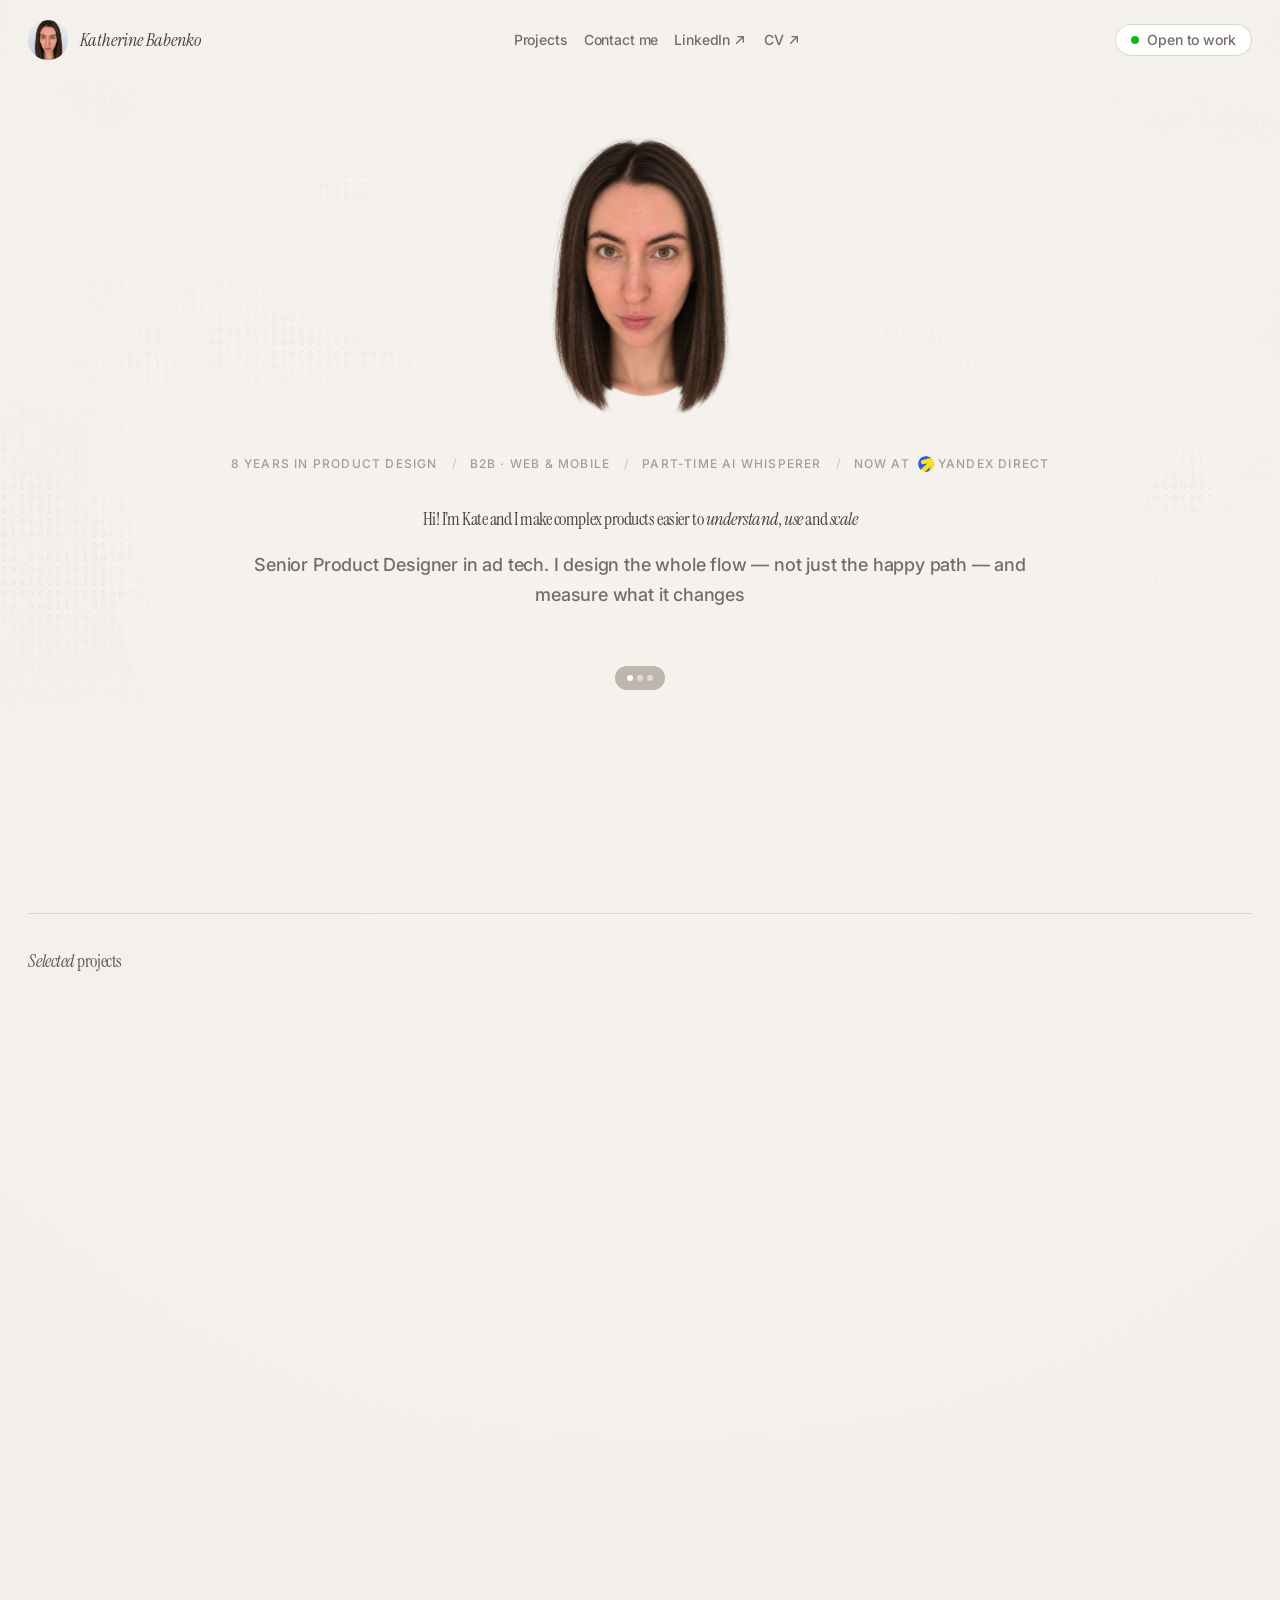
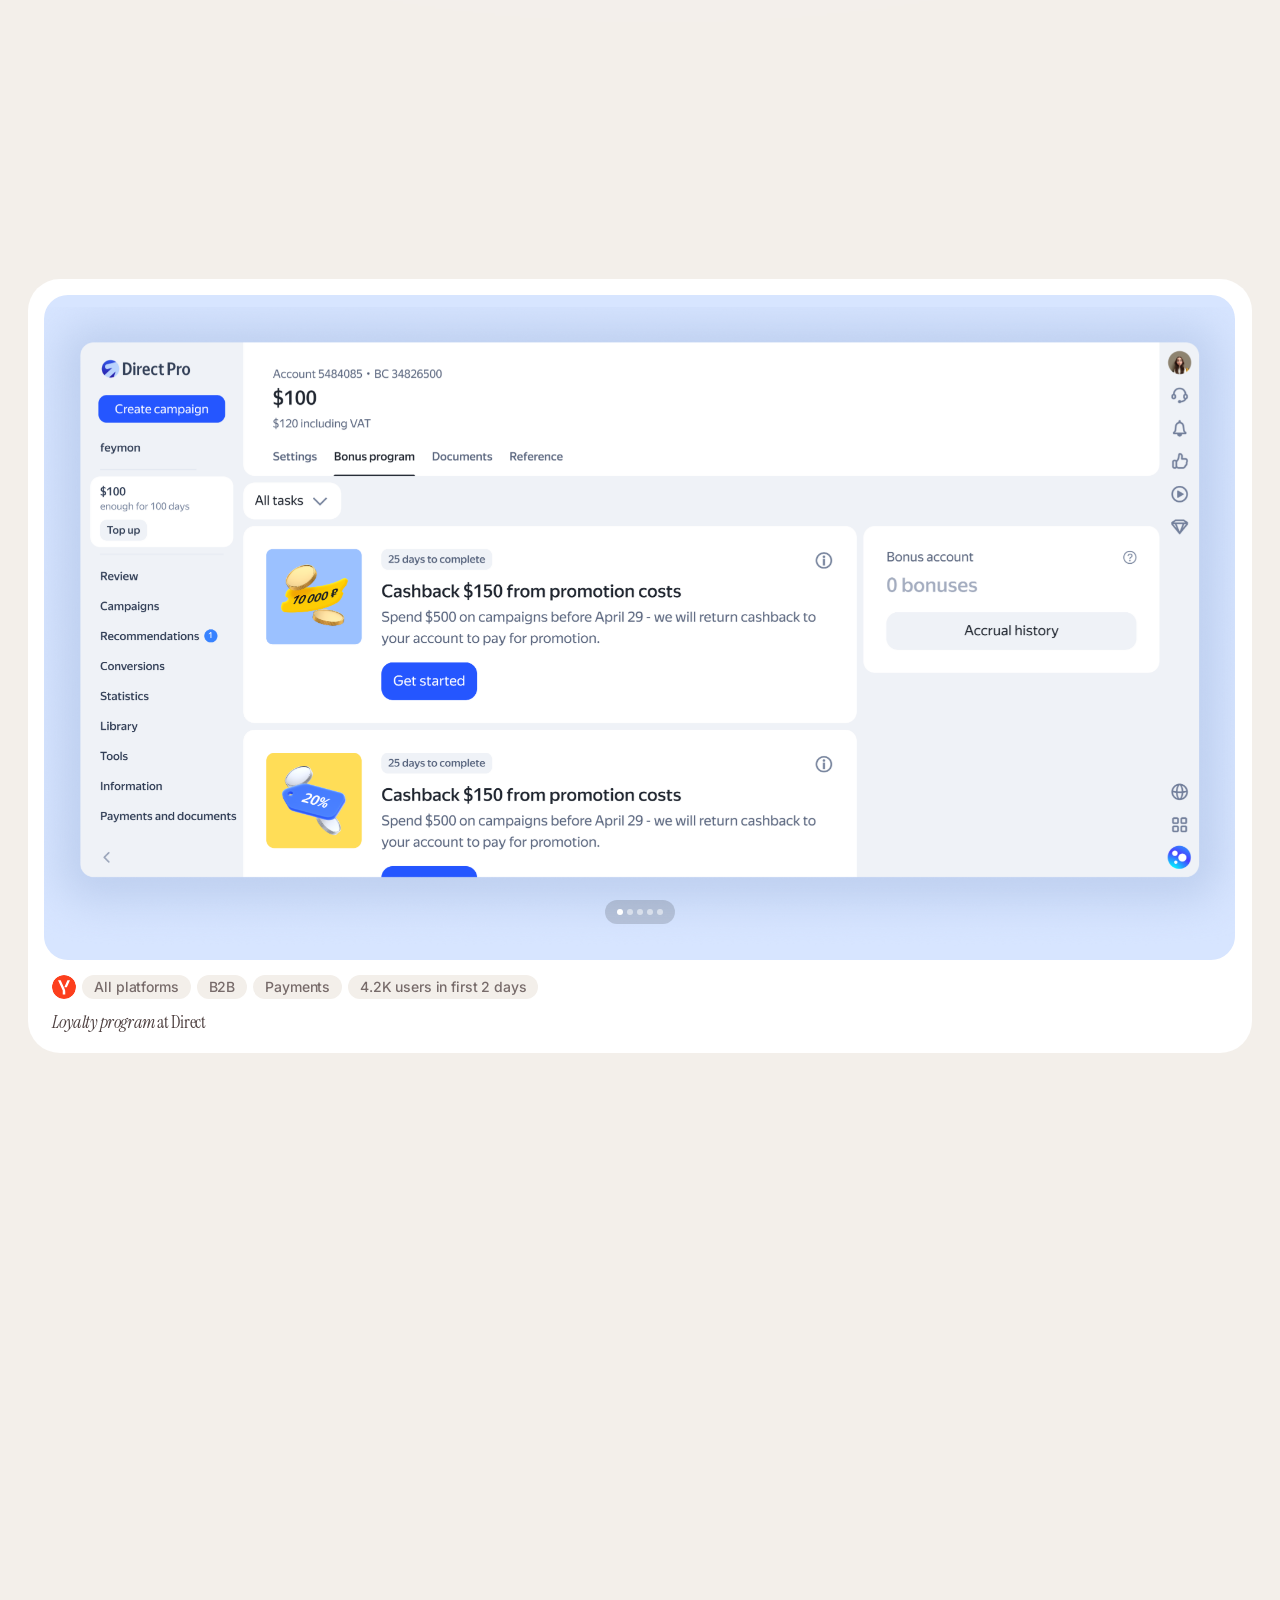
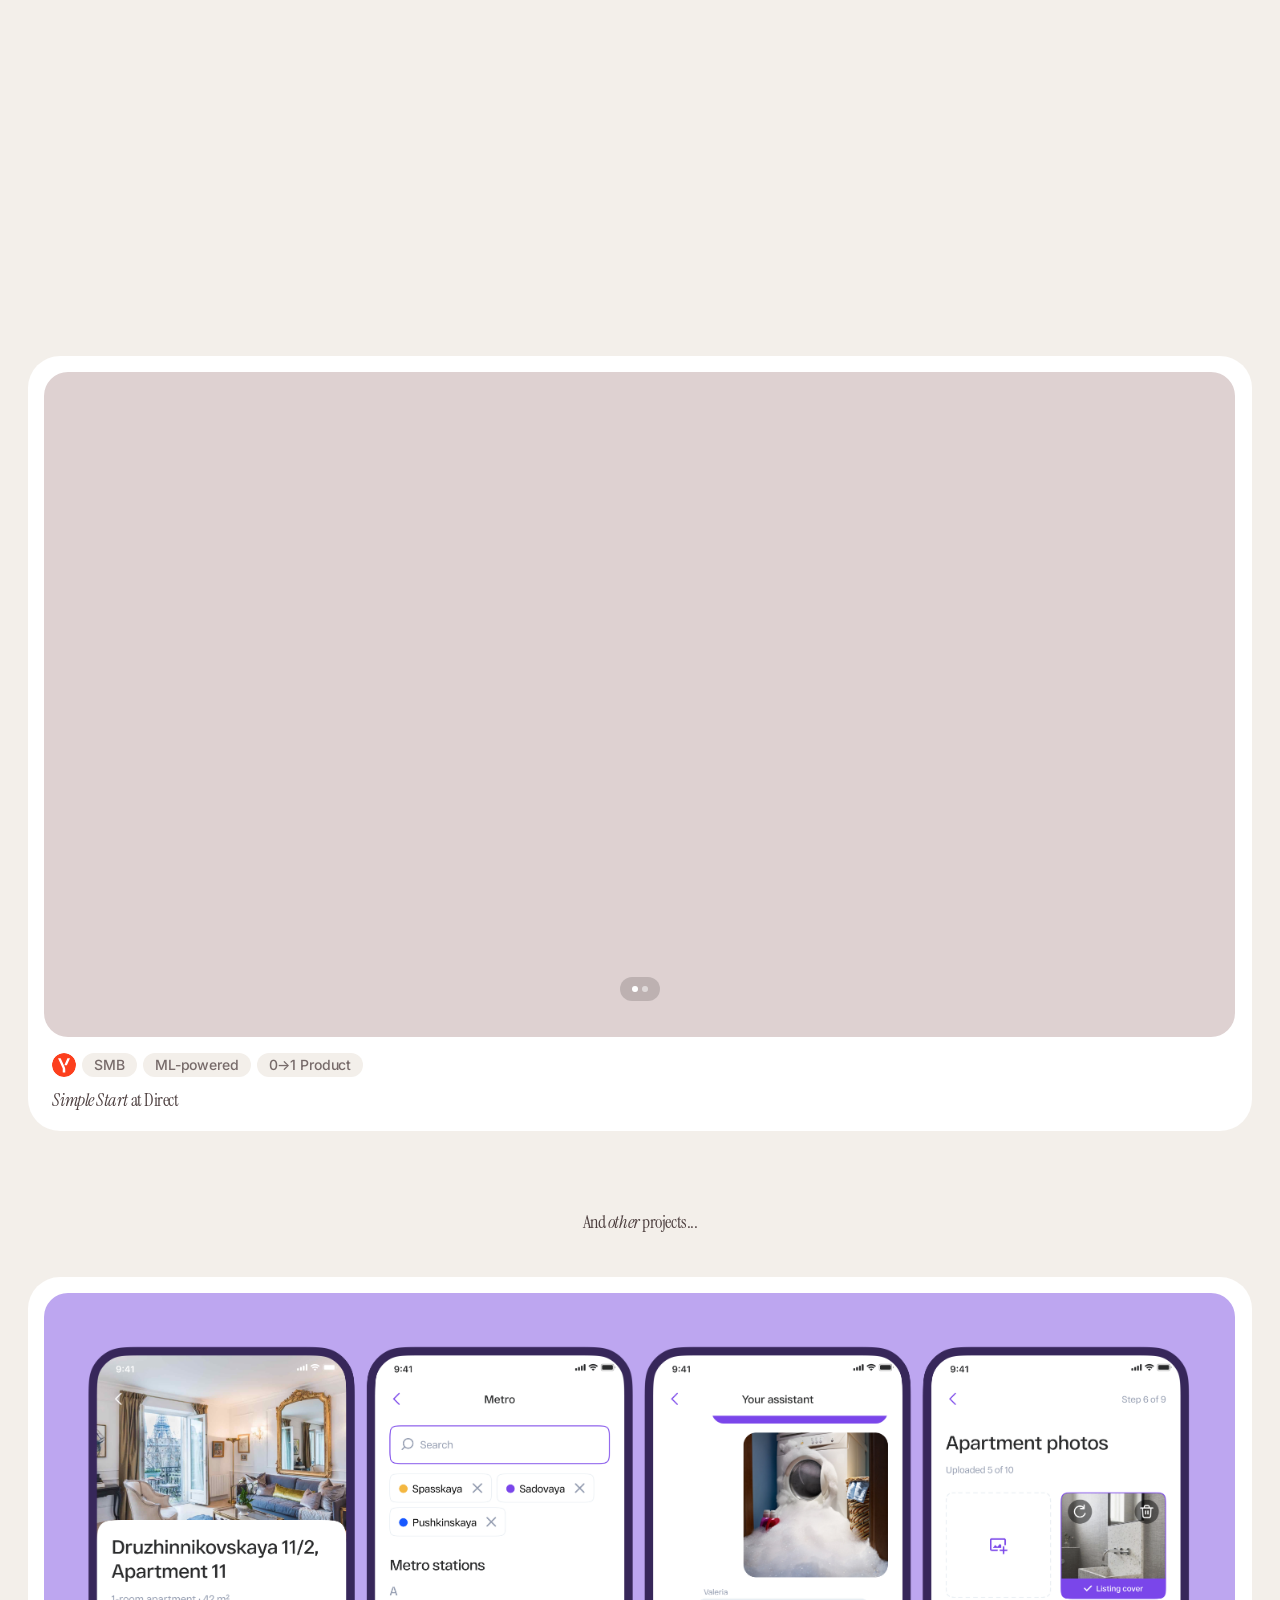
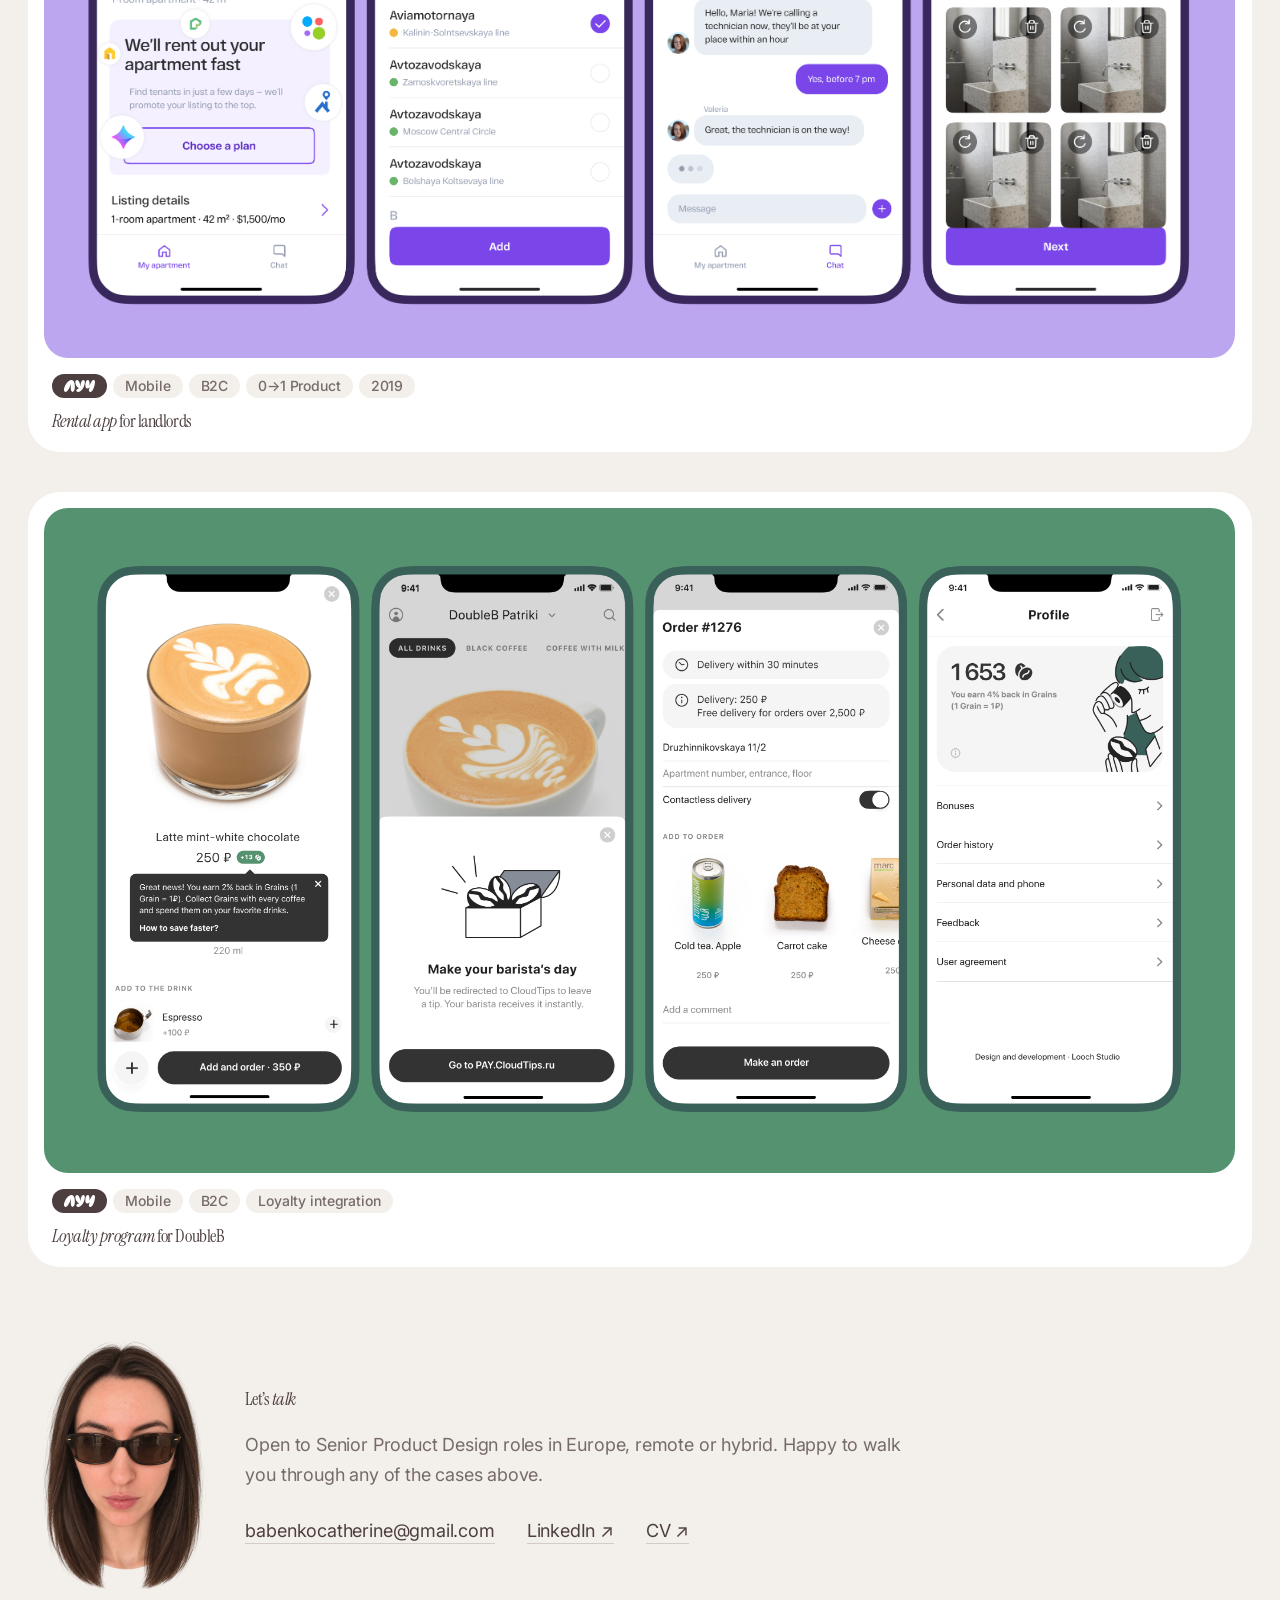
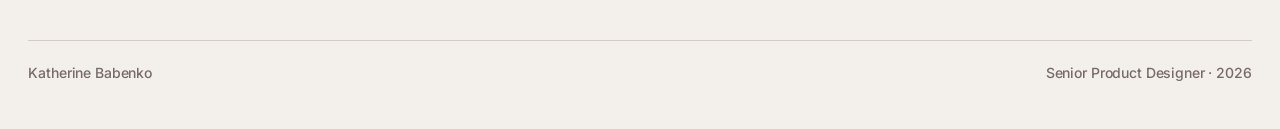
<file: index.html>
<!DOCTYPE html>
<html lang="en">
  <head>
    <meta charset="UTF-8" />
    <meta name="viewport" content="width=device-width, initial-scale=1.0" />
    <title>Katherine Babenko — Portfolio</title>
    <!-- The bar's avatar, as the tab's mark: the portrait on its plate -->
    <link rel="icon" type="image/png" sizes="32x32" href="assets/favicon-32.png" />
    <link rel="icon" type="image/png" sizes="16x16" href="assets/favicon-16.png" />
    <link rel="apple-touch-icon" sizes="180x180" href="assets/apple-touch-icon.png" />
    <!-- Google tag (gtag.js) — GA4, property «Portfolio» -->
    <script
      async
      src="https://www.googletagmanager.com/gtag/js?id=G-S8H2CMY41K"
    ></script>
    <script>
      window.dataLayer = window.dataLayer || [];
      function gtag() {
        dataLayer.push(arguments);
      }
      gtag("js", new Date());
      /* Only the live site reports: a local copy on 127.0.0.1 or a
         preview never reaches the account. */
      if (location.hostname === "feymonia.com") {
        gtag("config", "G-S8H2CMY41K");
      }
    </script>
    <link rel="preconnect" href="https://fonts.googleapis.com" />
    <link rel="preconnect" href="https://fonts.gstatic.com" crossorigin />
    <!-- Two families, and only the cuts the kit uses: Instrument Serif
         upright + italic, Inter Medium. -->
    <link
      href="https://fonts.googleapis.com/css2?family=Instrument+Serif:ital@0;1&family=Inter:wght@500&family=Caveat&display=swap"
      rel="stylesheet"
    />
    <!-- design system first: tokens, then components -->
    <link rel="stylesheet" href="design-system.css?v=20261018" />
    <link rel="stylesheet" href="styles.css?v=hero5" />
    <link rel="stylesheet" href="mobile.css?v=hero6" />
    <!-- Cards hide for the scroll reveal only when a script will show
         them: the observer must exist and motion must be wanted. If
         motion.js never arrives, the timer below shows everything. -->
    <script>
      if (
        "IntersectionObserver" in window &&
        !matchMedia("(prefers-reduced-motion: reduce)").matches
      ) {
        document.documentElement.classList.add("reveal-pending");
        window.__revealFallback = setTimeout(function () {
          document.documentElement.classList.remove("reveal-pending");
        }, 4000);
      }
    </script>
  </head>
  <body>
    <header class="nav is-entering" id="nav">
      <div class="wrap">
        <a href="#top" class="brand" aria-label="Home">
          <span class="brand__avatar" aria-hidden="true">
            <img src="assets/kate.png" alt="" width="45" height="45" />
          </span>
          <span class="brand__name">Katherine Babenko</span>
        </a>
        <nav class="links" aria-label="Primary">
          <a href="#projects" class="hide-sm">Projects</a>
          <a href="#contact" class="hide-sm">Contact me</a>
          <a
            href="https://www.linkedin.com/in/katherinebabenko/"
            class="link--external hide-sm"
            target="_blank"
            rel="noopener noreferrer"
          >
            LinkedIn
            <svg
              class="link__icon"
              width="16"
              height="16"
              viewBox="0 0 16 16"
              fill="none"
              aria-hidden="true"
            >
              <path
                d="M5.33333 4.66667C5.33333 4.29848 5.63181 4 6 4L11.3333 4C11.7015 4 12 4.29848 12 4.66667V10C12 10.3682 11.7015 10.6667 11.3333 10.6667C10.9651 10.6667 10.6667 10.3682 10.6667 10V6.27614L5.13807 11.8047C4.87772 12.0651 4.45561 12.0651 4.19526 11.8047C3.93491 11.5444 3.93491 11.1223 4.19526 10.8619L9.72386 5.33333L6 5.33333C5.63181 5.33333 5.33333 5.03486 5.33333 4.66667Z"
                fill="currentColor"
              />
            </svg>
          </a>
          <a
            href="https://drive.google.com/file/d/1n2hulpLPegE_FKUlJmMPAuQHcvfyVxjl/view?usp=sharing"
            class="link--external"
            target="_blank"
            rel="noopener noreferrer"
          >
            CV
            <svg
              class="link__icon"
              width="16"
              height="16"
              viewBox="0 0 16 16"
              fill="none"
              aria-hidden="true"
            >
              <path
                d="M5.33333 4.66667C5.33333 4.29848 5.63181 4 6 4L11.3333 4C11.7015 4 12 4.29848 12 4.66667V10C12 10.3682 11.7015 10.6667 11.3333 10.6667C10.9651 10.6667 10.6667 10.3682 10.6667 10V6.27614L5.13807 11.8047C4.87772 12.0651 4.45561 12.0651 4.19526 11.8047C3.93491 11.5444 3.93491 11.1223 4.19526 10.8619L9.72386 5.33333L6 5.33333C5.63181 5.33333 5.33333 5.03486 5.33333 4.66667Z"
                fill="currentColor"
              />
            </svg>
          </a>
        </nav>
        <a href="#contact" class="availability" aria-label="Open to work — get in touch">
          <span class="pulse"></span> Open to work
        </a>
      </div>
    </header>

    <main id="top">
      <!-- HeroSlider — three versions of Kate on one structure.
           Figma: 200:94679 (product designer), 173:23275 (tennis),
           203:37850 (pink ranger). Every slide is the same four parts in
           the same order; only the portrait, the meta line and the
           statement change. Driven by slider.js, the same engine the
           project cards use — here with --slider-edge narrowed so only
           the outer fifths navigate and the middle stays readable. -->
      <section
        class="hero slider is-entering"
        id="hero"
        data-slider
        aria-roledescription="carousel"
        aria-label="Kate, three ways"
      >
        <!-- Figma 200:94680 — a white rectangle under a 500px blur, kept
             as its own layer. It ends where it ends; nothing fades into
             the section below it. -->
        <div class="hero__glow" aria-hidden="true"></div>
        <canvas class="hero__pattern" aria-hidden="true"></canvas>

        <div class="slider__viewport hero__viewport">
          <article class="slide hero__slide" aria-label="Product designer">
            <div class="hero__portrait">
              <img
                src="assets/kate.png"
                alt="Katherine Babenko"
                width="280"
                height="280"
              />
            </div>

            <!-- The separators are read as punctuation, not content -->
            <p class="hero__meta">
              <span>8 years in product design</span>
              <span class="hero__meta-rule" aria-hidden="true">/</span>
              <span>B2B · web &amp; mobile</span>
              <span class="hero__meta-rule" aria-hidden="true">/</span>
              <span>Part-time AI whisperer</span>
              <span class="hero__meta-rule" aria-hidden="true">/</span>
              <span class="hero__meta-pair">
                <span>Now at</span>
                <span class="hero__meta-value">
                  <img
                    class="hero__meta-mark"
                    src="assets/direct-icon-16.svg"
                    alt=""
                    width="16"
                    height="16"
                  />
                  <span>Yandex Direct</span>
                </span>
              </span>
            </p>

            <h1 id="hero-heading" class="hero__title">
              Hi! I’m Kate and I make complex products easier to
              <em>understand</em>, <em>use</em> and <em>scale</em>
            </h1>

            <p class="hero__subtitle">
              Senior Product Designer in ad tech. I design the whole flow — not just
              the happy path — and measure what it changes
            </p>
          </article>

          <article class="slide hero__slide" aria-label="Tennis">
            <div class="hero__portrait">
              <img
                src="assets/hero/kate-tennis.png"
                alt="Katherine Babenko in a tennis visor"
                width="280"
                height="280"
              />
            </div>

            <p class="hero__meta">
              <span>2+ years in tennis</span>
              <span class="hero__meta-rule" aria-hidden="true">/</span>
              <span>Working on my serve</span>
              <span class="hero__meta-rule" aria-hidden="true">/</span>
              <span class="hero__meta-pair">
                <span>Team</span>
                <span class="hero__meta-value">
                  <span class="hero__meta-mark" aria-hidden="true">🎾</span>
                  <span>Aryna Sabalenka</span>
                </span>
              </span>
            </p>

            <!-- The kit breaks both personal statements by hand, so the
                 line is part of the writing rather than of the measure. -->
            <h2 class="hero__title">
              Still Kate, but now I make tennis balls<br />
              <em>harder to return</em>
            </h2>

            <p class="hero__subtitle">
              Same rule on court as at work: iterate until it lands
            </p>
          </article>

          <article class="slide hero__slide" aria-label="Pink Ranger">
            <div class="hero__portrait">
              <img
                src="assets/hero/kate-ranger.png"
                alt="Katherine Babenko in a Pink Ranger helmet"
                width="280"
                height="280"
              />
            </div>

            <p class="hero__meta hero__meta--pink">
              <span>90s kid</span>
              <span class="hero__meta-rule" aria-hidden="true">/</span>
              <span>First UI: a Tamagotchi</span>
              <span class="hero__meta-rule" aria-hidden="true">/</span>
              <span class="hero__meta-pair">
                <span>Favorite color</span>
                <span class="hero__meta-value">
                  <span class="hero__meta-mark" aria-hidden="true">🩷</span>
                  <span>Pink</span>
                </span>
              </span>
            </p>

            <h2 class="hero__title">
              As a kid, I wanted to be the Pink Ranger.<br />
              I still <em>fight chaos</em> — in product flows
            </h2>

            <p class="hero__subtitle">
              Bright colors, big missions, saving the day — still my favorite kind
              of brief
            </p>
          </article>
        </div>
      </section>

      <section
        class="projects-intro"
        id="projects"
        aria-labelledby="projects-heading"
      >
        <h2 id="projects-heading" class="projects-intro__title">
          <em>Selected</em> projects
        </h2>

        <article class="project-card">
          <!-- The app case — Section 5 of the kit, in the order it lays the
               frames out left to right. The first is a photograph with the
               phone already in it; the rest are cut-outs the slide has
               already cropped. Each is placed by its own coordinates, so
               the positions live in the CSS, not here. -->
          <div
            class="project-card__stage project-card__stage--app slider"
            data-slider
            aria-label="Direct app"
          >
            <div class="slider__viewport">
              <div class="slide">
                <img
                  class="app-media app-media--hand"
                  src="assets/slides/app/01-app.png"
                  alt="A hand holding a phone with the Direct app open on it: the balance, a cashback offer and the campaign summary"
                  width="3850"
                  height="3607"
                />
              </div>
              <div class="slide">
                <img
                  class="app-media app-media--screens"
                  src="assets/slides/app/02-screens.png"
                  alt="Three screens of the Direct app: choosing how to create an ad, promoting a business on Maps, and picking a monthly budget"
                  width="2400"
                  height="1500"
                  loading="lazy"
                />
              </div>
              <div class="slide">
                <img
                  class="app-media app-media--pair"
                  src="assets/slides/app/03-recommendations.png"
                  alt="Two screens of the Direct app: the list of recommendations, and one of them opened on optimising ad text"
                  width="1408"
                  height="1368"
                  loading="lazy"
                />
              </div>
              <div class="slide">
                <img
                  class="app-media app-media--pair"
                  src="assets/slides/app/04-top-up.png"
                  alt="Two screens of the Direct app: topping up the account, and the promo codes available for it"
                  width="1408"
                  height="1368"
                  loading="lazy"
                />
              </div>
            </div>
          </div>
          <header class="project-card__caption">
            <ul class="project-card__tags">
              <li class="tag tag--mark">
                <img src="assets/yandex-mark.svg" alt="Yandex" width="24" height="24" />
              </li>
              <li class="tag tag--neutral">Mobile</li>
              <li class="tag tag--neutral">B2B</li>
              <li class="tag tag--neutral">0→1 Product</li>
            </ul>
            <h3 class="project-card__title">
              Direct <em>app</em>
            </h3>
          </header>
        </article>

        <article class="project-card">
          <!-- Four frames, in the order the kit lays them out left to right
               (237:51361). Each export is 2x and transparent around its
               content, so the tinted plate behind it is the stage's own. -->
          <div
            class="project-card__stage project-card__stage--loyalty slider"
            data-slider
            aria-label="Loyalty program at Direct"
          >
            <div class="slider__viewport">
              <div class="slide">
                <img
                  class="project-card__ui"
                  src="assets/slides/loyalty/01-bonus-program.png"
                  alt="Direct Pro bonus programme — the list of tasks an advertiser can complete"
                  width="2688"
                  height="1445"
                />
              </div>
              <div class="slide">
                <img
                  class="project-card__ui"
                  src="assets/slides/loyalty/02-mobile.png"
                  alt="The bonus programme on mobile — budget, tasks and a reward notification"
                  width="1580"
                  height="1500"
                  loading="lazy"
                />
              </div>
              <div class="slide">
                <img
                  class="project-card__ui"
                  src="assets/slides/loyalty/03-promo-card.png"
                  alt="A promo card for a special occasion, on the phone"
                  width="1383"
                  height="1500"
                  loading="lazy"
                />
                <!-- Broken by hand where the macket breaks it, like the
                     hero statements — the measure alone would wrap it a
                     word late. -->
                <p class="stage-note stage-note--aside">
                  An eye-catching card<br />for special occasions
                </p>
                <img
                  class="stage-note__arrow"
                  src="assets/annotation-arrow.svg"
                  alt=""
                  aria-hidden="true"
                  width="113"
                  height="79"
                  loading="lazy"
                />
              </div>
              <div class="slide">
                <img
                  class="project-card__ui"
                  src="assets/slides/loyalty/04-campaigns.png"
                  alt="The campaigns table in Direct Pro with the bonus widget in the sidebar"
                  width="2688"
                  height="1472"
                  loading="lazy"
                />
              </div>
              <!-- The plate under this one is the stage's, switched by its
                   index — see .project-card__stage--loyalty[data-slide] -->
              <div class="slide">
                <img
                  class="project-card__shot"
                  src="assets/slides/loyalty/05-before.png"
                  alt="The bonus programme before the redesign — a bonus balance above a list of current promotions"
                  width="2025"
                  height="1171"
                  loading="lazy"
                />
                <p class="stage-note stage-note--label">Before</p>
              </div>
            </div>
          </div>
          <!-- ProjectCardContent: tags, then title. Only the content below
               changes per project. -->
          <header class="project-card__caption">
            <ul class="project-card__tags">
              <li class="tag tag--mark">
                <img src="assets/yandex-mark.svg" alt="Yandex" width="24" height="24" />
              </li>
              <li class="tag tag--neutral">All platforms</li>
              <li class="tag tag--neutral">B2B</li>
              <li class="tag tag--neutral">Payments</li>
              <li class="tag tag--neutral">4.2K users in first 2 days</li>
            </ul>
            <h3 class="project-card__title">
              <em>Loyalty program</em> at Direct
            </h3>
          </header>
        </article>

        <article class="project-card">
          <div
            class="project-card__stage project-card__stage--overdraft slider"
            data-slider
            aria-label="Overdraft"
          >
            <div class="slider__viewport">
              <!-- A frame can be a video. slider.js starts it when this
                   slide is the one on stage and the card is on screen,
                   and pauses it the moment either stops being true. -->
              <div class="slide">
                <video
                  class="overdraft-media overdraft-media--video"
                  src="assets/slides/overdraft/01-flow.mp4"
                  width="1360"
                  height="650"
                  muted
                  loop
                  playsinline
                  preload="metadata"
                  aria-label="The overdraft flow end to end: finding it, activating it, spending it and paying it back"
                ></video>
              </div>
              <!-- One dialog, ten states, cross-faded on the spot by
                   slider.js while this slide is the one on stage. -->
              <div class="slide">
                <div
                  class="overdraft-states"
                  data-states
                  role="img"
                  aria-label="Ten states of the overdraft dialog: limits, warnings, errors, repayment and the states in between"
                >
                  <img src="assets/slides/overdraft/states/01.png" alt="" width="1440" height="1132" loading="lazy" />
                  <img src="assets/slides/overdraft/states/02.png" alt="" width="1440" height="1132" loading="lazy" />
                  <img src="assets/slides/overdraft/states/03.png" alt="" width="1440" height="1132" loading="lazy" />
                  <img src="assets/slides/overdraft/states/04.png" alt="" width="1440" height="1132" loading="lazy" />
                  <img src="assets/slides/overdraft/states/05.png" alt="" width="1440" height="1132" loading="lazy" />
                  <img src="assets/slides/overdraft/states/06.png" alt="" width="1440" height="1132" loading="lazy" />
                  <img src="assets/slides/overdraft/states/07.png" alt="" width="1440" height="1132" loading="lazy" />
                  <img src="assets/slides/overdraft/states/08.png" alt="" width="1440" height="1132" loading="lazy" />
                  <img src="assets/slides/overdraft/states/09.png" alt="" width="1440" height="1132" loading="lazy" />
                  <img src="assets/slides/overdraft/states/10.png" alt="" width="1440" height="1132" loading="lazy" />
                </div>
              </div>
              <div class="slide">
                <img
                  class="overdraft-media overdraft-media--mobile"
                  src="assets/slides/overdraft/03-mobile.png"
                  alt="Overdraft on mobile: the available limit, and the warning once it has been spent"
                  width="2370"
                  height="2250"
                  loading="lazy"
                />
              </div>
              <div class="slide">
                <img
                  class="overdraft-media overdraft-media--onboarding"
                  src="assets/slides/overdraft/04-onboarding.png"
                  alt="Three onboarding screens explaining what an overdraft is, how to enable it and how to repay it"
                  width="2606"
                  height="1770"
                  loading="lazy"
                />
              </div>
            </div>
          </div>
          <header class="project-card__caption">
            <ul class="project-card__tags">
              <li class="tag tag--mark">
                <img
                  src="assets/yandex-mark.svg"
                  alt="Yandex"
                  width="24"
                  height="24"
                />
              </li>
              <li class="tag tag--neutral">B2B</li>
              <li class="tag tag--neutral">Payments</li>
              <li class="tag tag--neutral">+40% adoption</li>
            </ul>
            <h3 class="project-card__title">Overdraft</h3>
          </header>
        </article>

        <article class="project-card">
          <div
            class="project-card__stage project-card__stage--simple slider"
            data-slider
            aria-label="Simple Start at Direct"
          >
            <div class="slider__viewport">
              <div class="slide">
                <video
                  class="simple-media simple-media--video"
                  src="assets/slides/simple-campaign/01-demo.mp4"
                  width="2040"
                  height="976"
                  muted
                  loop
                  playsinline
                  preload="metadata"
                  aria-label="Creating a campaign in Direct from a single website link, step by step, to a launched ad"
                ></video>
              </div>
              <div class="slide">
                <video
                  class="simple-media simple-media--video"
                  src="assets/slides/simple-campaign/02-demo.mp4"
                  width="2040"
                  height="976"
                  muted
                  loop
                  playsinline
                  preload="none"
                  aria-label="The last steps of creating a campaign: previewing how the ads will look on Yandex Maps, before and after launch"
                ></video>
              </div>
            </div>
          </div>
          <header class="project-card__caption">
            <ul class="project-card__tags">
              <li class="tag tag--mark">
                <img
                  src="assets/yandex-mark.svg"
                  alt="Yandex"
                  width="24"
                  height="24"
                />
              </li>
              <li class="tag tag--neutral">SMB</li>
              <li class="tag tag--neutral">ML-powered</li>
              <li class="tag tag--neutral">0→1 Product</li>
            </ul>
            <h3 class="project-card__title">
              <em>Simple Start</em> at Direct
            </h3>
          </header>
        </article>
      </section>

      <!-- Hidden for now: the Yandex Business case has no frames yet. Delete
           the `hidden` attribute to bring the heading and the card back. -->
      <section class="highlight" aria-labelledby="highlight-heading" hidden>
        <h2 id="highlight-heading" class="highlight__title">
          <em>Cashback</em> that advertisers<br />
          actually claim
        </h2>

        <article class="project-card">
          <div
            class="project-card__stage slider slider--on-dark"
            data-slider
            aria-label="Yandex Business"
          >
            <div class="slider__viewport">
              <!-- TODO: заменить заглушки на кадры кейса -->
              <div class="slide slide--dark"></div>
              <div class="slide slide--dark"></div>
              <div class="slide slide--dark"></div>
            </div>
          </div>
          <header class="project-card__caption">
            <ul class="project-card__tags">
              <li class="tag tag--mark">
                <img src="assets/yandex-mark.svg" alt="Yandex" width="24" height="24" />
              </li>
              <li class="tag tag--neutral">SMB</li>
              <li class="tag tag--neutral">Self-serve advertising</li>
              <li class="tag tag--neutral">Completion 23% → 67%</li>
              <li class="tag tag--neutral">+24% campaigns</li>
            </ul>
            <h3 class="project-card__title">
              <em>Campaign setup</em> at Yandex Business
            </h3>
          </header>
        </article>
      </section>

      <!-- Figma 218:51164. Two cases from before Yandex, each one frame on
           its own plate, so neither card is a slider. -->
      <section class="other-projects" aria-labelledby="other-projects-heading">
        <h2 id="other-projects-heading" class="other-projects__title">
          And <em>other</em> projects...
        </h2>

        <article class="project-card">
          <div class="project-card__stage project-card__stage--rental">
            <img
              class="other-media other-media--rental"
              src="assets/slides/rental/01-rental.png"
              alt="Four screens of the rental app: a listing, choosing metro stations, a chat with the assistant, and uploading apartment photos"
              width="2514"
              height="1269"
              loading="lazy"
            />
          </div>
          <header class="project-card__caption">
            <ul class="project-card__tags">
              <li class="tag tag--studio">
                <img src="assets/looch-mark.svg" alt="Looch Studio" width="31" height="12" />
              </li>
              <li class="tag tag--neutral">Mobile</li>
              <li class="tag tag--neutral">B2C</li>
              <li class="tag tag--neutral">0→1 Product</li>
              <li class="tag tag--neutral">2019</li>
            </ul>
            <h3 class="project-card__title">
              <em>Rental app</em> for landlords
            </h3>
          </header>
        </article>

        <article class="project-card">
          <div class="project-card__stage project-card__stage--doubleb">
            <img
              class="other-media other-media--doubleb"
              src="assets/slides/doubleb/01-doubleb.png"
              alt="Four screens of the DoubleB app: a drink, the menu, an order, and the loyalty profile with its grain balance"
              width="2488"
              height="1294"
              loading="lazy"
            />
          </div>
          <header class="project-card__caption">
            <ul class="project-card__tags">
              <li class="tag tag--studio">
                <img src="assets/looch-mark.svg" alt="Looch Studio" width="31" height="12" />
              </li>
              <li class="tag tag--neutral">Mobile</li>
              <li class="tag tag--neutral">B2C</li>
              <li class="tag tag--neutral">Loyalty integration</li>
            </ul>
            <h3 class="project-card__title">
              <em>Loyalty program</em> for DoubleB
            </h3>
          </header>
        </article>
      </section>

      <section class="contact" id="contact" aria-labelledby="contact-heading">
        <!-- Figma 465:107629: the portrait sits flush against the text column,
             both centred on one line -->
        <div class="contact__portrait">
          <img
            src="assets/kate-contact.png"
            alt=""
            width="217"
            height="253"
          />
        </div>
        <div class="contact__body">
          <h2 id="contact-heading" class="contact__title">
            Let’s <em>talk</em>
          </h2>
          <p class="contact__lead">
            Open to Senior Product Design roles in Europe, remote or hybrid. Happy
            to walk you through any of the cases above.
          </p>
          <ul class="contact__links">
            <li>
              <a href="mailto:babenkocatherine@gmail.com"
                >babenkocatherine@gmail.com</a
              >
            </li>
            <li>
              <a
                href="https://www.linkedin.com/in/katherinebabenko/"
                target="_blank"
                rel="noopener noreferrer"
              >LinkedIn ↗</a
              >
            </li>
            <li>
              <a href="https://drive.google.com/file/d/1n2hulpLPegE_FKUlJmMPAuQHcvfyVxjl/view?usp=sharing" target="_blank" rel="noopener noreferrer"
              >CV ↗</a
              >
            </li>
          </ul>
        </div>
      </section>
    </main>

    <footer class="footer">
      <div class="footer__inner">
        <span>Katherine Babenko</span>
        <span
          ><span class="footer__level">Senior </span>Product Designer<span
            class="footer__year"
          >
            · 2026</span
          ></span
        >
      </div>
    </footer>

    <script src="slider.js?v=20261020" defer></script>
    <script src="marquee.js" defer></script>
    <script src="motion.js?v=20261018b" defer></script>
    <script src="analytics.js" defer></script>
    <script src="hero-pattern.js" defer></script>
  </body>
</html>
</file>
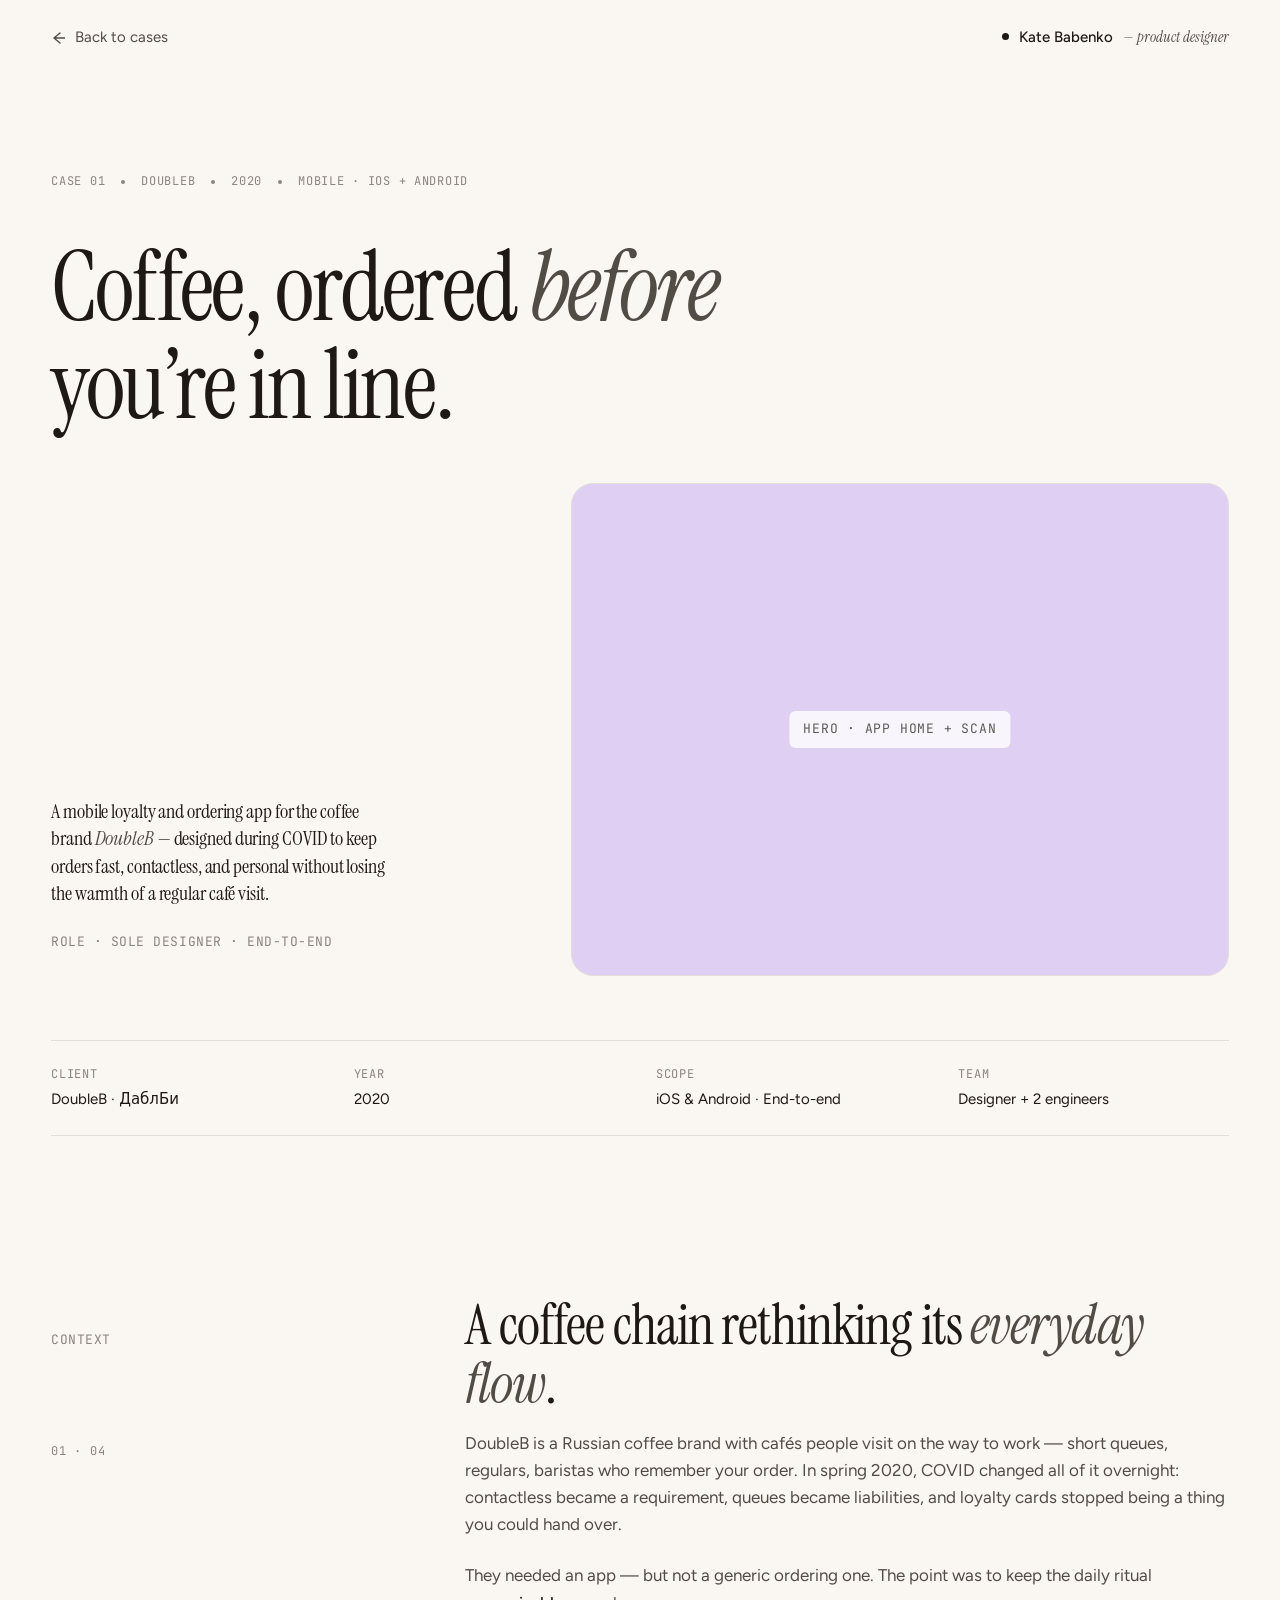
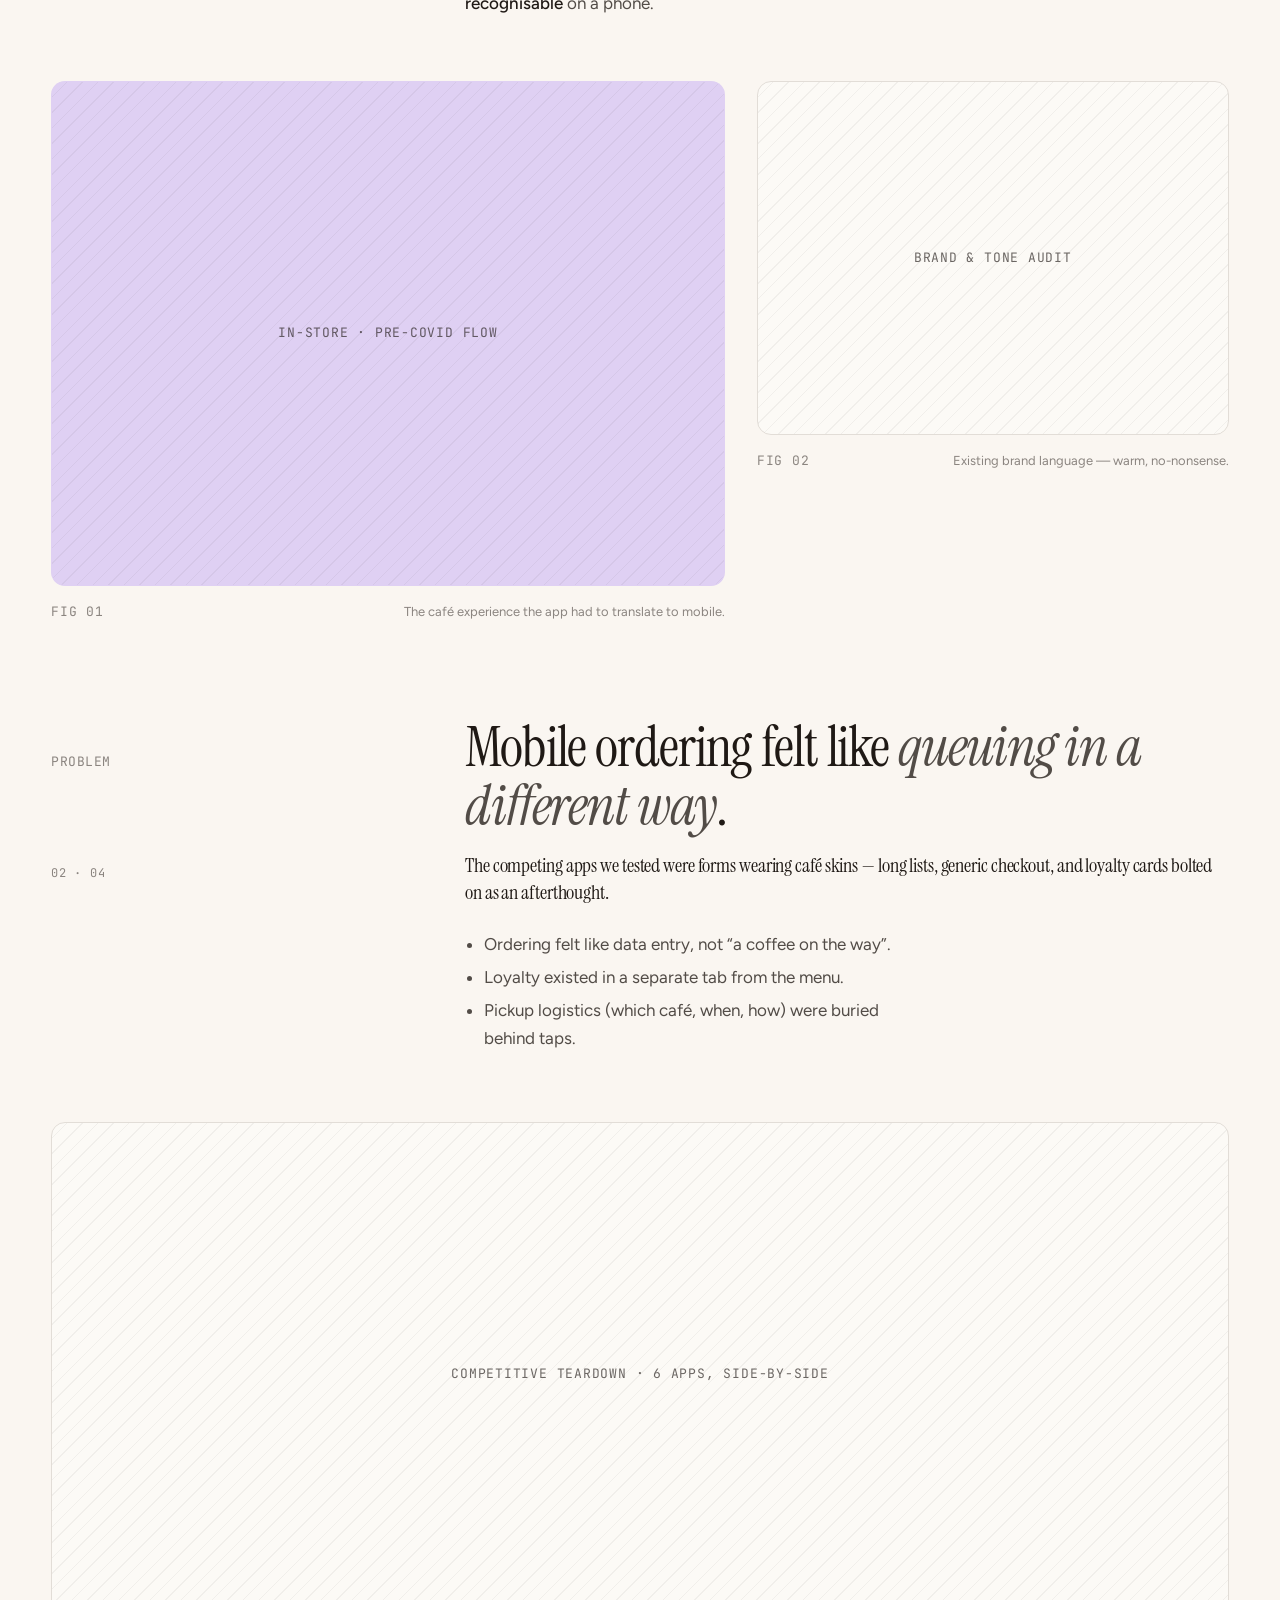
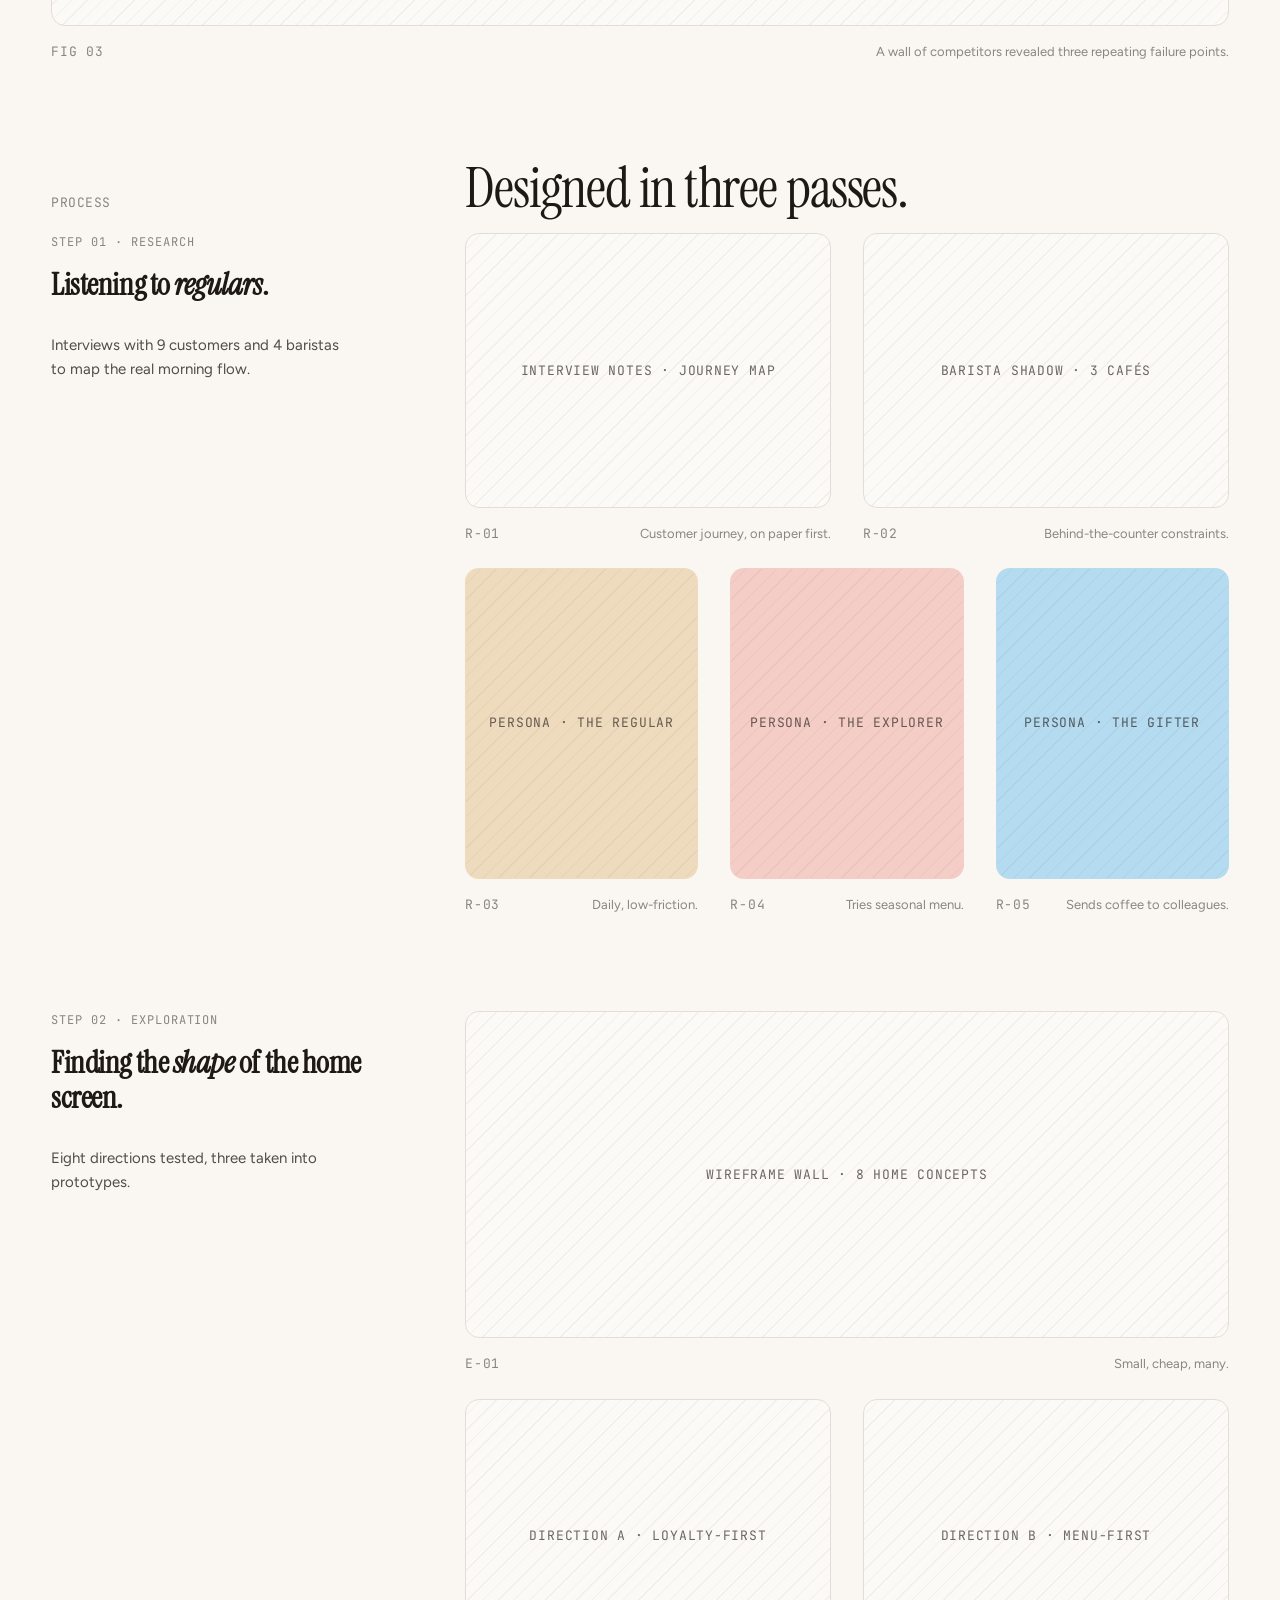
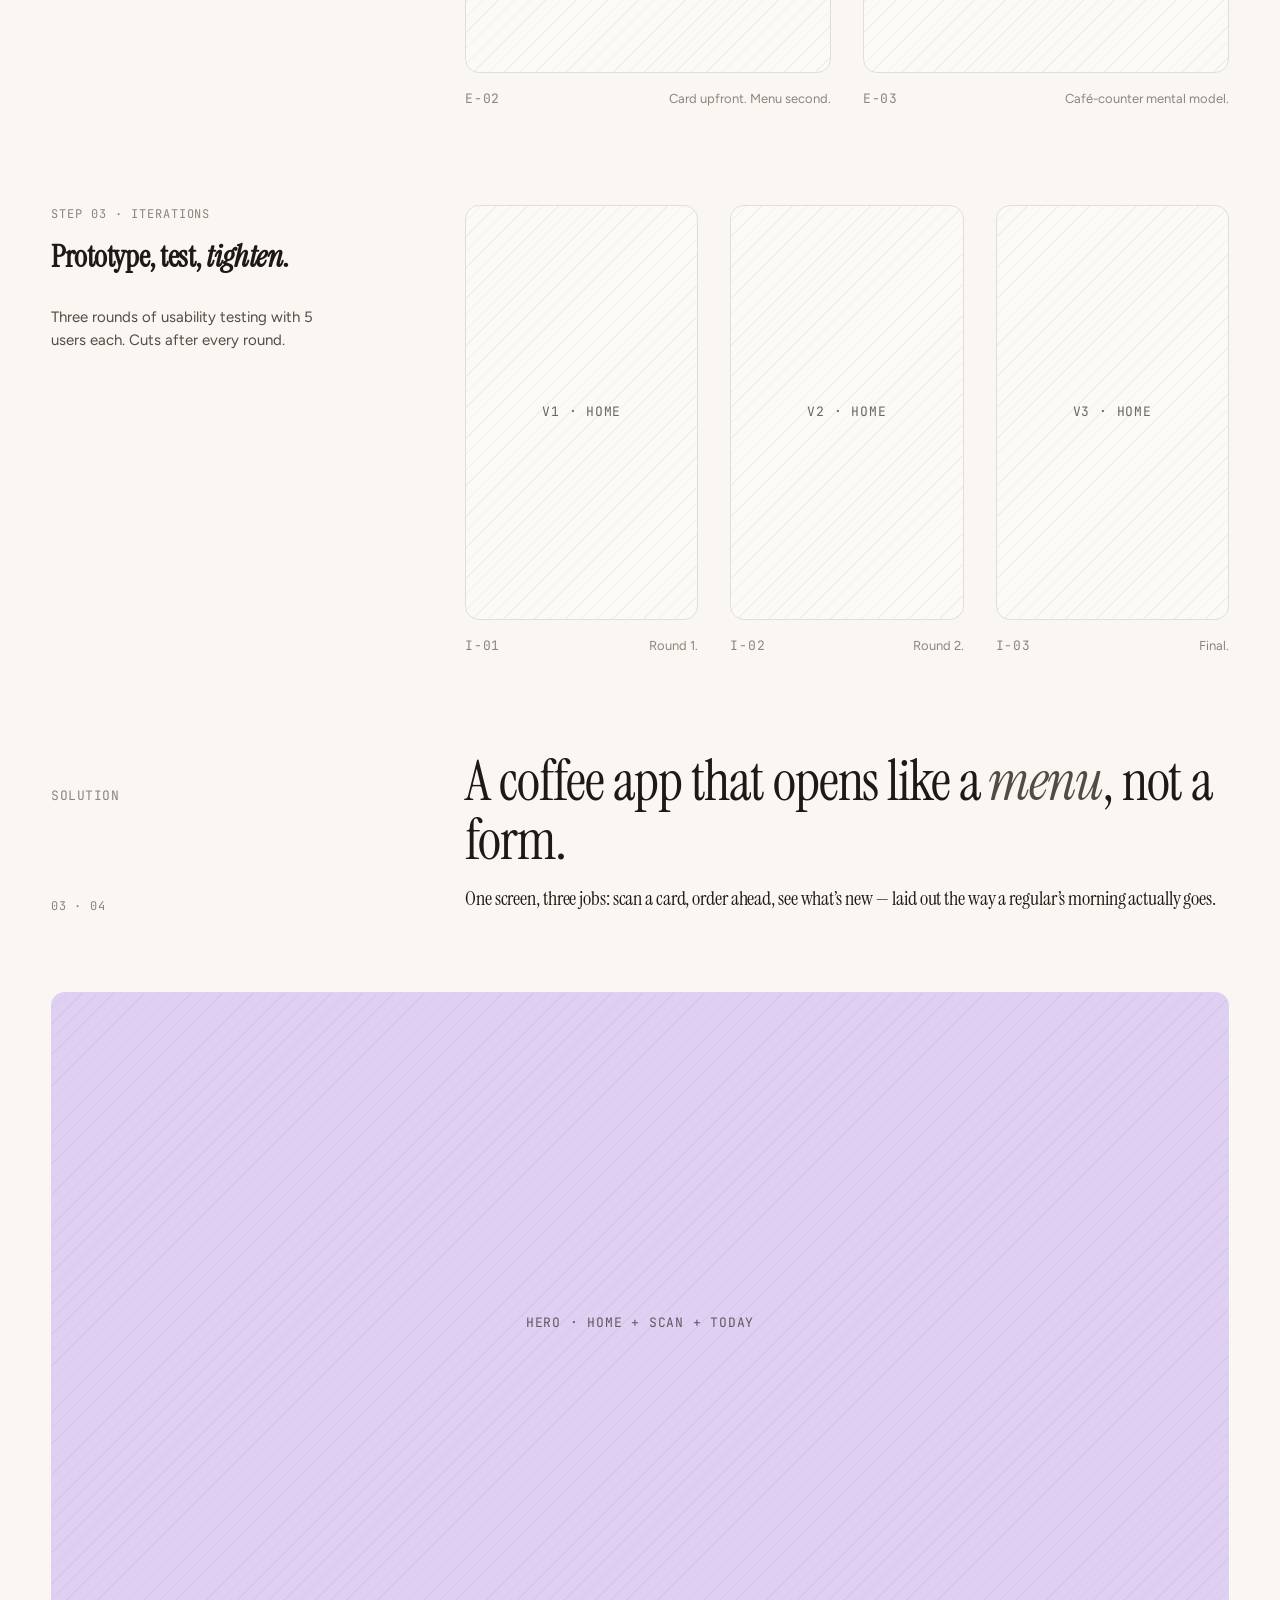
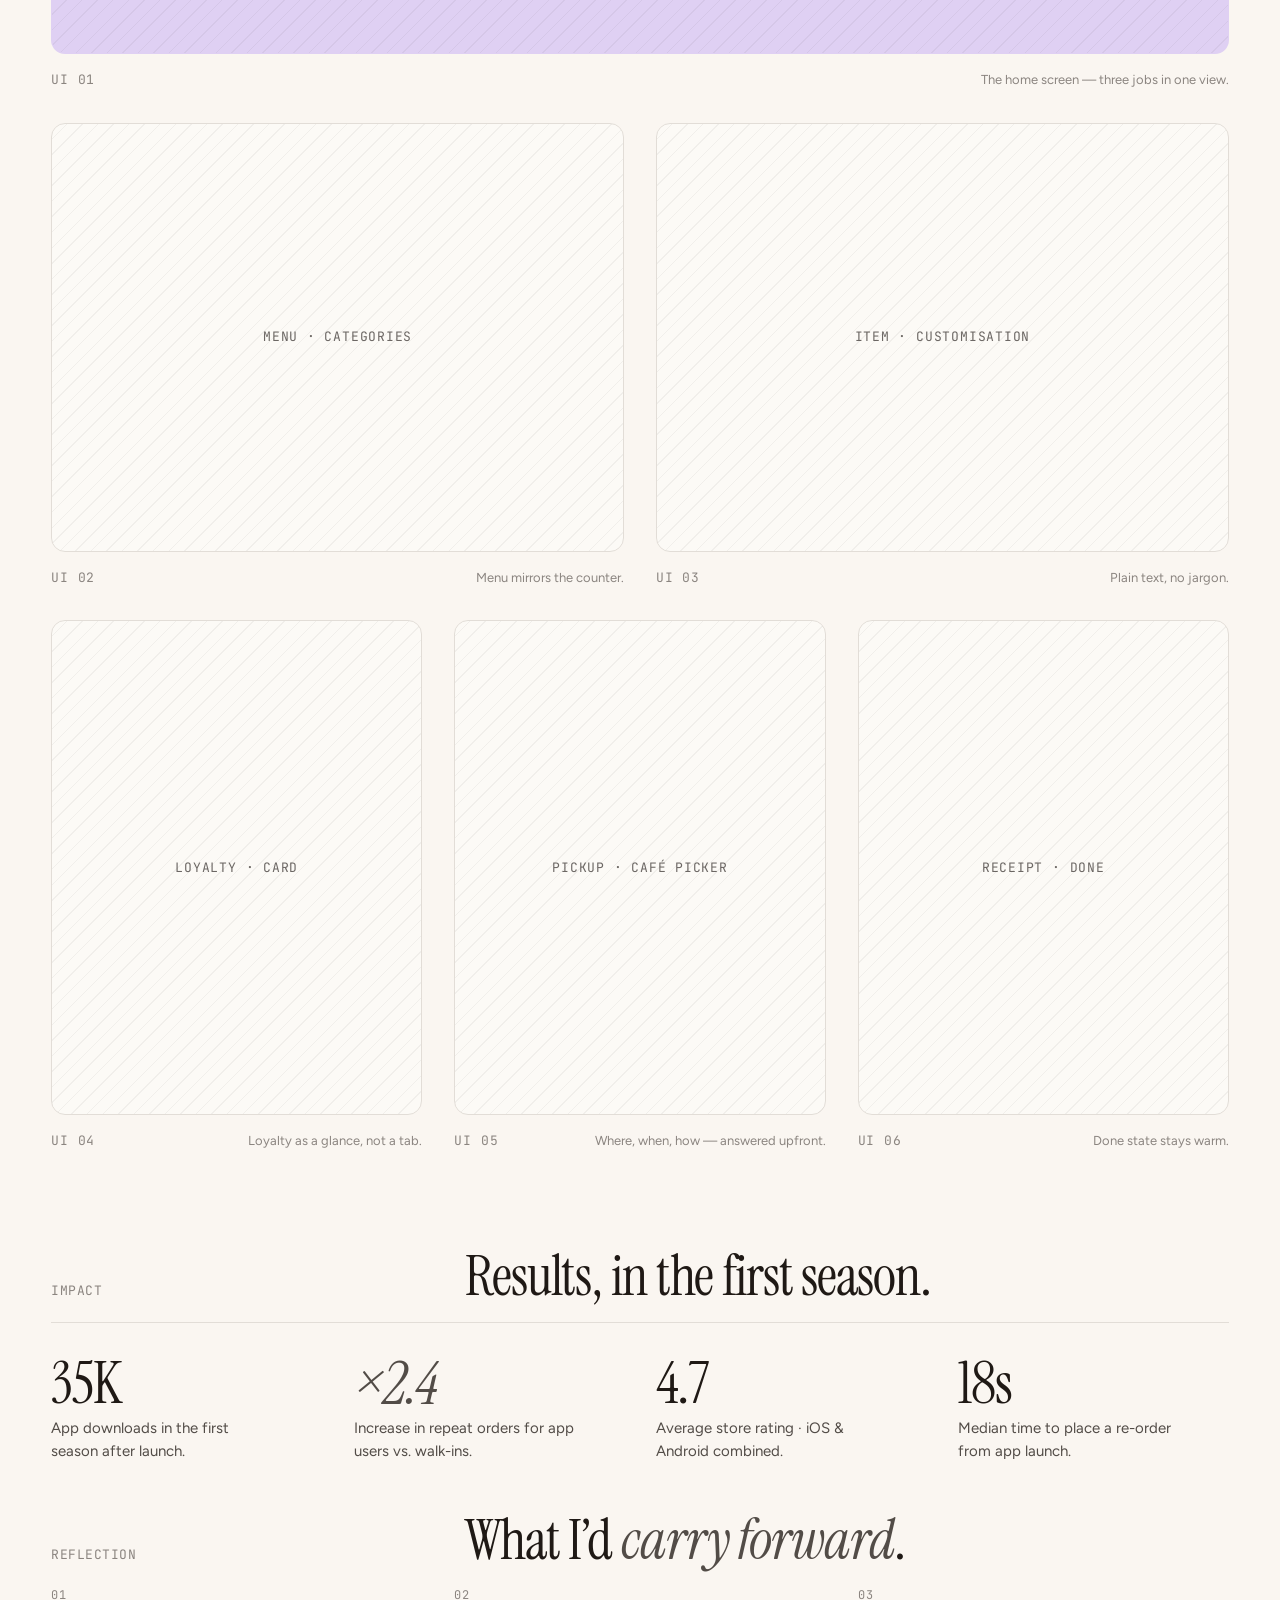
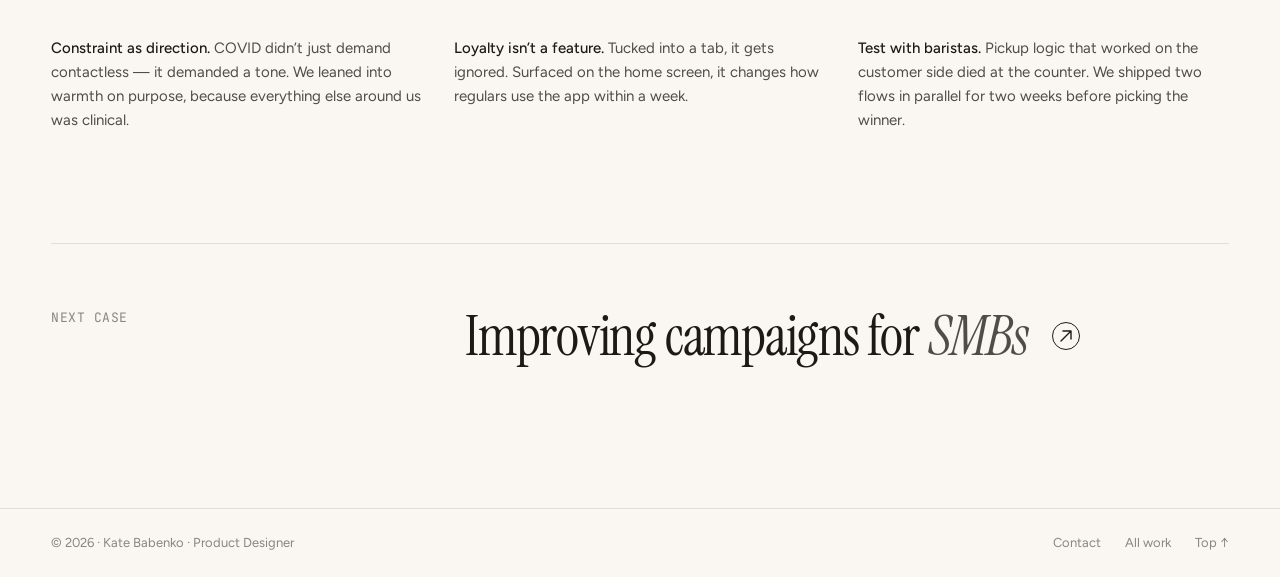
<file: cases/doubleb.html>
<!doctype html>
<html lang="en">
<head>
<meta charset="utf-8" />
<meta name="viewport" content="width=device-width, initial-scale=1" />
<title>ДаблБи · DoubleB — Coffee, ordered before you’re in line · Kate Babenko</title>
<meta name="description" content="Mobile loyalty and ordering app for the coffee brand DoubleB. End-to-end product design by Kate Babenko, 2020." />
<link rel="stylesheet" href="case.css" />
</head>
<body>

<!-- ============== HEADER ============== -->
<header class="nav" id="nav">
  <div class="wrap">
    <a class="back-link" href="../Portfolio.html#work">
      <svg width="14" height="14" viewBox="0 0 14 14" fill="none" aria-hidden="true">
        <path d="M9 2 L3 7 L9 12 M3 7 H14" stroke="currentColor" stroke-width="1.5" stroke-linecap="round" stroke-linejoin="round"/>
      </svg>
      Back to cases
    </a>
    <a class="brand" href="../Portfolio.html">
      <span class="dot" aria-hidden="true"></span>
      <b>Kate Babenko</b>
      <span class="role">— product designer</span>
    </a>
  </div>
</header>

<main>

<!-- ============== HERO ============== -->
<section class="case-hero">
  <div class="wrap">
    <div class="meta-row t-mono">
      <span>Case 01</span>
      <span class="pip" aria-hidden="true"></span>
      <span>DoubleB</span>
      <span class="pip" aria-hidden="true"></span>
      <span>2020</span>
      <span class="pip" aria-hidden="true"></span>
      <span>Mobile · iOS + Android</span>
    </div>

    <h1 class="t-display">
      Coffee, ordered <em>before</em><br/>
      you’re in line.
    </h1>

    <div class="hero-grid">
      <div class="intro">
        <p class="t-lead measure">
          A mobile loyalty and ordering app for the coffee brand <em>DoubleB</em> — designed during COVID to keep orders fast, contactless, and personal without losing the warmth of a regular café visit.
        </p>
        <p class="t-caption">Role · Sole Designer · End-to-end</p>
      </div>

      <div class="key-visual tinted lilac" role="img" aria-label="DoubleB app key visual">
        <!-- Placeholder for the hero key visual -->
        <span style="position:absolute; left:50%; top:50%; transform:translate(-50%,-50%); font-family:var(--font-mono); font-size:var(--t-caption); letter-spacing:.06em; text-transform:uppercase; color:color-mix(in srgb, var(--ink) 70%, transparent); background:color-mix(in srgb, white 80%, transparent); padding:8px 14px; border-radius:6px;">
          Hero · App home + scan
        </span>
      </div>
    </div>

    <div class="case-facts">
      <div class="fact"><span class="k">Client</span><span class="v">DoubleB · ДаблБи</span></div>
      <div class="fact"><span class="k">Year</span><span class="v">2020</span></div>
      <div class="fact"><span class="k">Scope</span><span class="v">iOS &amp; Android · End-to-end</span></div>
      <div class="fact"><span class="k">Team</span><span class="v">Designer + 2 engineers</span></div>
    </div>
  </div>
</section>

<!-- ============== CONTEXT ============== -->
<section class="section">
  <div class="wrap">
    <div class="section-head">
      <div class="label t-caption">Context</div>
      <h2 class="t-h1 title">A coffee chain rethinking its <em>everyday flow</em>.</h2>
    </div>

    <div class="text-block">
      <p class="t-mono">01 · 04</p>
      <div class="body">
        <p class="t-body measure">
          DoubleB is a Russian coffee brand with cafés people visit on the way to work — short queues, regulars, baristas who remember your order. In spring 2020, COVID changed all of it overnight: contactless became a requirement, queues became liabilities, and loyalty cards stopped being a thing you could hand over.
        </p>
        <p class="t-body measure">
          They needed an app — but not a generic ordering one. The point was to keep the daily ritual <b>recognisable</b> on a phone.
        </p>
      </div>
    </div>

    <div class="grid" style="margin-top: var(--s-6);">
      <div class="figure col-span-7">
        <div class="frame ratio-4x3 tinted lilac">
          <span class="ph">In-store · Pre-COVID flow</span>
        </div>
        <div class="caption">
          <span class="num">FIG 01</span>
          <span class="desc">The café experience the app had to translate to mobile.</span>
        </div>
      </div>
      <div class="figure col-span-5">
        <div class="frame ratio-4x3">
          <span class="ph">Brand &amp; tone audit</span>
        </div>
        <div class="caption">
          <span class="num">FIG 02</span>
          <span class="desc">Existing brand language — warm, no-nonsense.</span>
        </div>
      </div>
    </div>
  </div>
</section>

<!-- ============== PROBLEM ============== -->
<section class="section">
  <div class="wrap">
    <div class="section-head">
      <div class="label t-caption">Problem</div>
      <h2 class="t-h1 title">Mobile ordering felt like <em>queuing in a different way</em>.</h2>
    </div>

    <div class="text-block">
      <p class="t-mono">02 · 04</p>
      <div class="body">
        <p class="t-lead measure" style="color:var(--ink);">
          The competing apps we tested were forms wearing café skins — long lists, generic checkout, and loyalty cards bolted on as an afterthought.
        </p>
        <ul class="t-body" style="max-width:46ch;">
          <li>Ordering felt like data entry, not “a coffee on the way”.</li>
          <li>Loyalty existed in a separate tab from the menu.</li>
          <li>Pickup logistics (which café, when, how) were buried behind taps.</li>
        </ul>
      </div>
    </div>

    <div class="grid" style="margin-top: var(--s-6);">
      <div class="figure col-span-12">
        <div class="frame ratio-21x9">
          <span class="ph">Competitive teardown · 6 apps, side-by-side</span>
        </div>
        <div class="caption">
          <span class="num">FIG 03</span>
          <span class="desc">A wall of competitors revealed three repeating failure points.</span>
        </div>
      </div>
    </div>
  </div>
</section>

<!-- ============== PROCESS ============== -->
<section class="section">
  <div class="wrap">
    <div class="section-head">
      <div class="label t-caption">Process</div>
      <h2 class="t-h1 title">Designed in three passes.</h2>
    </div>

    <div class="steps">

      <!-- STEP 01 — RESEARCH -->
      <div class="step">
        <div class="step-meta">
          <span class="step-num">Step 01 · Research</span>
          <h3 class="step-title">Listening to <em>regulars</em>.</h3>
          <p class="step-blurb">Interviews with 9 customers and 4 baristas to map the real morning flow.</p>
        </div>
        <div class="step-visuals">
          <div class="figure half">
            <div class="frame ratio-4x3"><span class="ph">Interview notes · journey map</span></div>
            <div class="caption"><span class="num">R-01</span><span class="desc">Customer journey, on paper first.</span></div>
          </div>
          <div class="figure half">
            <div class="frame ratio-4x3"><span class="ph">Barista shadow · 3 cafés</span></div>
            <div class="caption"><span class="num">R-02</span><span class="desc">Behind-the-counter constraints.</span></div>
          </div>
          <div class="figure third">
            <div class="frame ratio-3x4 tinted sand"><span class="ph">Persona · the regular</span></div>
            <div class="caption"><span class="num">R-03</span><span class="desc">Daily, low-friction.</span></div>
          </div>
          <div class="figure third">
            <div class="frame ratio-3x4 tinted blush"><span class="ph">Persona · the explorer</span></div>
            <div class="caption"><span class="num">R-04</span><span class="desc">Tries seasonal menu.</span></div>
          </div>
          <div class="figure third">
            <div class="frame ratio-3x4 tinted sky"><span class="ph">Persona · the gifter</span></div>
            <div class="caption"><span class="num">R-05</span><span class="desc">Sends coffee to colleagues.</span></div>
          </div>
        </div>
      </div>

      <!-- STEP 02 — EXPLORATION -->
      <div class="step">
        <div class="step-meta">
          <span class="step-num">Step 02 · Exploration</span>
          <h3 class="step-title">Finding the <em>shape</em> of the home screen.</h3>
          <p class="step-blurb">Eight directions tested, three taken into prototypes.</p>
        </div>
        <div class="step-visuals">
          <div class="figure col-span-12">
            <div class="frame ratio-21x9"><span class="ph">Wireframe wall · 8 home concepts</span></div>
            <div class="caption"><span class="num">E-01</span><span class="desc">Small, cheap, many.</span></div>
          </div>
          <div class="figure half">
            <div class="frame ratio-4x3"><span class="ph">Direction A · Loyalty-first</span></div>
            <div class="caption"><span class="num">E-02</span><span class="desc">Card upfront. Menu second.</span></div>
          </div>
          <div class="figure half">
            <div class="frame ratio-4x3"><span class="ph">Direction B · Menu-first</span></div>
            <div class="caption"><span class="num">E-03</span><span class="desc">Café-counter mental model.</span></div>
          </div>
        </div>
      </div>

      <!-- STEP 03 — ITERATIONS -->
      <div class="step">
        <div class="step-meta">
          <span class="step-num">Step 03 · Iterations</span>
          <h3 class="step-title">Prototype, test, <em>tighten</em>.</h3>
          <p class="step-blurb">Three rounds of usability testing with 5 users each. Cuts after every round.</p>
        </div>
        <div class="step-visuals">
          <div class="figure third">
            <div class="frame ratio-9x16"><span class="ph">v1 · home</span></div>
            <div class="caption"><span class="num">I-01</span><span class="desc">Round 1.</span></div>
          </div>
          <div class="figure third">
            <div class="frame ratio-9x16"><span class="ph">v2 · home</span></div>
            <div class="caption"><span class="num">I-02</span><span class="desc">Round 2.</span></div>
          </div>
          <div class="figure third">
            <div class="frame ratio-9x16"><span class="ph">v3 · home</span></div>
            <div class="caption"><span class="num">I-03</span><span class="desc">Final.</span></div>
          </div>
        </div>
      </div>

    </div>
  </div>
</section>

<!-- ============== SOLUTION (visual-first, full-bleed) ============== -->
<section class="section">
  <div class="wrap">
    <div class="section-head">
      <div class="label t-caption">Solution</div>
      <h2 class="t-h1 title">A coffee app that opens like a <em>menu</em>, not a form.</h2>
    </div>

    <div class="text-block" style="margin-bottom: var(--s-6);">
      <p class="t-mono">03 · 04</p>
      <div class="body">
        <p class="t-lead measure" style="color:var(--ink);">
          One screen, three jobs: scan a card, order ahead, see what’s new — laid out the way a regular’s morning actually goes.
        </p>
      </div>
    </div>

    <div class="grid">
      <div class="figure col-span-12">
        <div class="frame ratio-16x9 tinted lilac"><span class="ph">Hero · Home + Scan + Today</span></div>
        <div class="caption"><span class="num">UI 01</span><span class="desc">The home screen — three jobs in one view.</span></div>
      </div>

      <div class="figure col-span-6">
        <div class="frame ratio-4x3"><span class="ph">Menu · Categories</span></div>
        <div class="caption"><span class="num">UI 02</span><span class="desc">Menu mirrors the counter.</span></div>
      </div>
      <div class="figure col-span-6">
        <div class="frame ratio-4x3"><span class="ph">Item · Customisation</span></div>
        <div class="caption"><span class="num">UI 03</span><span class="desc">Plain text, no jargon.</span></div>
      </div>

      <div class="figure col-span-4">
        <div class="frame ratio-3x4"><span class="ph">Loyalty · Card</span></div>
        <div class="caption"><span class="num">UI 04</span><span class="desc">Loyalty as a glance, not a tab.</span></div>
      </div>
      <div class="figure col-span-4">
        <div class="frame ratio-3x4"><span class="ph">Pickup · Café picker</span></div>
        <div class="caption"><span class="num">UI 05</span><span class="desc">Where, when, how — answered upfront.</span></div>
      </div>
      <div class="figure col-span-4">
        <div class="frame ratio-3x4"><span class="ph">Receipt · Done</span></div>
        <div class="caption"><span class="num">UI 06</span><span class="desc">Done state stays warm.</span></div>
      </div>
    </div>
  </div>
</section>

<!-- ============== RESULTS ============== -->
<section class="section tight">
  <div class="wrap">
    <div class="section-head">
      <div class="label t-caption">Impact</div>
      <h2 class="t-h1 title">Results, in the first season.</h2>
    </div>

    <div class="results">
      <div class="result">
        <div class="num">35K</div>
        <div class="lbl">App downloads in the first season after launch.</div>
      </div>
      <div class="result">
        <div class="num"><em>×2.4</em></div>
        <div class="lbl">Increase in repeat orders for app users vs. walk-ins.</div>
      </div>
      <div class="result">
        <div class="num">4.7</div>
        <div class="lbl">Average store rating · iOS &amp; Android combined.</div>
      </div>
      <div class="result">
        <div class="num">18s</div>
        <div class="lbl">Median time to place a re-order from app launch.</div>
      </div>
    </div>
  </div>
</section>

<!-- ============== REFLECTION ============== -->
<section class="section">
  <div class="wrap">
    <div class="section-head">
      <div class="label t-caption">Reflection</div>
      <h2 class="t-h1 title">What I’d <em>carry forward</em>.</h2>
    </div>

    <div class="insights">
      <div class="insight">
        <span class="num">01</span>
        <p class="body"><b>Constraint as direction.</b> COVID didn’t just demand contactless — it demanded a tone. We leaned into warmth on purpose, because everything else around us was clinical.</p>
      </div>
      <div class="insight">
        <span class="num">02</span>
        <p class="body"><b>Loyalty isn’t a feature.</b> Tucked into a tab, it gets ignored. Surfaced on the home screen, it changes how regulars use the app within a week.</p>
      </div>
      <div class="insight">
        <span class="num">03</span>
        <p class="body"><b>Test with baristas.</b> Pickup logic that worked on the customer side died at the counter. We shipped two flows in parallel for two weeks before picking the winner.</p>
      </div>
    </div>
  </div>
</section>

<!-- ============== NEXT NAV ============== -->
<section class="section tight">
  <div class="wrap">
    <div class="next-nav">
      <div class="label t-caption">Next case</div>
      <a href="yandex-direct-smb.html" class="to">
        <span>Improving campaigns for <em>SMBs</em></span>
        <span class="arrow">
          <svg width="14" height="14" viewBox="0 0 14 14" fill="none" aria-hidden="true">
            <path d="M2 12 L12 2 M4 2 H12 V10" stroke="currentColor" stroke-width="1.4" stroke-linecap="round" stroke-linejoin="round"/>
          </svg>
        </span>
      </a>
    </div>
  </div>
</section>

</main>

<!-- ============== FOOTER ============== -->
<footer class="ft">
  <div class="wrap">
    <div>© 2026 · Kate Babenko · Product Designer</div>
    <div style="display:flex; gap:24px;">
      <a href="../Portfolio.html#contact">Contact</a>
      <a href="../Portfolio.html#work">All work</a>
      <a href="#nav">Top ↑</a>
    </div>
  </div>
</footer>

<script>
  // header underline on scroll (matches portfolio behavior)
  const nav = document.getElementById('nav');
  const onScroll = () => nav.classList.toggle('scrolled', window.scrollY > 6);
  document.addEventListener('scroll', onScroll, { passive: true });
</script>

</body>
</html>
</file>
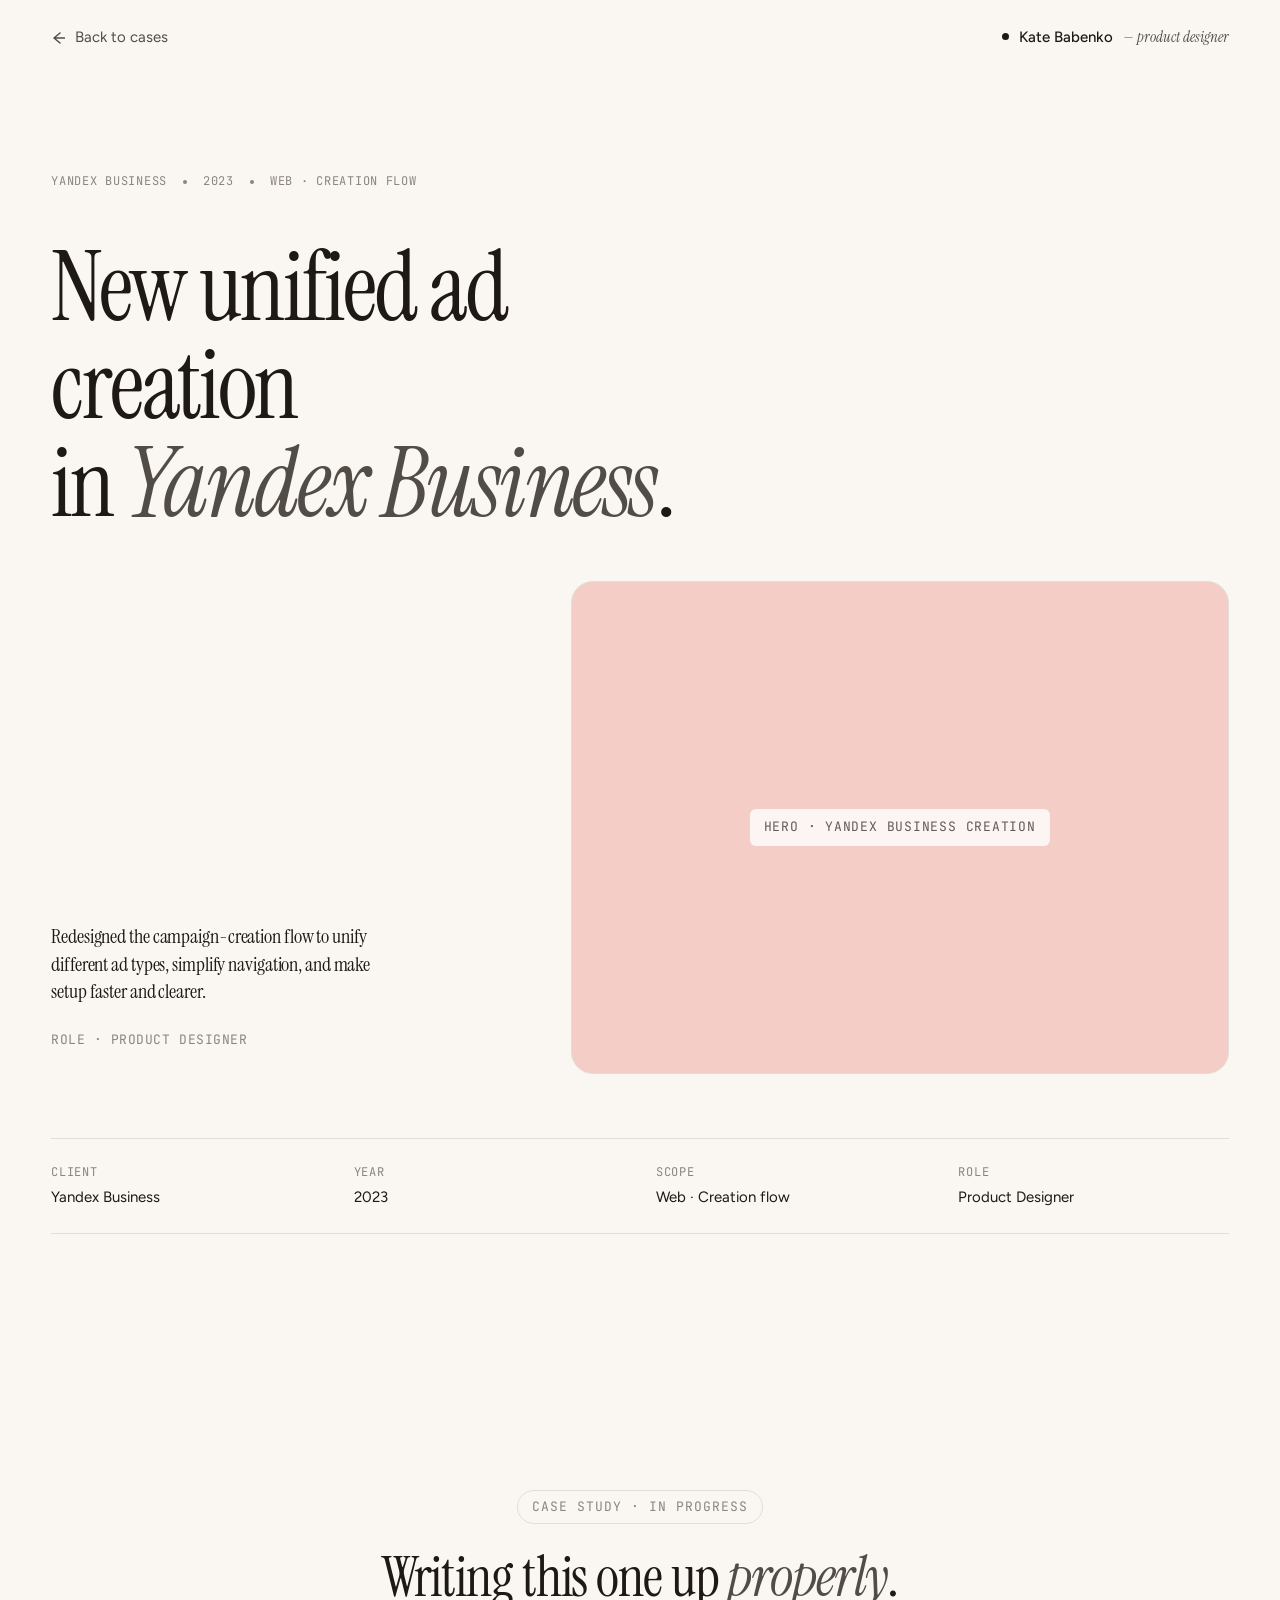
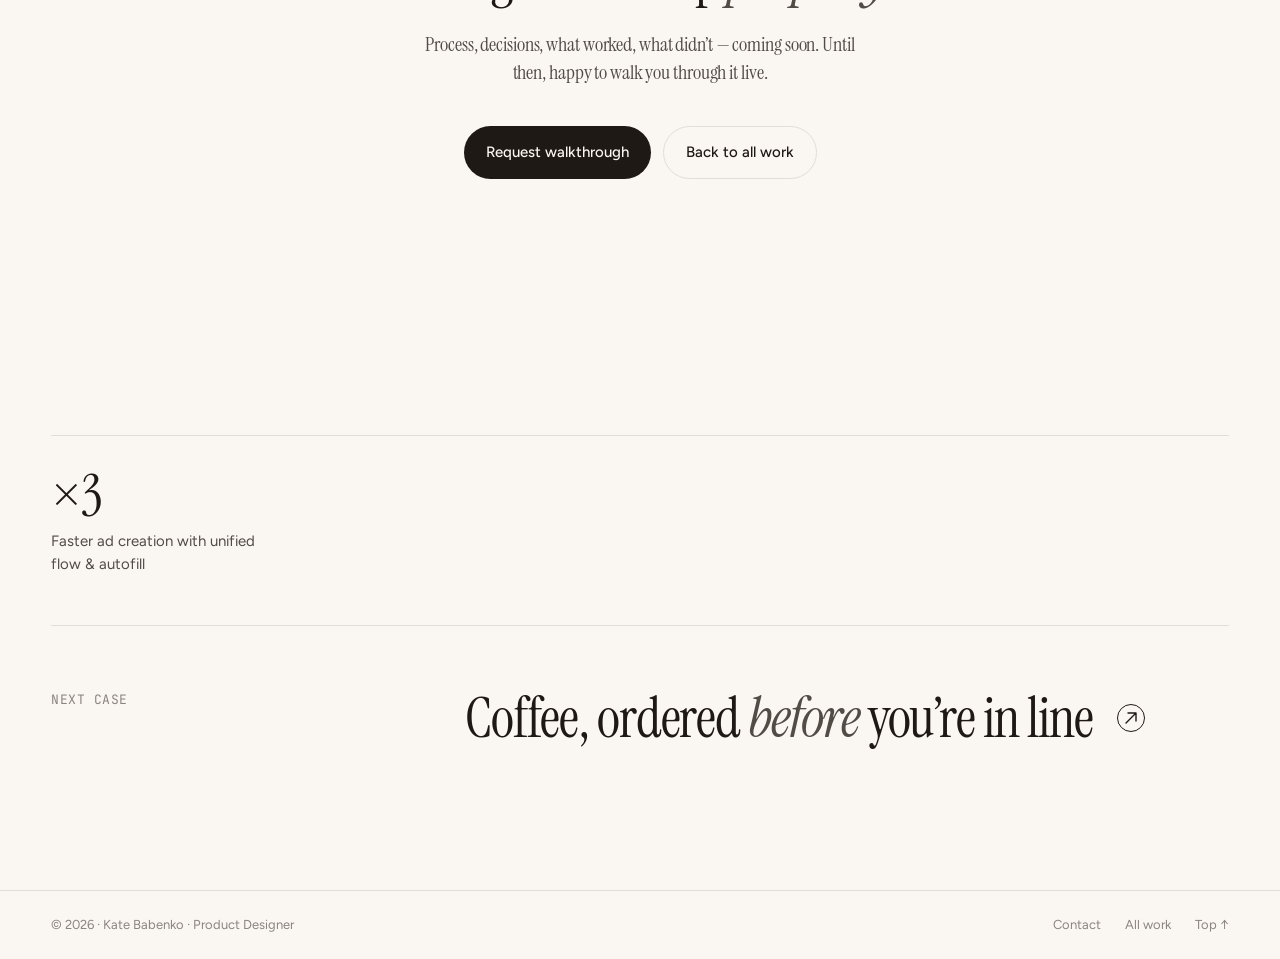
<file: cases/yandex-business.html>
<!doctype html>
<html lang="en">
<head>
<meta charset="utf-8" />
<meta name="viewport" content="width=device-width, initial-scale=1" />
<title>Unified ad creation — Kate Babenko</title>
<link rel="stylesheet" href="case.css" />
</head>
<body>

<header class="nav" id="nav">
  <div class="wrap">
    <a class="back-link" href="../Portfolio.html#work">
      <svg width="14" height="14" viewBox="0 0 14 14" fill="none" aria-hidden="true">
        <path d="M9 2 L3 7 L9 12 M3 7 H14" stroke="currentColor" stroke-width="1.5" stroke-linecap="round" stroke-linejoin="round"/>
      </svg>
      Back to cases
    </a>
    <a class="brand" href="../Portfolio.html">
      <span class="dot" aria-hidden="true"></span>
      <b>Kate Babenko</b>
      <span class="role">— product designer</span>
    </a>
  </div>
</header>

<main>

<section class="case-hero">
  <div class="wrap">
    <div class="meta-row t-mono">
      <span>Yandex Business</span>
      <span class="pip" aria-hidden="true"></span>
      <span>2023</span>
      <span class="pip" aria-hidden="true"></span>
      <span>Web · Creation flow</span>
    </div>

    <h1 class="t-display">
      New unified ad creation<br/>in <em>Yandex Business</em>.
    </h1>

    <div class="hero-grid">
      <div class="intro">
        <p class="t-lead measure">
          Redesigned the campaign-creation flow to unify different ad types, simplify navigation, and make setup faster and clearer.
        </p>
        <p class="t-caption">Role · Product Designer</p>
      </div>

      <div class="key-visual tinted blush" role="img" aria-label="Unified ad creation cover">
        <span style="position:absolute; left:50%; top:50%; transform:translate(-50%,-50%); font-family:var(--font-mono); font-size:var(--t-caption); letter-spacing:.06em; text-transform:uppercase; color:color-mix(in srgb, var(--ink) 70%, transparent); background:color-mix(in srgb, white 80%, transparent); padding:8px 14px; border-radius:6px;">Hero · Yandex Business creation</span>
      </div>
    </div>

    <div class="case-facts">
      <div class="fact"><span class="k">Client</span><span class="v">Yandex Business</span></div>
      <div class="fact"><span class="k">Year</span><span class="v">2023</span></div>
      <div class="fact"><span class="k">Scope</span><span class="v">Web · Creation flow</span></div>
      <div class="fact"><span class="k">Role</span><span class="v">Product Designer</span></div>
    </div>
  </div>
</section>

<section class="section">
  <div class="wrap">
    <div class="stub">
      <div class="badge">Case study · in progress</div>
      <h2 class="t-h1">Writing this one up <em>properly</em>.</h2>
      <p class="t-lead measure" style="text-align:center;">
        Process, decisions, what worked, what didn’t — coming soon. Until then, happy to walk you through it live.
      </p>
      <div class="actions">
        <a class="btn" href="mailto:kate.babenko@mail.com">Request walkthrough</a>
        <a class="btn ghost" href="../Portfolio.html#work">Back to all work</a>
      </div>
    </div>
  </div>
</section>

<section class="section tight">
  <div class="wrap">
    <div class="results">
      <div class="result">
        <div class="num">×3</div>
        <div class="lbl">Faster ad creation with unified flow & autofill</div>
      </div>
    </div>
  </div>
</section>

<section class="section tight">
  <div class="wrap">
    <div class="next-nav">
      <div class="label t-caption">Next case</div>
      <a href="doubleb.html" class="to">
        <span>Coffee, ordered <em>before</em> you’re in line</span>
        <span class="arrow">
          <svg width="14" height="14" viewBox="0 0 14 14" fill="none" aria-hidden="true">
            <path d="M2 12 L12 2 M4 2 H12 V10" stroke="currentColor" stroke-width="1.4" stroke-linecap="round" stroke-linejoin="round"/>
          </svg>
        </span>
      </a>
    </div>
  </div>
</section>

</main>

<footer class="ft">
  <div class="wrap">
    <div>© 2026 · Kate Babenko · Product Designer</div>
    <div style="display:flex; gap:24px;">
      <a href="../Portfolio.html#contact">Contact</a>
      <a href="../Portfolio.html#work">All work</a>
      <a href="#nav">Top ↑</a>
    </div>
  </div>
</footer>

<script>
  const nav = document.getElementById('nav');
  const onScroll = () => nav.classList.toggle('scrolled', window.scrollY > 6);
  document.addEventListener('scroll', onScroll, { passive: true });
</script>

</body>
</html>
</file>
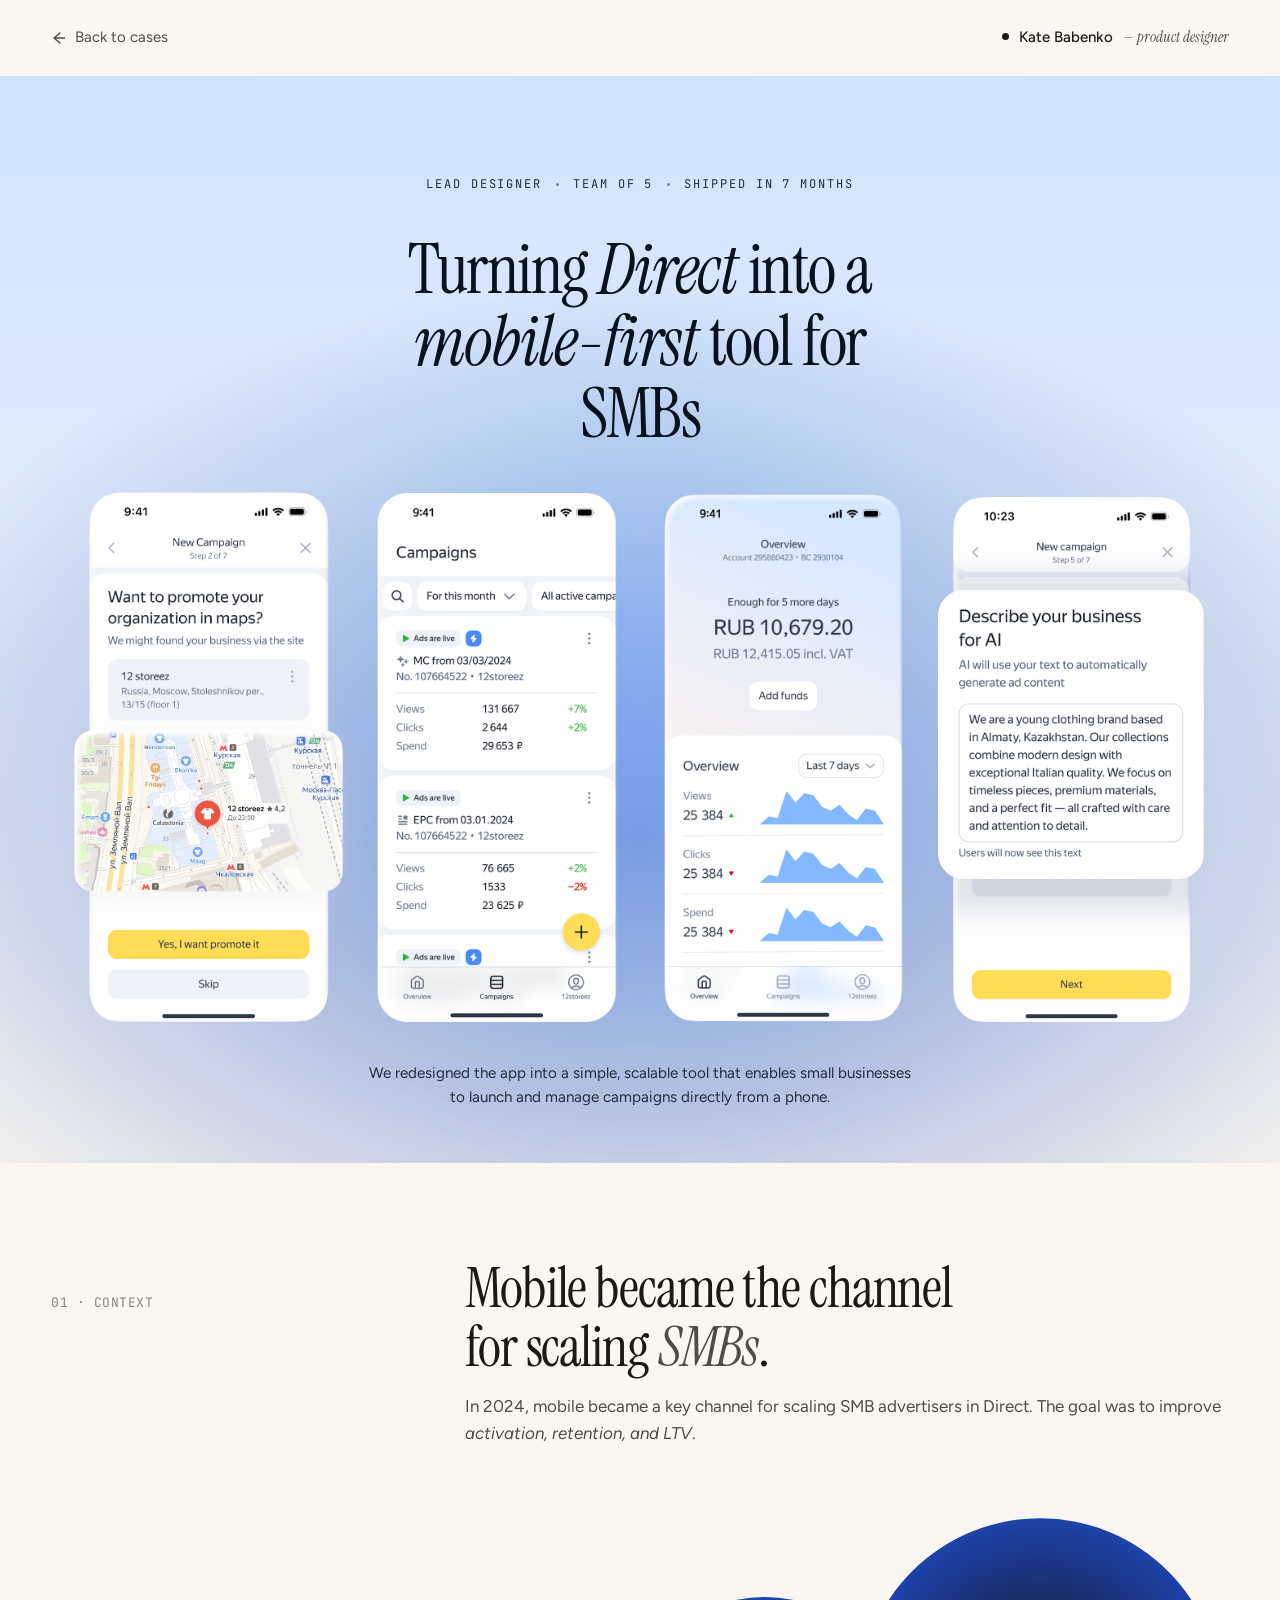
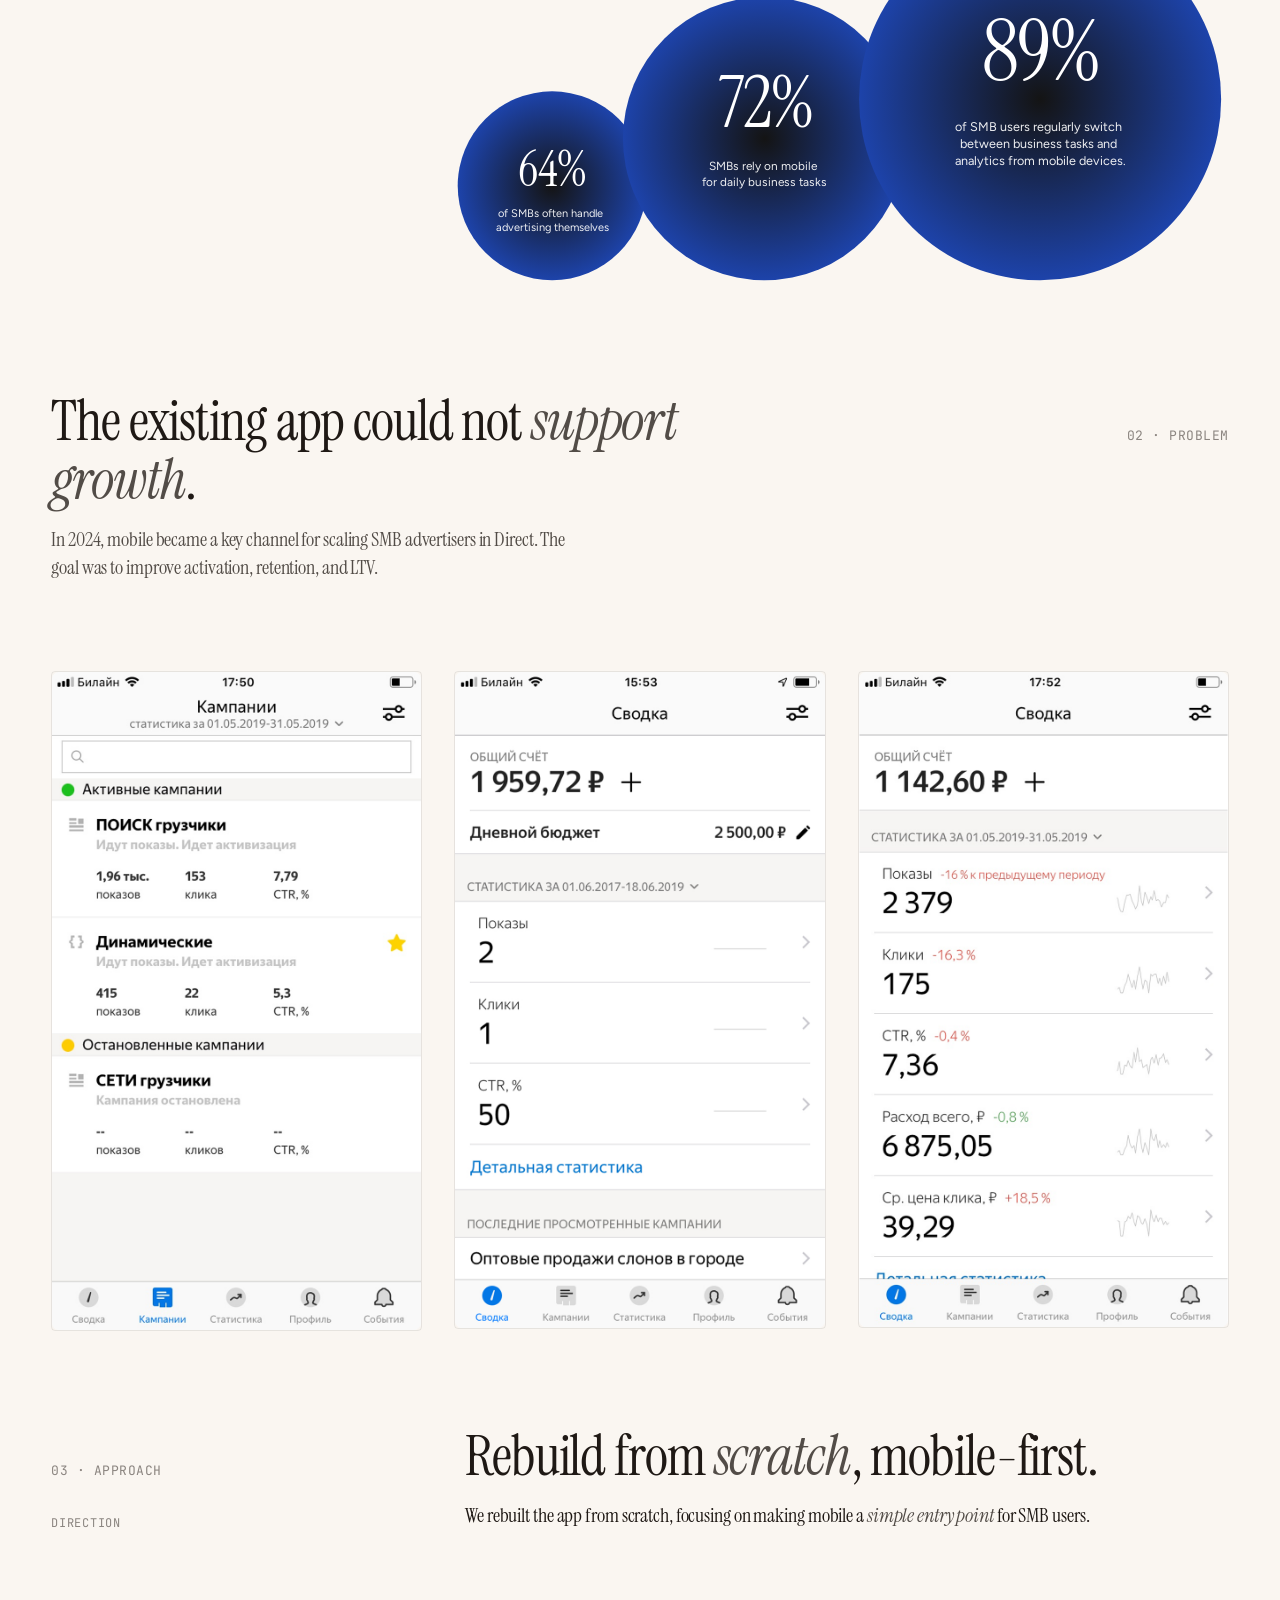
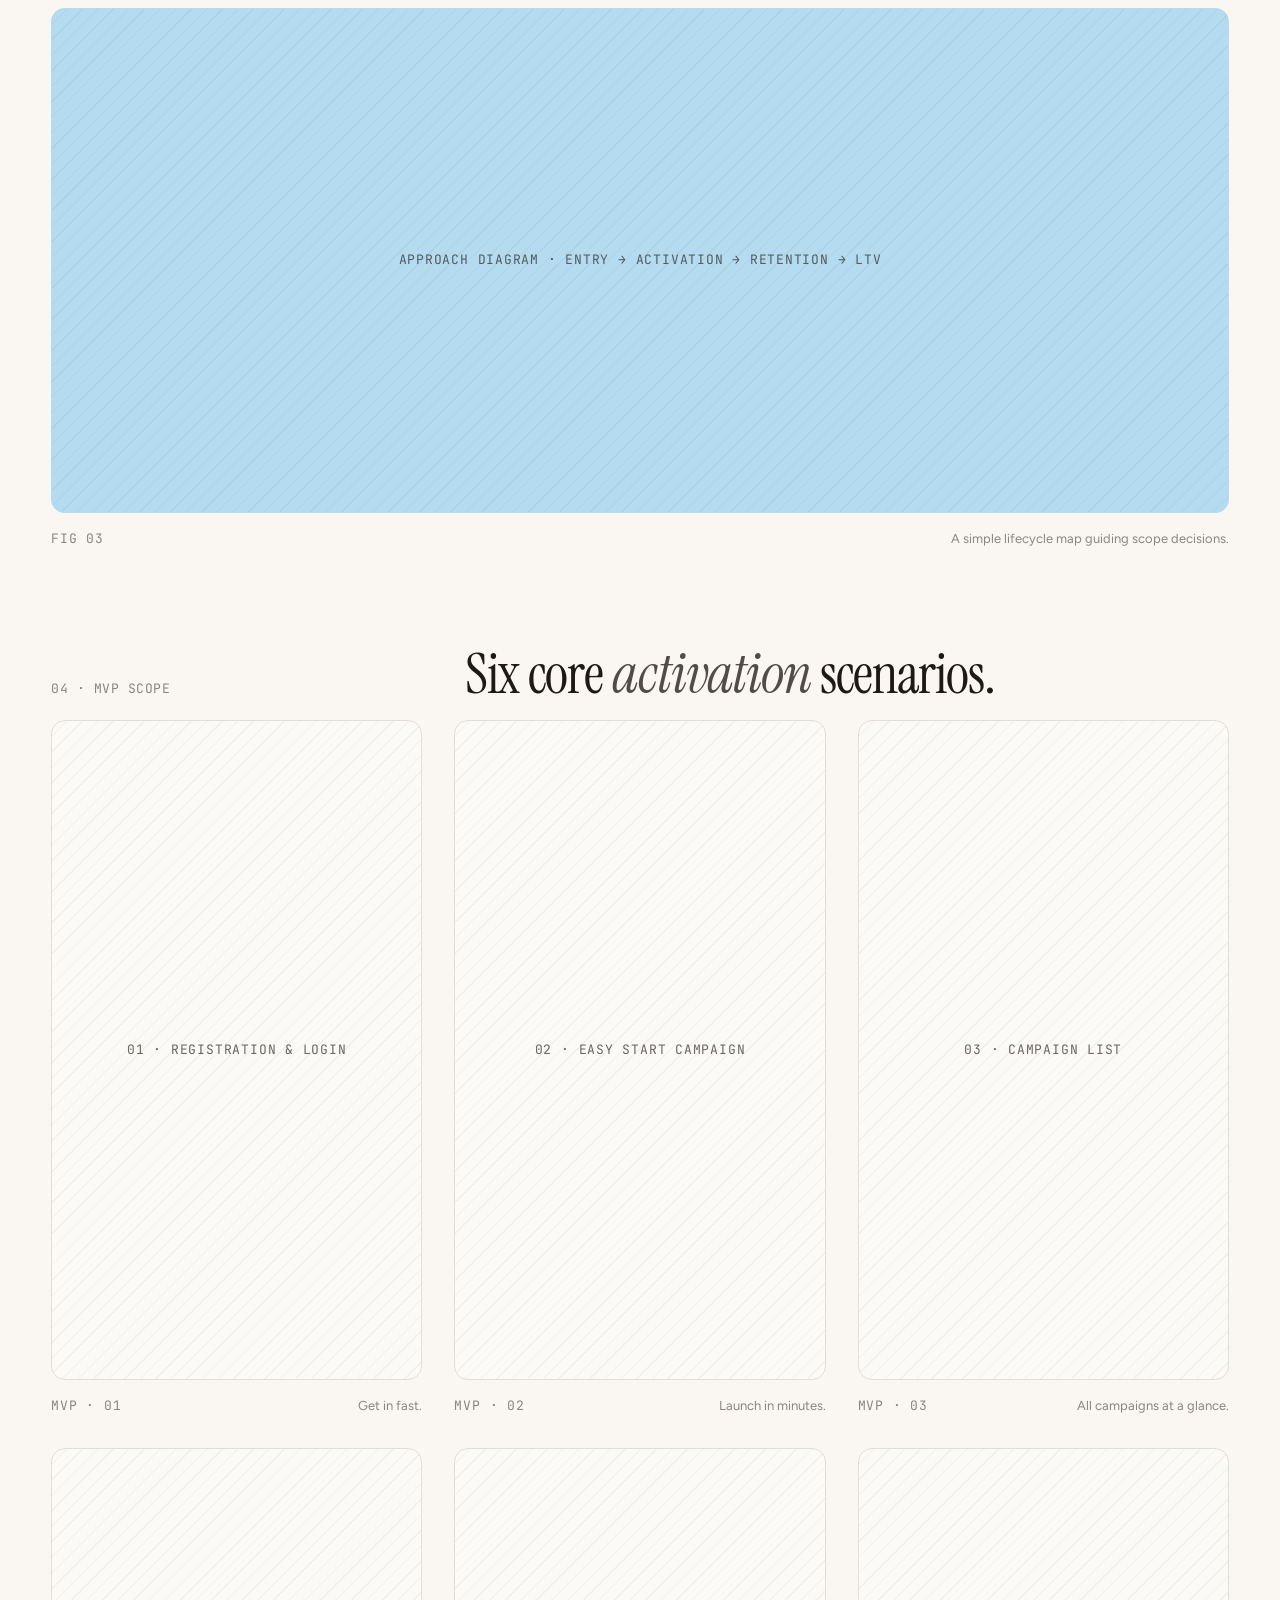
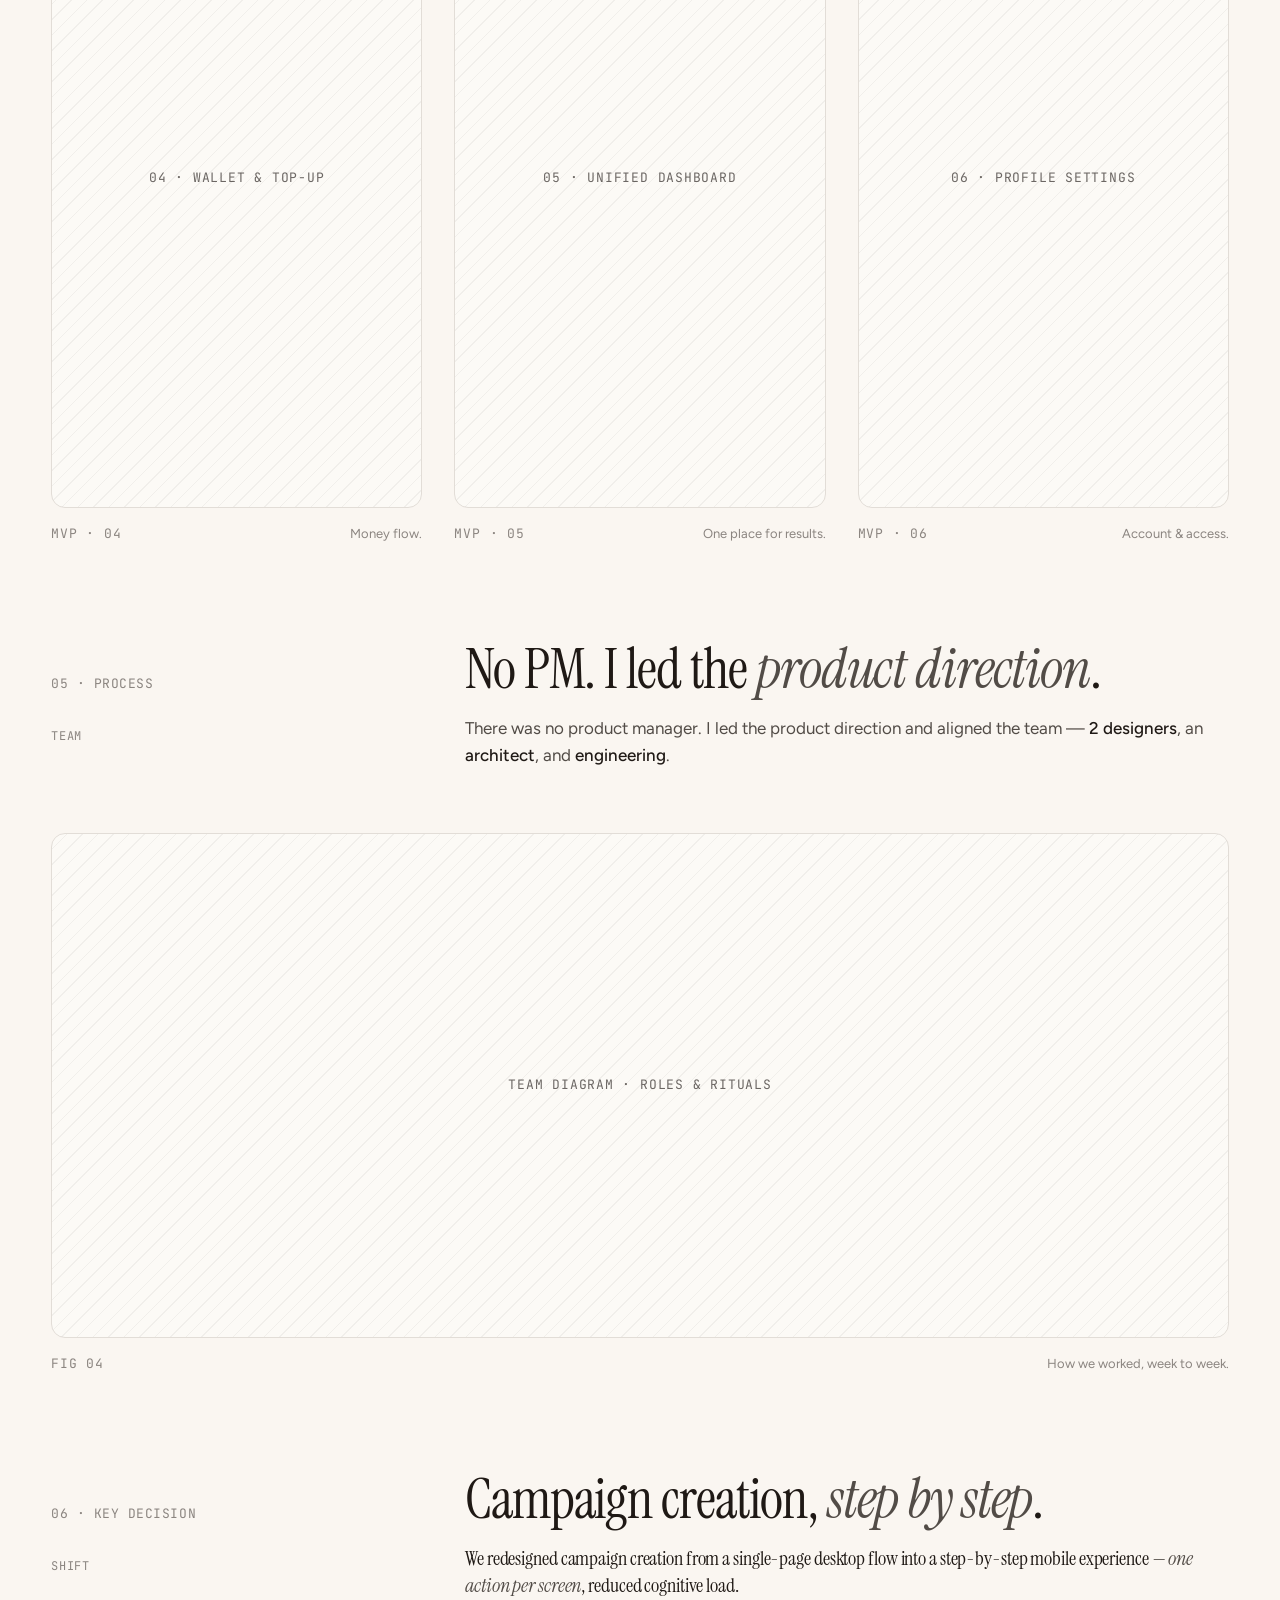
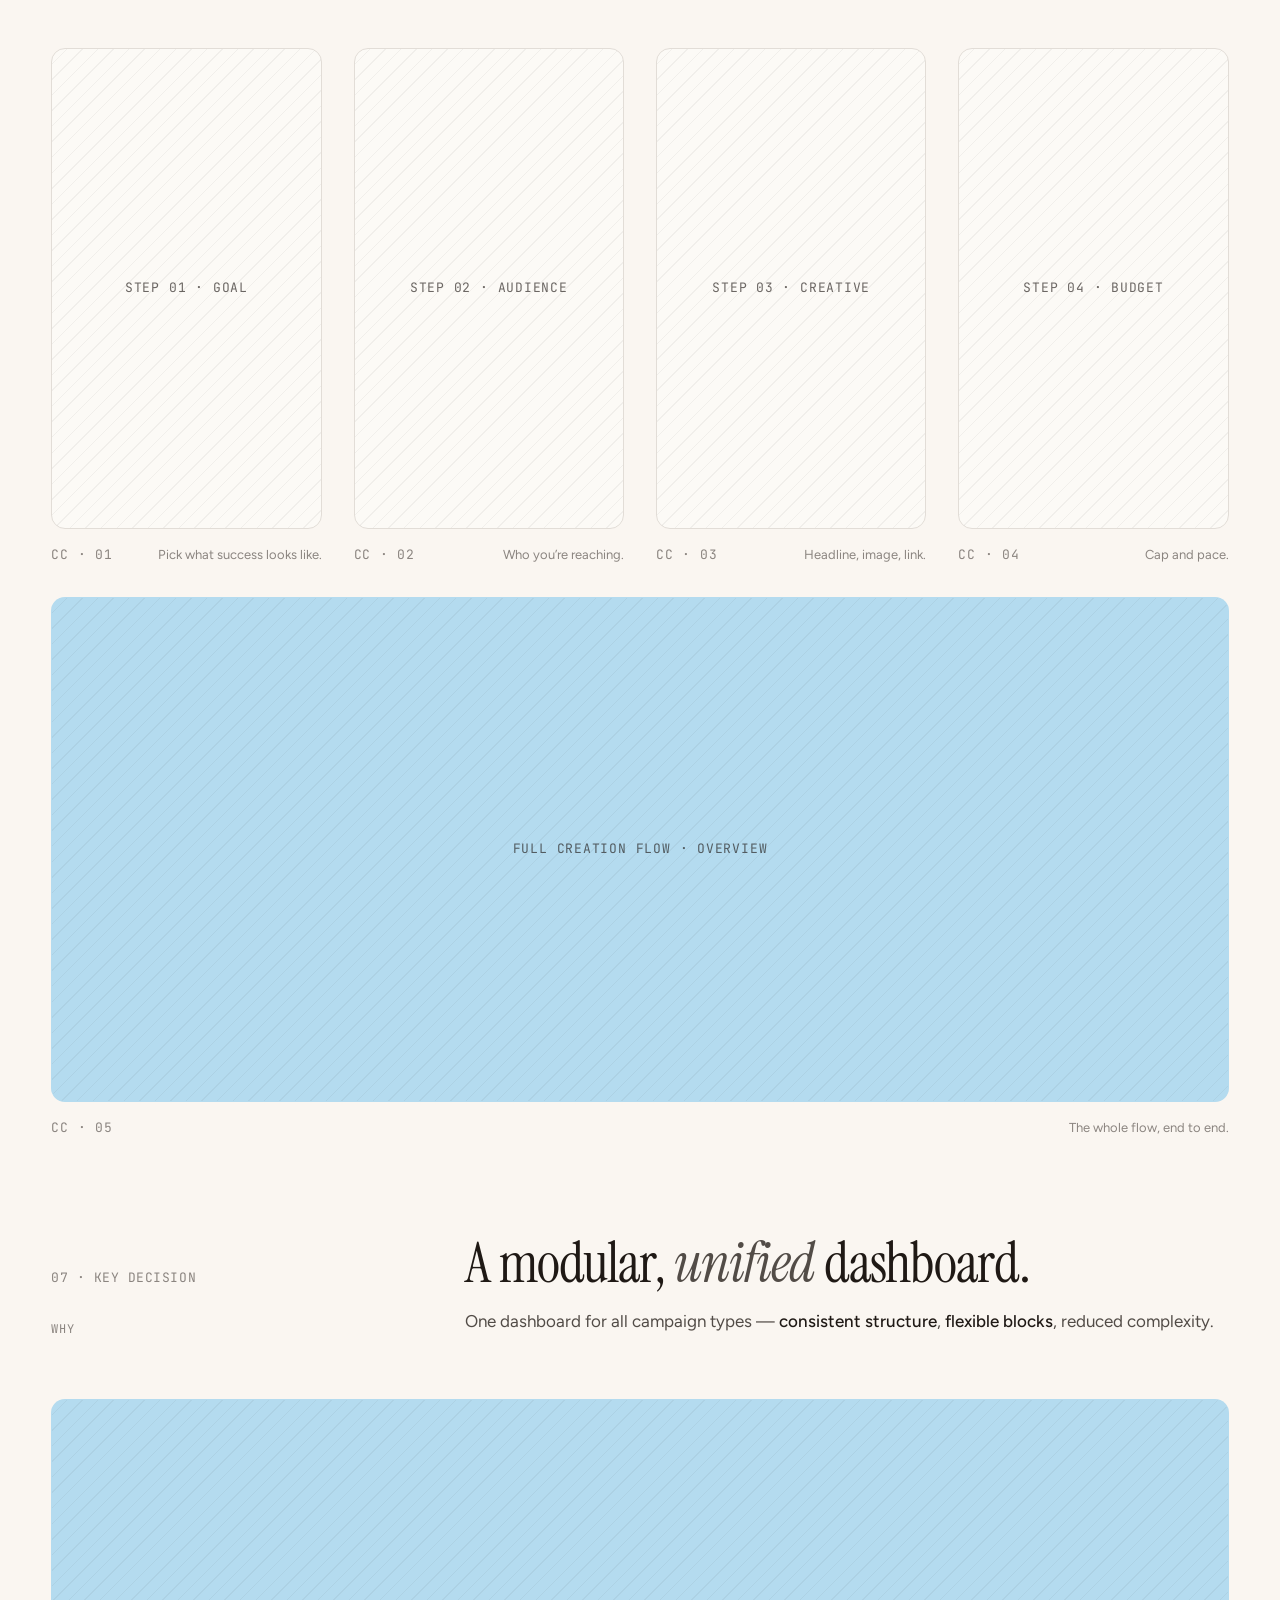
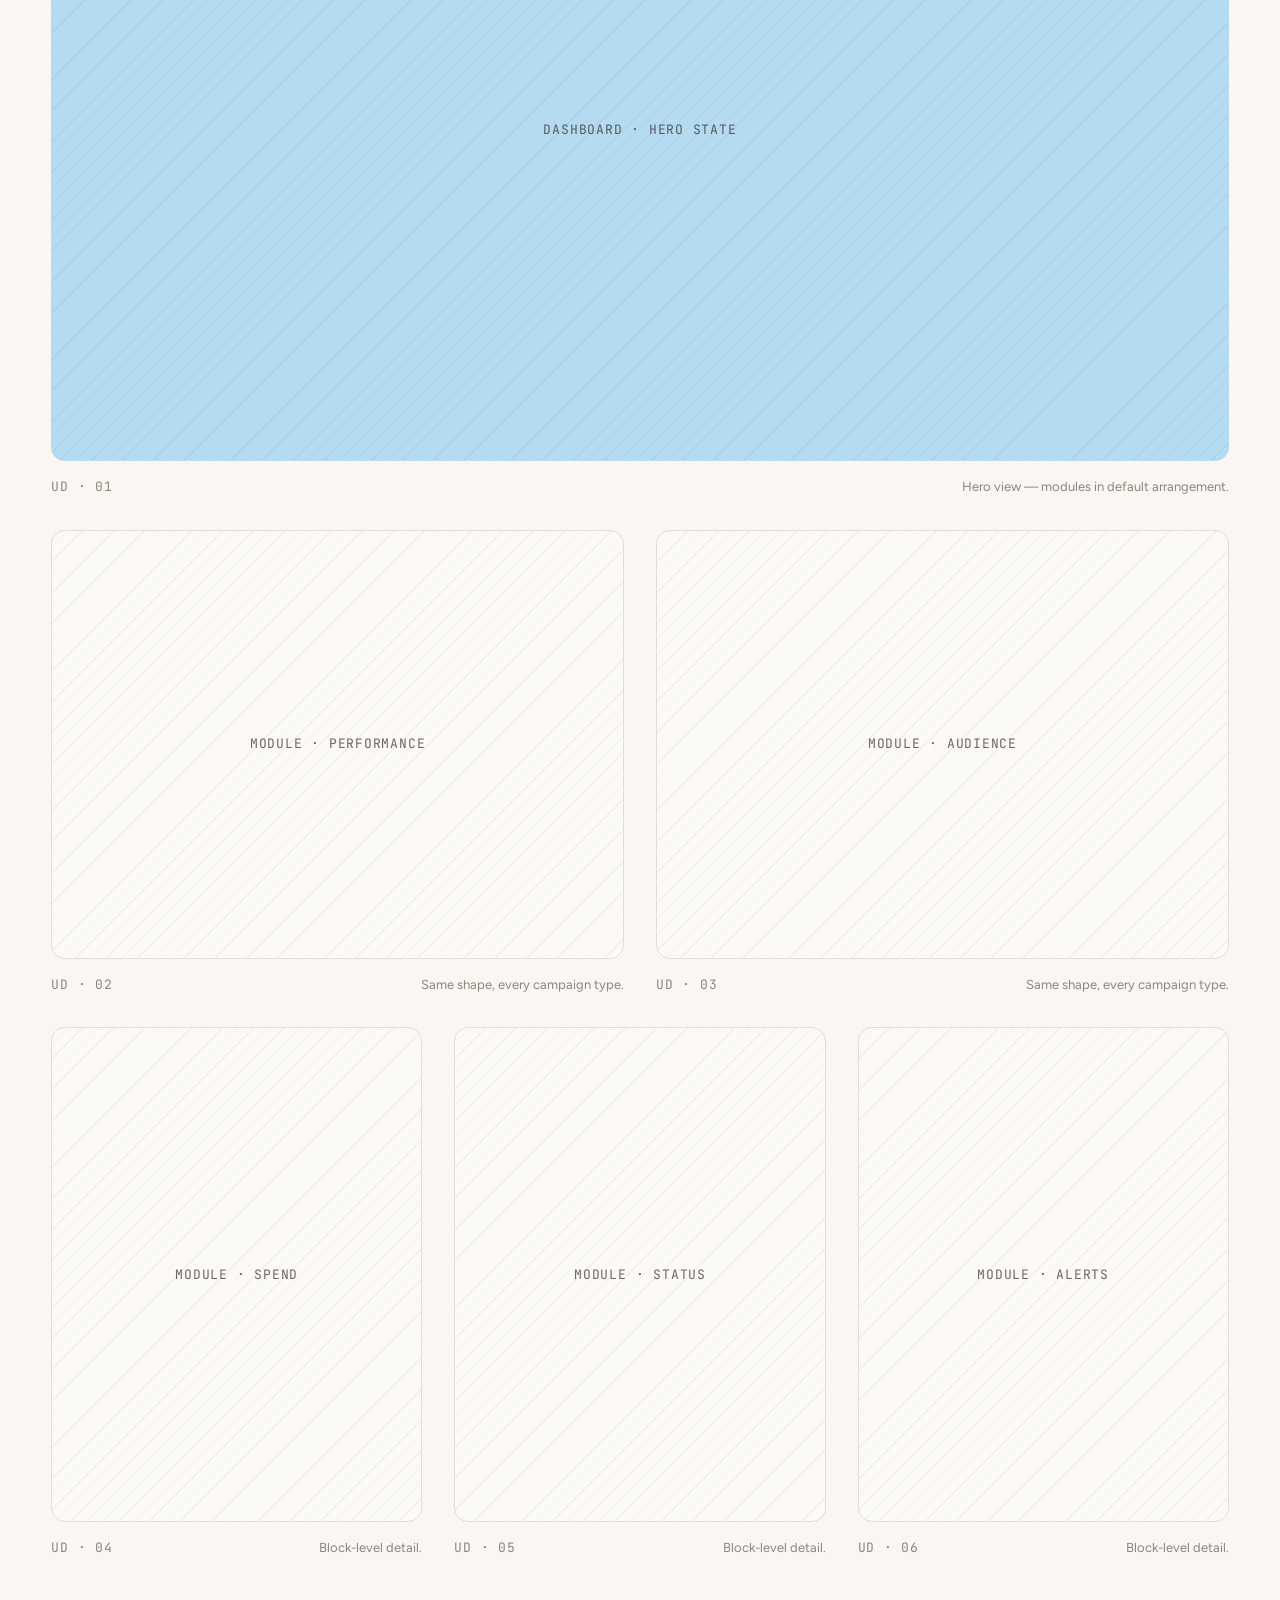
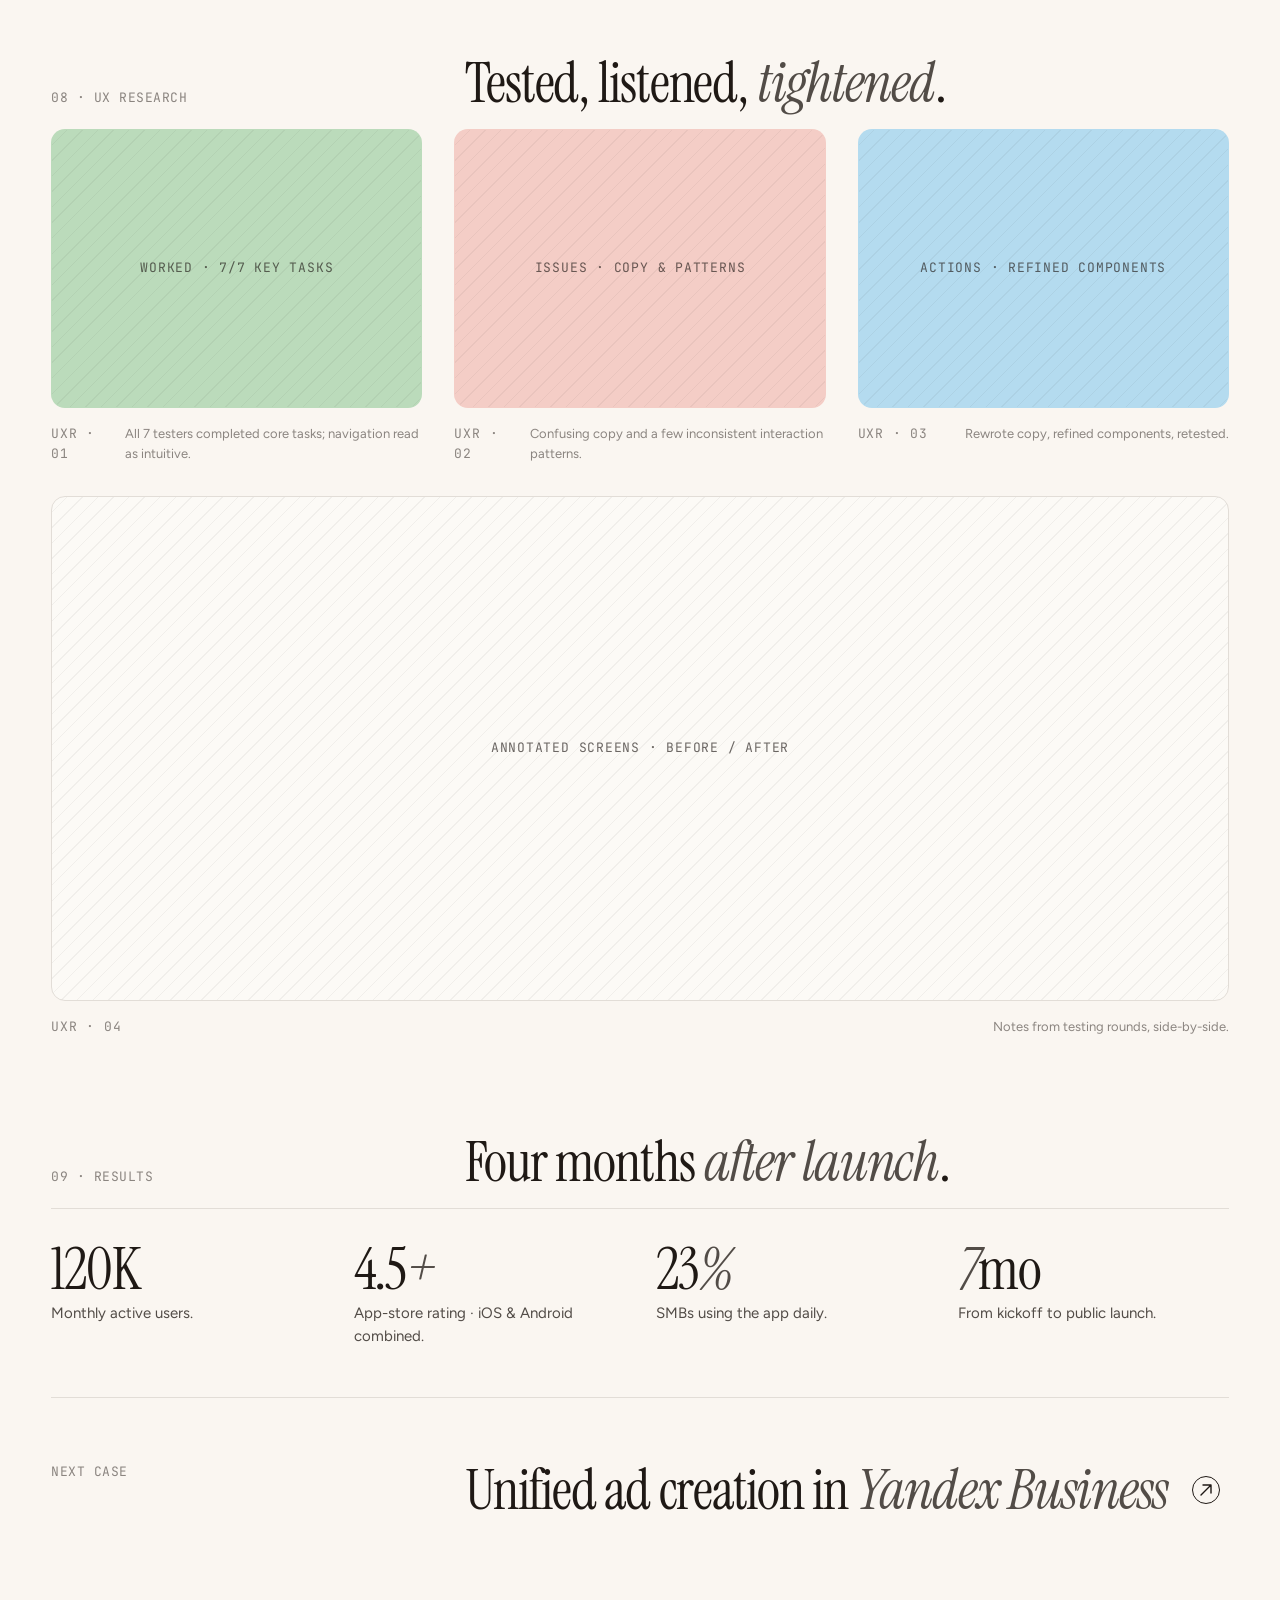
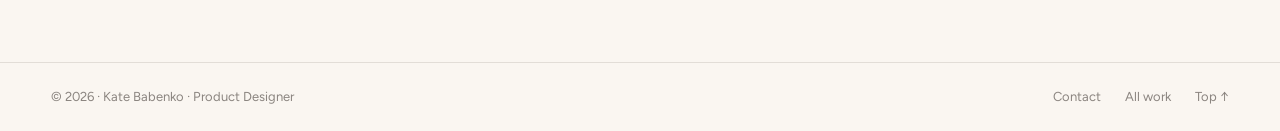
<file: cases/yandex-direct-app.html>
<!doctype html>
<html lang="en">
<head>
<meta charset="utf-8" />
<meta name="viewport" content="width=device-width, initial-scale=1" />
<title>Yandex Direct Mobile — Kate Babenko</title>
<meta name="description" content="Turning Direct into a mobile-first tool for SMBs. Case study by Kate Babenko." />
<link rel="stylesheet" href="case.css" />
</head>
<body>

<!-- ============== HEADER ============== -->
<header class="nav" id="nav">
  <div class="wrap">
    <a class="back-link" href="../Portfolio.html#work">
      <svg width="14" height="14" viewBox="0 0 14 14" fill="none" aria-hidden="true">
        <path d="M9 2 L3 7 L9 12 M3 7 H14" stroke="currentColor" stroke-width="1.5" stroke-linecap="round" stroke-linejoin="round"/>
      </svg>
      Back to cases
    </a>
    <a class="brand" href="../Portfolio.html">
      <span class="dot" aria-hidden="true"></span>
      <b>Kate Babenko</b>
      <span class="role">— product designer</span>
    </a>
  </div>
</header>

<main>

<!-- ============== EDITORIAL HERO (reusable cover) ============== -->
<section class="editorial-hero" data-float="on">
  <div class="eh-blur" aria-hidden="true"></div>
  <div class="eh-inner">

    <div class="eh-meta">
      <span>Lead Designer</span>
      <span class="pip" aria-hidden="true"></span>
      <span>Team of 5</span>
      <span class="pip" aria-hidden="true"></span>
      <span>Shipped in 7 months</span>
    </div>

    <h1 class="eh-title">
      Turning <em>Direct</em> into a<br/>
      <em>mobile-first</em> tool for SMBs
    </h1>

    <div class="eh-screens" aria-hidden="true">
      <div class="eh-phone is-wide"><img src="../assets/direct-app/slide-1.png" alt="Promote organization in maps" /></div>
      <div class="eh-phone"><img src="../assets/direct-app/slide-2.png" alt="Account overview with balance" /></div>
      <div class="eh-phone"><img src="../assets/direct-app/slide-3.png" alt="Campaigns list with stats" /></div>
      <div class="eh-phone"><img src="../assets/direct-app/slide-4.png" alt="Describe your business for AI" /></div>
    </div>
    <div class="carousel-dots" data-for=".eh-screens" aria-hidden="true">
      <span class="dot is-active"></span><span class="dot"></span><span class="dot"></span><span class="dot"></span>
    </div>

    <p class="eh-desc">
      We redesigned the app into a simple, scalable tool that enables small businesses to launch and manage campaigns directly from a phone.
    </p>

  </div>
</section>

<!-- ============== 1 · CONTEXT ============== -->
<section class="section">
  <div class="wrap">
    <div class="section-head">
      <div class="label t-caption">01 · Context</div>
      <h2 class="t-h1 title">Mobile became the channel<br/>for scaling <em>SMBs</em>.</h2>
    </div>

    <div class="text-block">
      <div></div>
      <div class="body">
        <p class="t-body measure" style="color:var(--ink-2);">
          In 2024, mobile became a key channel for scaling SMB advertisers in Direct. The goal was to improve <em>activation, retention, and LTV</em>.
        </p>
      </div>
    </div>

    <div class="stat-spheres" aria-label="Mobile usage among SMBs">
      <svg class="spheres-svg spheres-desktop" viewBox="0 0 1100 540" preserveAspectRatio="xMaxYMax meet" xmlns="http://www.w3.org/2000/svg" aria-hidden="true" style="width: 879px; height: 425px">
        <defs>
          <radialGradient id="sphereGrad" cx="50%" cy="50%" r="50%" fx="50%" fy="50%">
            <stop offset="0%" stop-color="#141414"/>
            <stop offset="100%" stop-color="#1D43AA"/>
          </radialGradient>
        </defs>
        <!-- baselines aligned to bottom; circles touch -->
        <circle cx="240" cy="400" r="120" fill="url(#sphereGrad)"/>
        <circle cx="510" cy="340" r="180" fill="url(#sphereGrad)"/>
        <circle cx="860" cy="290" r="230" fill="url(#sphereGrad)"/>

        <!-- numbers (Instrument Serif) -->
        <text x="240" y="400" text-anchor="middle" fill="#fff"
              font-family="Instrument Serif, serif" font-size="64" letter-spacing="-1">64%</text>
        <text x="510" y="325" text-anchor="middle" fill="#fff"
              font-family="Instrument Serif, serif" font-size="92" letter-spacing="-1.5">72%</text>
        <text x="860" y="265" text-anchor="middle" fill="#fff"
              font-family="Instrument Serif, serif" font-size="108" letter-spacing="-2">89%</text>

        <!-- captions -->
        <text x="240" y="440" text-anchor="middle" fill="rgba(255,255,255,0.92)"
              font-family="Figtree, system-ui, sans-serif" font-size="14">
          <tspan x="240" dy="0">of SMBs often handle</tspan>
          <tspan x="240" dy="18">advertising themselves</tspan>
        </text>
        <text x="510" y="380" text-anchor="middle" fill="rgba(255,255,255,0.92)"
              font-family="Figtree, system-ui, sans-serif" font-size="15">
          <tspan x="510" dy="0">SMBs rely on mobile</tspan>
          <tspan x="510" dy="20">for daily business tasks</tspan>
        </text>
        <text x="860" y="330" text-anchor="middle" fill="rgba(255,255,255,0.92)"
              font-family="Figtree, system-ui, sans-serif" font-size="16">
          <tspan x="860" dy="0">of SMB users regularly switch</tspan>
          <tspan x="860" dy="22">between business tasks and</tspan>
          <tspan x="860" dy="22">analytics from mobile devices.</tspan>
        </text>
      </svg>

      <svg class="spheres-svg spheres-mobile" viewBox="0 0 600 640" preserveAspectRatio="xMidYMid meet" xmlns="http://www.w3.org/2000/svg" aria-hidden="true">
        <!-- 89% top-center (large) -->
        <circle cx="290" cy="240" r="230" fill="url(#sphereGrad)"/>
        <!-- 64% bottom-left (small) -->
        <circle cx="170" cy="490" r="140" fill="url(#sphereGrad)"/>
        <!-- 72% bottom-right (medium) -->
        <circle cx="430" cy="470" r="170" fill="url(#sphereGrad)"/>

        <!-- 89% -->
        <text x="290" y="225" text-anchor="middle" fill="#fff"
              font-family="Instrument Serif, serif" font-size="78" letter-spacing="-1.5">89%</text>
        <text x="290" y="270" text-anchor="middle" fill="rgba(255,255,255,0.92)"
              font-family="Figtree, system-ui, sans-serif" font-size="16">
          <tspan x="290" dy="0">of SMB users regularly</tspan>
          <tspan x="290" dy="20">switch between business</tspan>
          <tspan x="290" dy="20">tasks and analytics from</tspan>
          <tspan x="290" dy="20">mobile devices.</tspan>
        </text>

        <!-- 64% -->
        <text x="170" y="478" text-anchor="middle" fill="#fff"
              font-family="Instrument Serif, serif" font-size="56" letter-spacing="-1">64%</text>
        <text x="170" y="510" text-anchor="middle" fill="rgba(255,255,255,0.92)"
              font-family="Figtree, system-ui, sans-serif" font-size="13">
          <tspan x="170" dy="0">of SMBs handle</tspan>
          <tspan x="170" dy="16">advertising</tspan>
          <tspan x="170" dy="16">themselves</tspan>
        </text>

        <!-- 72% -->
        <text x="430" y="455" text-anchor="middle" fill="#fff"
              font-family="Instrument Serif, serif" font-size="68" letter-spacing="-1.2">72%</text>
        <text x="430" y="495" text-anchor="middle" fill="rgba(255,255,255,0.92)"
              font-family="Figtree, system-ui, sans-serif" font-size="14">
          <tspan x="430" dy="0">SMBs rely on mobile</tspan>
          <tspan x="430" dy="18">for daily business tasks</tspan>
        </text>
      </svg>
    </div>
  </div>
</section>

<!-- ============== 2 · PROBLEM ============== -->
<section class="section">
  <div class="wrap">
    <div class="section-head section-head--reverse">
      <h2 class="t-h1 title">The existing app could not <em>support growth</em>.</h2>
      <div class="label t-caption">02 · Problem</div>
    </div>

    <p class="t-lead measure" style="color:var(--ink-2); max-width:60ch;">
      In 2024, mobile became a key channel for scaling SMB advertisers in Direct. The goal was to improve activation, retention, and LTV.
    </p>

    <div class="old-screens">
      <div class="old-phone"><img src="../assets/direct-app/old-1.png" alt="Old · Campaigns" /></div>
      <div class="old-phone"><img src="../assets/direct-app/old-2.png" alt="Old · Summary" /></div>
      <div class="old-phone"><img src="../assets/direct-app/old-3.png" alt="Old · Stats" /></div>
    </div>
    <div class="carousel-dots" data-for=".old-screens" aria-hidden="true">
      <span class="dot is-active"></span><span class="dot"></span><span class="dot"></span>
    </div>
  </div>
</section>

<!-- ============== 3 · APPROACH ============== -->
<section class="section">
  <div class="wrap">
    <div class="section-head">
      <div class="label t-caption">03 · Approach</div>
      <h2 class="t-h1 title">Rebuild from <em>scratch</em>, mobile-first.</h2>
    </div>

    <div class="text-block">
      <p class="t-mono">Direction</p>
      <div class="body">
        <p class="t-lead measure" style="color:var(--ink);">
          We rebuilt the app from scratch, focusing on making mobile a <em>simple entry point</em> for SMB users.
        </p>
      </div>
    </div>

    <div class="grid" style="margin-top: var(--s-6);">
      <div class="figure col-span-12">
        <div class="frame ratio-21x9 tinted sky">
          <span class="ph">Approach diagram · entry → activation → retention → LTV</span>
        </div>
        <div class="caption">
          <span class="num">FIG 03</span>
          <span class="desc">A simple lifecycle map guiding scope decisions.</span>
        </div>
      </div>
    </div>
  </div>
</section>

<!-- ============== 4 · MVP SCOPE ============== -->
<section class="section">
  <div class="wrap">
    <div class="section-head">
      <div class="label t-caption">04 · MVP scope</div>
      <h2 class="t-h1 title">Six core <em>activation</em> scenarios.</h2>
    </div>

    <div class="grid">
      <div class="figure col-span-4">
        <div class="frame ratio-9x16"><span class="ph">01 · Registration &amp; login</span></div>
        <div class="caption"><span class="num">MVP · 01</span><span class="desc">Get in fast.</span></div>
      </div>
      <div class="figure col-span-4">
        <div class="frame ratio-9x16"><span class="ph">02 · Easy Start campaign</span></div>
        <div class="caption"><span class="num">MVP · 02</span><span class="desc">Launch in minutes.</span></div>
      </div>
      <div class="figure col-span-4">
        <div class="frame ratio-9x16"><span class="ph">03 · Campaign list</span></div>
        <div class="caption"><span class="num">MVP · 03</span><span class="desc">All campaigns at a glance.</span></div>
      </div>
      <div class="figure col-span-4">
        <div class="frame ratio-9x16"><span class="ph">04 · Wallet &amp; top-up</span></div>
        <div class="caption"><span class="num">MVP · 04</span><span class="desc">Money flow.</span></div>
      </div>
      <div class="figure col-span-4">
        <div class="frame ratio-9x16"><span class="ph">05 · Unified dashboard</span></div>
        <div class="caption"><span class="num">MVP · 05</span><span class="desc">One place for results.</span></div>
      </div>
      <div class="figure col-span-4">
        <div class="frame ratio-9x16"><span class="ph">06 · Profile settings</span></div>
        <div class="caption"><span class="num">MVP · 06</span><span class="desc">Account &amp; access.</span></div>
      </div>
    </div>
  </div>
</section>

<!-- ============== 5 · PROCESS ============== -->
<section class="section">
  <div class="wrap">
    <div class="section-head">
      <div class="label t-caption">05 · Process</div>
      <h2 class="t-h1 title">No PM. I led the <em>product direction</em>.</h2>
    </div>

    <div class="text-block">
      <p class="t-mono">Team</p>
      <div class="body">
        <p class="t-body measure">
          There was no product manager. I led the product direction and aligned the team — <b>2 designers</b>, an <b>architect</b>, and <b>engineering</b>.
        </p>
      </div>
    </div>

    <div class="grid" style="margin-top: var(--s-6);">
      <div class="figure col-span-12">
        <div class="frame ratio-21x9">
          <span class="ph">Team diagram · roles &amp; rituals</span>
        </div>
        <div class="caption">
          <span class="num">FIG 04</span>
          <span class="desc">How we worked, week to week.</span>
        </div>
      </div>
    </div>
  </div>
</section>

<!-- ============== 6 · KEY DECISION — CAMPAIGN CREATION ============== -->
<section class="section">
  <div class="wrap">
    <div class="section-head">
      <div class="label t-caption">06 · Key decision</div>
      <h2 class="t-h1 title">Campaign creation, <em>step by step</em>.</h2>
    </div>

    <div class="text-block" style="margin-bottom: var(--s-5);">
      <p class="t-mono">Shift</p>
      <div class="body">
        <p class="t-lead measure" style="color:var(--ink);">
          We redesigned campaign creation from a single-page desktop flow into a step-by-step mobile experience — <em>one action per screen</em>, reduced cognitive load.
        </p>
      </div>
    </div>

    <!-- horizontal step progression -->
    <div class="grid">
      <div class="figure col-span-3">
        <div class="frame ratio-9x16"><span class="ph">Step 01 · Goal</span></div>
        <div class="caption"><span class="num">CC · 01</span><span class="desc">Pick what success looks like.</span></div>
      </div>
      <div class="figure col-span-3">
        <div class="frame ratio-9x16"><span class="ph">Step 02 · Audience</span></div>
        <div class="caption"><span class="num">CC · 02</span><span class="desc">Who you’re reaching.</span></div>
      </div>
      <div class="figure col-span-3">
        <div class="frame ratio-9x16"><span class="ph">Step 03 · Creative</span></div>
        <div class="caption"><span class="num">CC · 03</span><span class="desc">Headline, image, link.</span></div>
      </div>
      <div class="figure col-span-3">
        <div class="frame ratio-9x16"><span class="ph">Step 04 · Budget</span></div>
        <div class="caption"><span class="num">CC · 04</span><span class="desc">Cap and pace.</span></div>
      </div>
    </div>

    <div class="grid" style="margin-top: var(--s-4);">
      <div class="figure col-span-12">
        <div class="frame ratio-21x9 tinted sky"><span class="ph">Full creation flow · overview</span></div>
        <div class="caption"><span class="num">CC · 05</span><span class="desc">The whole flow, end to end.</span></div>
      </div>
    </div>
  </div>
</section>

<!-- ============== 7 · KEY DECISION — UNIFIED DASHBOARD ============== -->
<section class="section">
  <div class="wrap">
    <div class="section-head">
      <div class="label t-caption">07 · Key decision</div>
      <h2 class="t-h1 title">A modular, <em>unified</em> dashboard.</h2>
    </div>

    <div class="text-block" style="margin-bottom: var(--s-5);">
      <p class="t-mono">Why</p>
      <div class="body">
        <p class="t-body measure">
          One dashboard for all campaign types — <b>consistent structure</b>, <b>flexible blocks</b>, reduced complexity.
        </p>
      </div>
    </div>

    <div class="grid">
      <div class="figure col-span-12">
        <div class="frame ratio-16x9 tinted sky"><span class="ph">Dashboard · hero state</span></div>
        <div class="caption"><span class="num">UD · 01</span><span class="desc">Hero view — modules in default arrangement.</span></div>
      </div>
      <div class="figure col-span-6">
        <div class="frame ratio-4x3"><span class="ph">Module · Performance</span></div>
        <div class="caption"><span class="num">UD · 02</span><span class="desc">Same shape, every campaign type.</span></div>
      </div>
      <div class="figure col-span-6">
        <div class="frame ratio-4x3"><span class="ph">Module · Audience</span></div>
        <div class="caption"><span class="num">UD · 03</span><span class="desc">Same shape, every campaign type.</span></div>
      </div>
      <div class="figure col-span-4">
        <div class="frame ratio-3x4"><span class="ph">Module · Spend</span></div>
        <div class="caption"><span class="num">UD · 04</span><span class="desc">Block-level detail.</span></div>
      </div>
      <div class="figure col-span-4">
        <div class="frame ratio-3x4"><span class="ph">Module · Status</span></div>
        <div class="caption"><span class="num">UD · 05</span><span class="desc">Block-level detail.</span></div>
      </div>
      <div class="figure col-span-4">
        <div class="frame ratio-3x4"><span class="ph">Module · Alerts</span></div>
        <div class="caption"><span class="num">UD · 06</span><span class="desc">Block-level detail.</span></div>
      </div>
    </div>
  </div>
</section>

<!-- ============== 8 · UX RESEARCH ============== -->
<section class="section">
  <div class="wrap">
    <div class="section-head">
      <div class="label t-caption">08 · UX research</div>
      <h2 class="t-h1 title">Tested, listened, <em>tightened</em>.</h2>
    </div>

    <div class="grid">
      <div class="figure col-span-4">
        <div class="frame ratio-4x3 tinted sage">
          <span class="ph">Worked · 7/7 key tasks</span>
        </div>
        <div class="caption"><span class="num">UXR · 01</span><span class="desc">All 7 testers completed core tasks; navigation read as intuitive.</span></div>
      </div>
      <div class="figure col-span-4">
        <div class="frame ratio-4x3 tinted blush">
          <span class="ph">Issues · copy &amp; patterns</span>
        </div>
        <div class="caption"><span class="num">UXR · 02</span><span class="desc">Confusing copy and a few inconsistent interaction patterns.</span></div>
      </div>
      <div class="figure col-span-4">
        <div class="frame ratio-4x3 tinted sky">
          <span class="ph">Actions · refined components</span>
        </div>
        <div class="caption"><span class="num">UXR · 03</span><span class="desc">Rewrote copy, refined components, retested.</span></div>
      </div>
    </div>

    <div class="grid" style="margin-top: var(--s-4);">
      <div class="figure col-span-12">
        <div class="frame ratio-21x9"><span class="ph">Annotated screens · before / after</span></div>
        <div class="caption"><span class="num">UXR · 04</span><span class="desc">Notes from testing rounds, side-by-side.</span></div>
      </div>
    </div>
  </div>
</section>

<!-- ============== 9 · RESULTS (typography-first) ============== -->
<section class="section tight">
  <div class="wrap">
    <div class="section-head">
      <div class="label t-caption">09 · Results</div>
      <h2 class="t-h1 title">Four months <em>after launch</em>.</h2>
    </div>

    <div class="results">
      <div class="result">
        <div class="num">120K</div>
        <div class="lbl">Monthly active users.</div>
      </div>
      <div class="result">
        <div class="num">4.5<em>+</em></div>
        <div class="lbl">App-store rating · iOS &amp; Android combined.</div>
      </div>
      <div class="result">
        <div class="num">23<em>%</em></div>
        <div class="lbl">SMBs using the app daily.</div>
      </div>
      <div class="result">
        <div class="num"><em>7</em>mo</div>
        <div class="lbl">From kickoff to public launch.</div>
      </div>
    </div>
  </div>
</section>

<!-- ============== NEXT NAV ============== -->
<section class="section tight">
  <div class="wrap">
    <div class="next-nav">
      <div class="label t-caption">Next case</div>
      <a href="yandex-business.html" class="to">
        <span>Unified ad creation in <em>Yandex Business</em></span>
        <span class="arrow">
          <svg width="14" height="14" viewBox="0 0 14 14" fill="none" aria-hidden="true">
            <path d="M2 12 L12 2 M4 2 H12 V10" stroke="currentColor" stroke-width="1.4" stroke-linecap="round" stroke-linejoin="round"/>
          </svg>
        </span>
      </a>
    </div>
  </div>
</section>

</main>

<!-- ============== FOOTER ============== -->
<footer class="ft">
  <div class="wrap">
    <div>© 2026 · Kate Babenko · Product Designer</div>
    <div style="display:flex; gap:24px;">
      <a href="../Portfolio.html#contact">Contact</a>
      <a href="../Portfolio.html#work">All work</a>
      <a href="#nav">Top ↑</a>
    </div>
  </div>
</footer>

<script>
  const nav = document.getElementById('nav');
  const onScroll = () => nav.classList.toggle('scrolled', window.scrollY > 6);
  document.addEventListener('scroll', onScroll, { passive: true });


</script>

<script>
  // Carousel dot indicators (mobile)
  document.querySelectorAll('.carousel-dots').forEach(dotsEl => {
    const target = document.querySelector(dotsEl.dataset.for);
    if (!target) return;
    const dots = [...dotsEl.querySelectorAll('.dot')];
    const update = () => {
      const slides = [...target.children];
      const cx = target.scrollLeft + target.clientWidth / 2;
      let active = 0, best = Infinity;
      slides.forEach((s, i) => {
        const c = s.offsetLeft + s.offsetWidth / 2;
        const d = Math.abs(c - cx);
        if (d < best) { best = d; active = i; }
      });
      dots.forEach((d, i) => d.classList.toggle('is-active', i === active));
    };
    target.addEventListener('scroll', () => requestAnimationFrame(update), { passive: true });
    dots.forEach((d, i) => d.addEventListener('click', () => {
      const slide = target.children[i];
      if (slide) target.scrollTo({ left: slide.offsetLeft - (target.clientWidth - slide.offsetWidth) / 2, behavior: 'smooth' });
    }));
    update();
  });
</script>

</body>
</html>
</file>
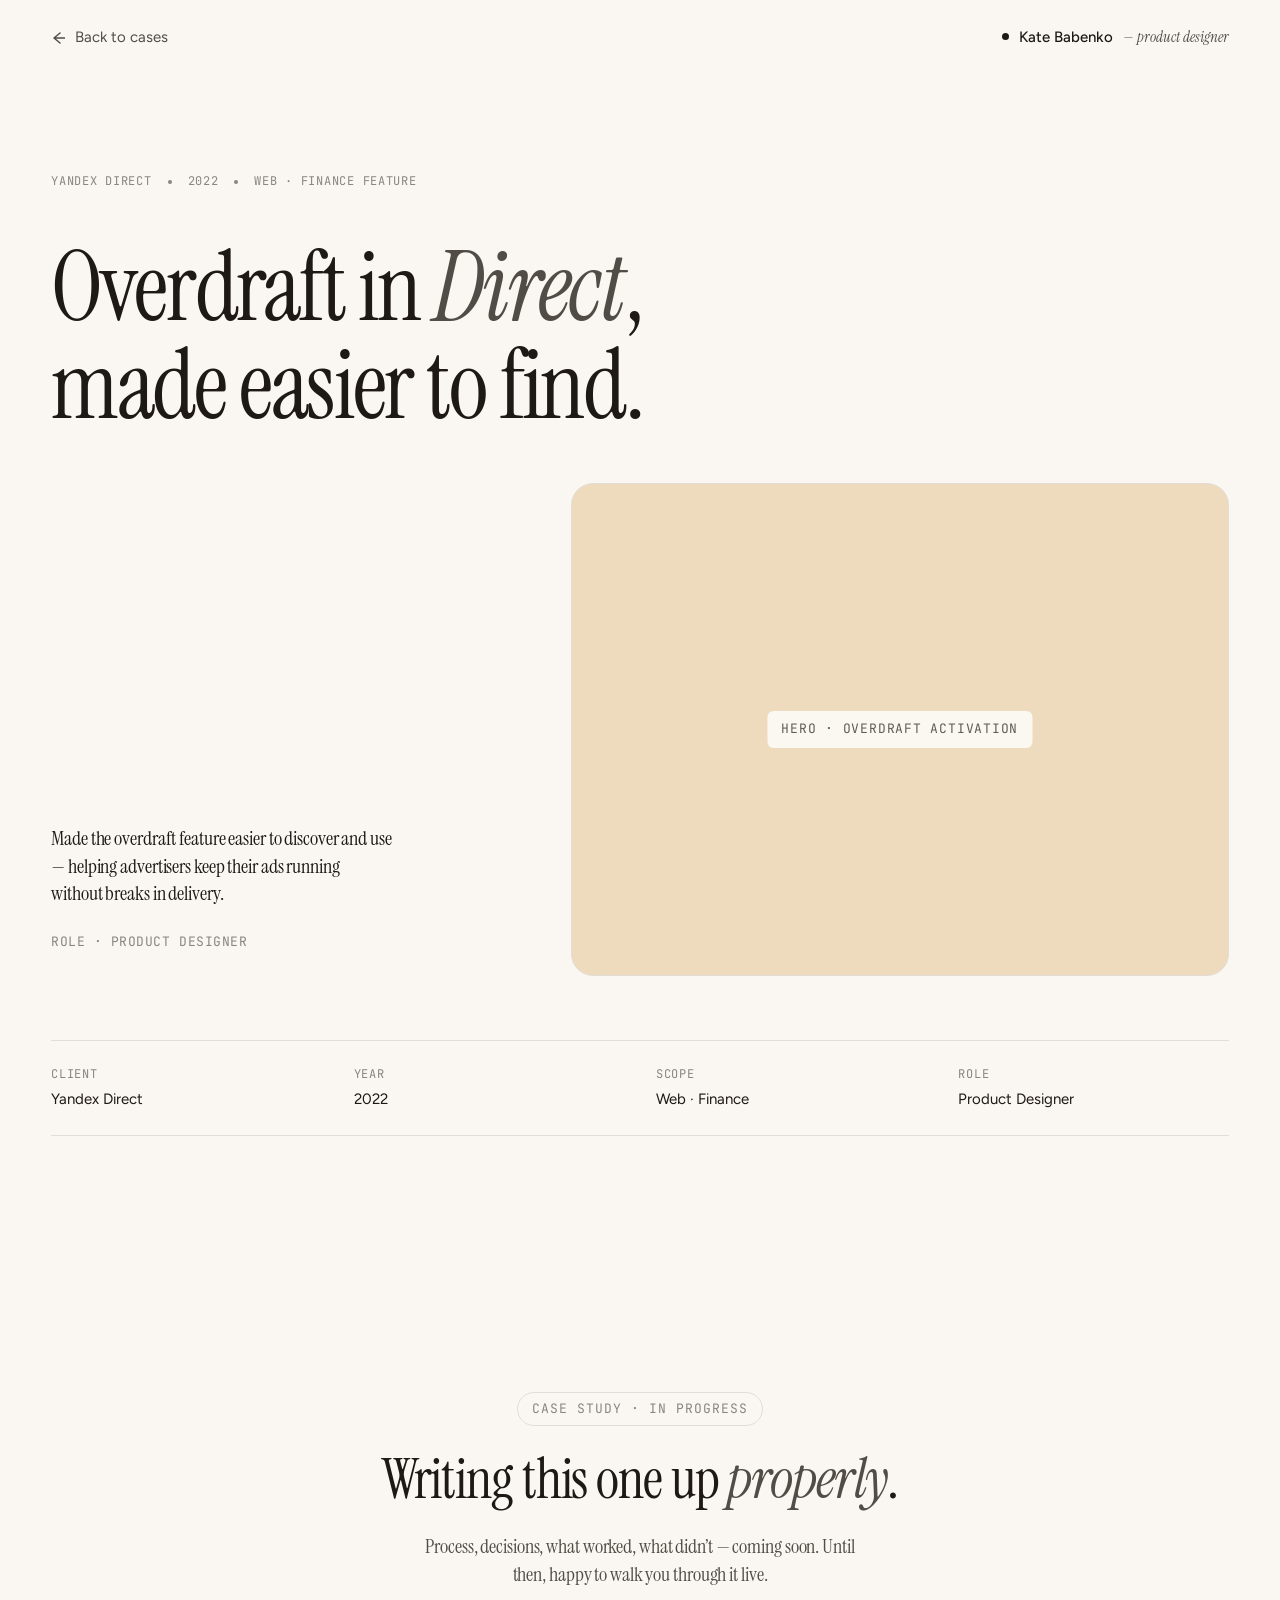
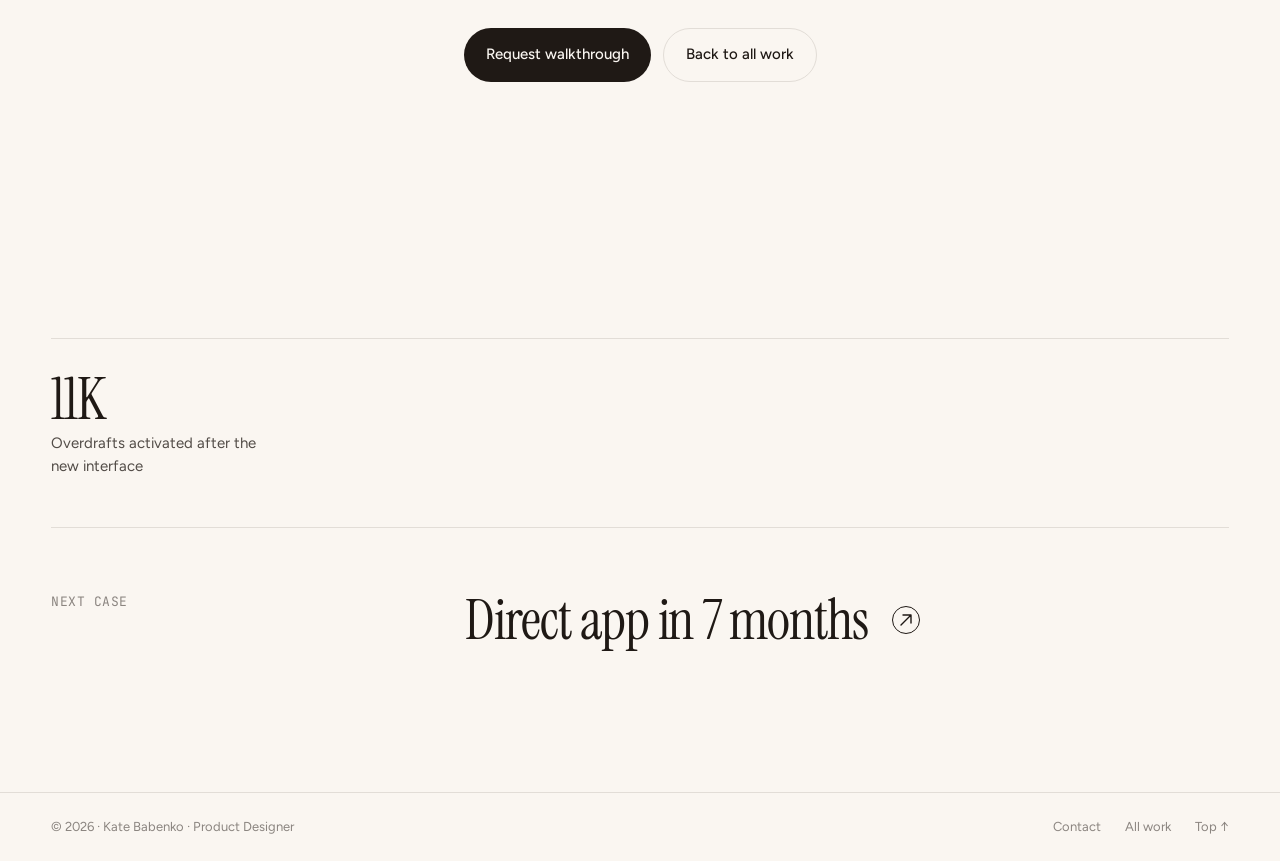
<file: cases/yandex-direct-overdraft.html>
<!doctype html>
<html lang="en">
<head>
<meta charset="utf-8" />
<meta name="viewport" content="width=device-width, initial-scale=1" />
<title>Overdraft in Direct — Kate Babenko</title>
<link rel="stylesheet" href="case.css" />
</head>
<body>

<header class="nav" id="nav">
  <div class="wrap">
    <a class="back-link" href="../Portfolio.html#work">
      <svg width="14" height="14" viewBox="0 0 14 14" fill="none" aria-hidden="true">
        <path d="M9 2 L3 7 L9 12 M3 7 H14" stroke="currentColor" stroke-width="1.5" stroke-linecap="round" stroke-linejoin="round"/>
      </svg>
      Back to cases
    </a>
    <a class="brand" href="../Portfolio.html">
      <span class="dot" aria-hidden="true"></span>
      <b>Kate Babenko</b>
      <span class="role">— product designer</span>
    </a>
  </div>
</header>

<main>

<section class="case-hero">
  <div class="wrap">
    <div class="meta-row t-mono">
      <span>Yandex Direct</span>
      <span class="pip" aria-hidden="true"></span>
      <span>2022</span>
      <span class="pip" aria-hidden="true"></span>
      <span>Web · Finance feature</span>
    </div>

    <h1 class="t-display">
      Overdraft in <em>Direct</em>,<br/>made easier to find.
    </h1>

    <div class="hero-grid">
      <div class="intro">
        <p class="t-lead measure">
          Made the overdraft feature easier to discover and use — helping advertisers keep their ads running without breaks in delivery.
        </p>
        <p class="t-caption">Role · Product Designer</p>
      </div>

      <div class="key-visual tinted sand" role="img" aria-label="Overdraft in Direct cover">
        <span style="position:absolute; left:50%; top:50%; transform:translate(-50%,-50%); font-family:var(--font-mono); font-size:var(--t-caption); letter-spacing:.06em; text-transform:uppercase; color:color-mix(in srgb, var(--ink) 70%, transparent); background:color-mix(in srgb, white 80%, transparent); padding:8px 14px; border-radius:6px;">Hero · Overdraft activation</span>
      </div>
    </div>

    <div class="case-facts">
      <div class="fact"><span class="k">Client</span><span class="v">Yandex Direct</span></div>
      <div class="fact"><span class="k">Year</span><span class="v">2022</span></div>
      <div class="fact"><span class="k">Scope</span><span class="v">Web · Finance</span></div>
      <div class="fact"><span class="k">Role</span><span class="v">Product Designer</span></div>
    </div>
  </div>
</section>

<section class="section">
  <div class="wrap">
    <div class="stub">
      <div class="badge">Case study · in progress</div>
      <h2 class="t-h1">Writing this one up <em>properly</em>.</h2>
      <p class="t-lead measure" style="text-align:center;">
        Process, decisions, what worked, what didn’t — coming soon. Until then, happy to walk you through it live.
      </p>
      <div class="actions">
        <a class="btn" href="mailto:kate.babenko@mail.com">Request walkthrough</a>
        <a class="btn ghost" href="../Portfolio.html#work">Back to all work</a>
      </div>
    </div>
  </div>
</section>

<section class="section tight">
  <div class="wrap">
    <div class="results">
      <div class="result">
        <div class="num">11K</div>
        <div class="lbl">Overdrafts activated after the new interface</div>
      </div>
    </div>
  </div>
</section>

<section class="section tight">
  <div class="wrap">
    <div class="next-nav">
      <div class="label t-caption">Next case</div>
      <a href="yandex-direct-app.html" class="to">
        <span>Direct app in 7 months</span>
        <span class="arrow">
          <svg width="14" height="14" viewBox="0 0 14 14" fill="none" aria-hidden="true">
            <path d="M2 12 L12 2 M4 2 H12 V10" stroke="currentColor" stroke-width="1.4" stroke-linecap="round" stroke-linejoin="round"/>
          </svg>
        </span>
      </a>
    </div>
  </div>
</section>

</main>

<footer class="ft">
  <div class="wrap">
    <div>© 2026 · Kate Babenko · Product Designer</div>
    <div style="display:flex; gap:24px;">
      <a href="../Portfolio.html#contact">Contact</a>
      <a href="../Portfolio.html#work">All work</a>
      <a href="#nav">Top ↑</a>
    </div>
  </div>
</footer>

<script>
  const nav = document.getElementById('nav');
  const onScroll = () => nav.classList.toggle('scrolled', window.scrollY > 6);
  document.addEventListener('scroll', onScroll, { passive: true });
</script>

</body>
</html>
</file>
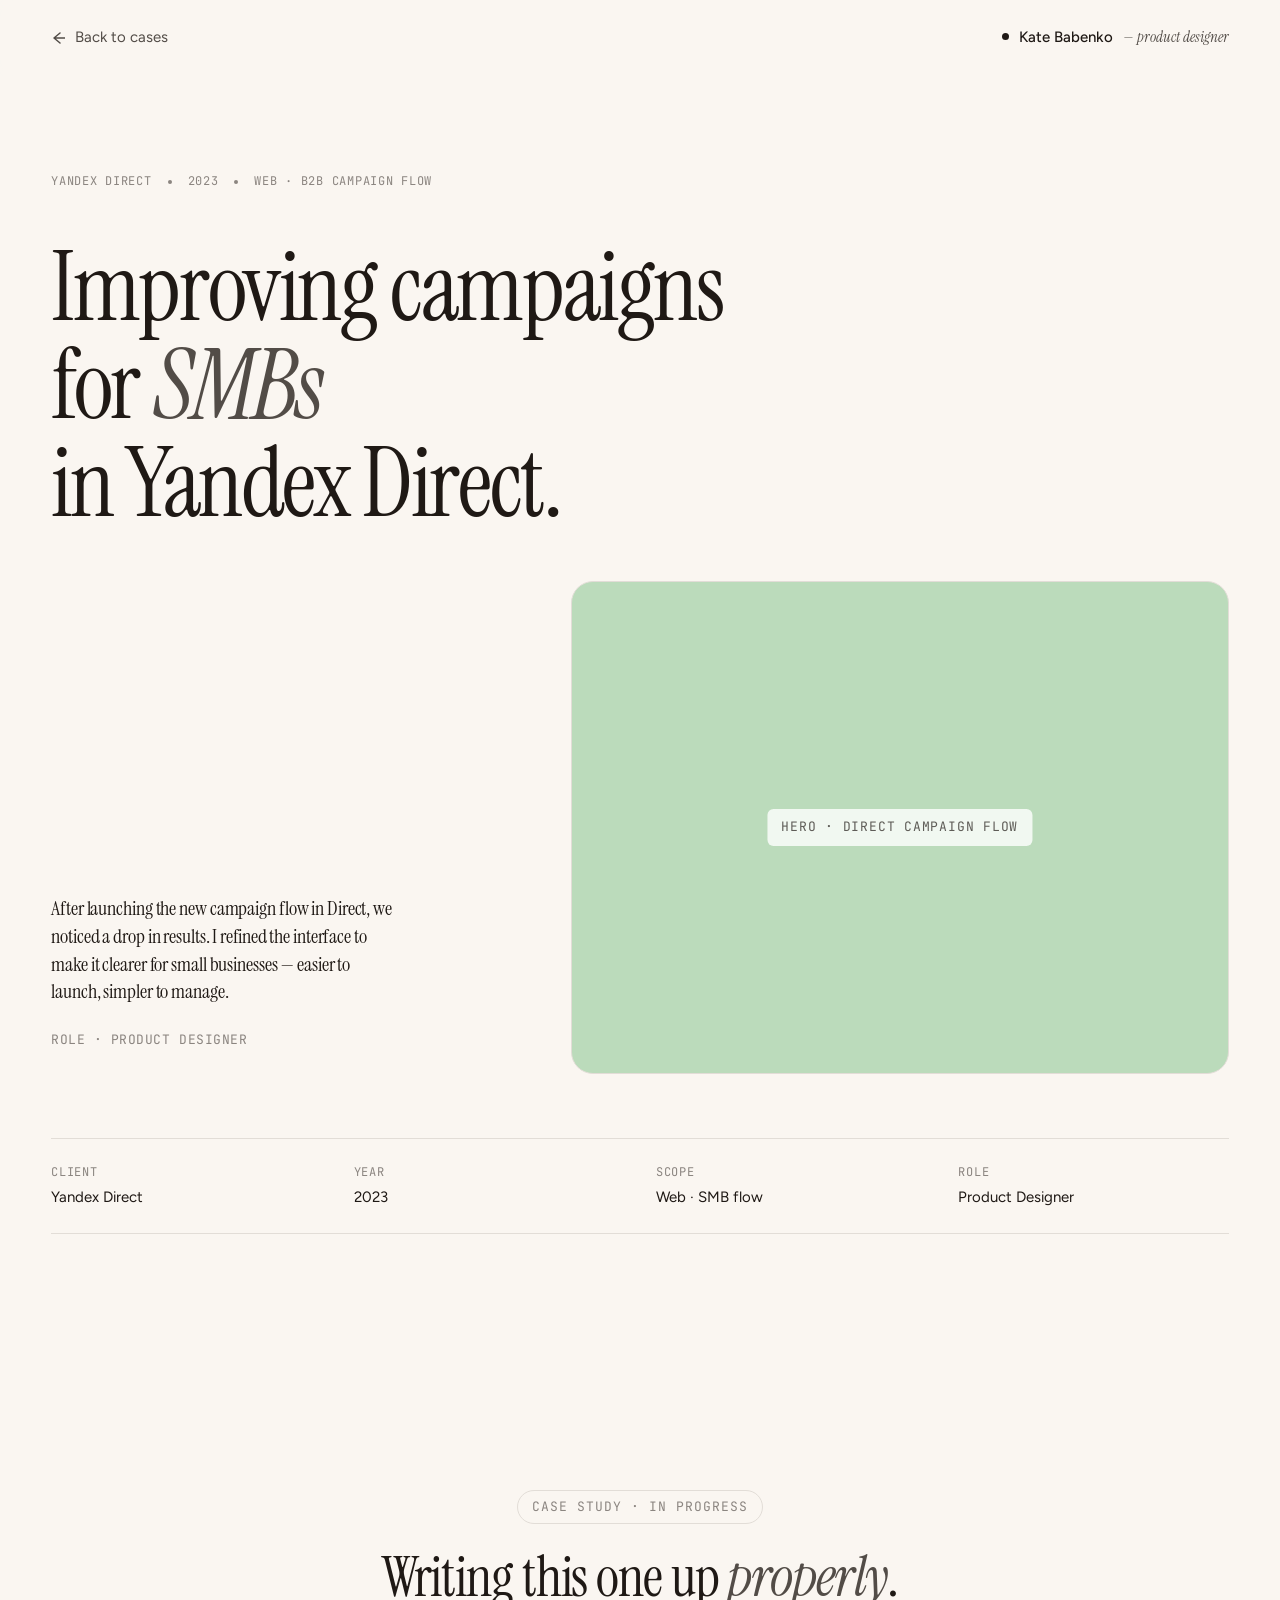
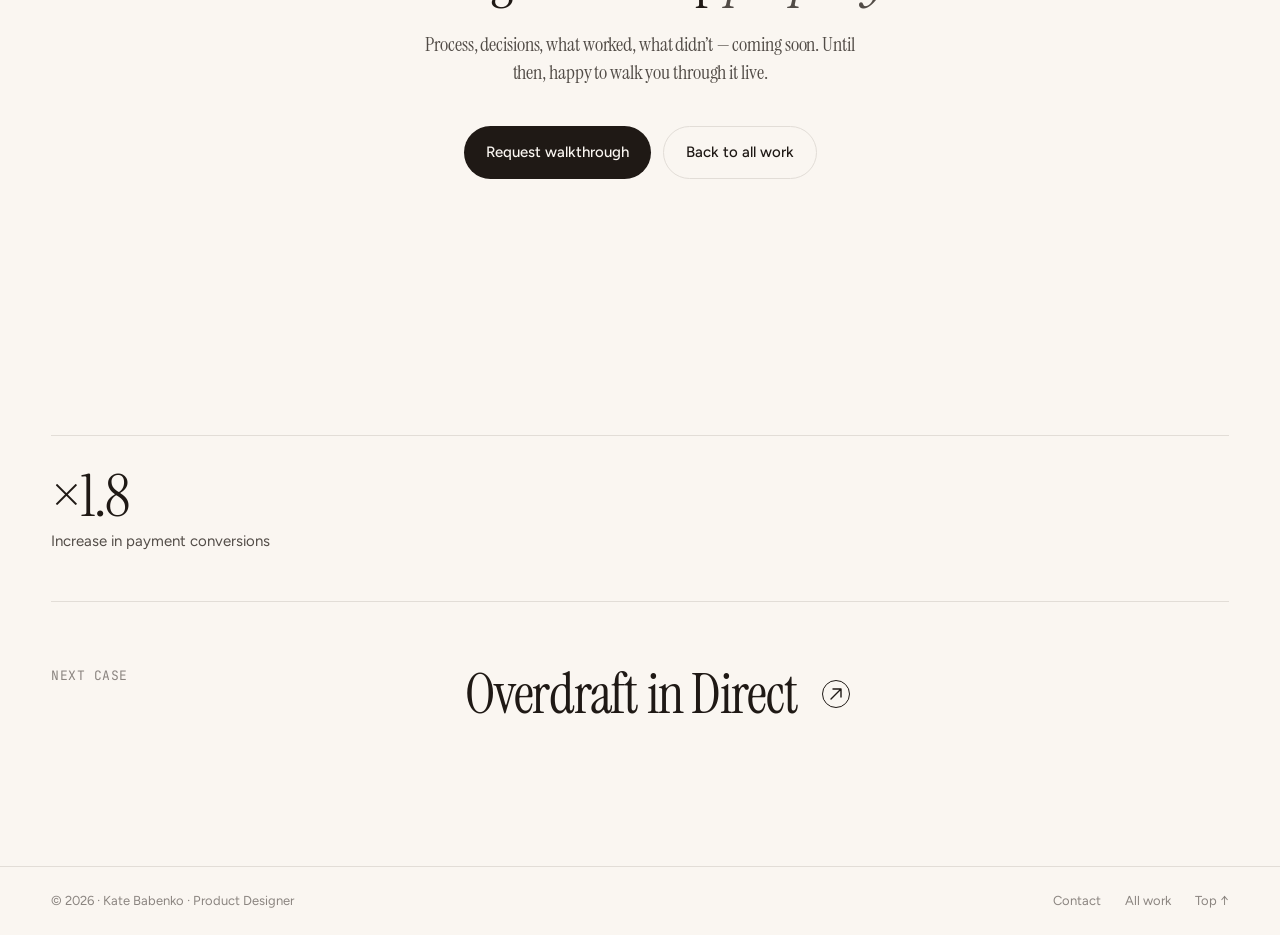
<file: cases/yandex-direct-smb.html>
<!doctype html>
<html lang="en">
<head>
<meta charset="utf-8" />
<meta name="viewport" content="width=device-width, initial-scale=1" />
<title>Improving campaigns for SMBs — Kate Babenko</title>
<link rel="stylesheet" href="case.css" />
</head>
<body>

<header class="nav" id="nav">
  <div class="wrap">
    <a class="back-link" href="../Portfolio.html#work">
      <svg width="14" height="14" viewBox="0 0 14 14" fill="none" aria-hidden="true">
        <path d="M9 2 L3 7 L9 12 M3 7 H14" stroke="currentColor" stroke-width="1.5" stroke-linecap="round" stroke-linejoin="round"/>
      </svg>
      Back to cases
    </a>
    <a class="brand" href="../Portfolio.html">
      <span class="dot" aria-hidden="true"></span>
      <b>Kate Babenko</b>
      <span class="role">— product designer</span>
    </a>
  </div>
</header>

<main>

<section class="case-hero">
  <div class="wrap">
    <div class="meta-row t-mono">
      <span>Yandex Direct</span>
      <span class="pip" aria-hidden="true"></span>
      <span>2023</span>
      <span class="pip" aria-hidden="true"></span>
      <span>Web · B2B campaign flow</span>
    </div>

    <h1 class="t-display">
      Improving campaigns for <em>SMBs</em><br/>in Yandex Direct.
    </h1>

    <div class="hero-grid">
      <div class="intro">
        <p class="t-lead measure">
          After launching the new campaign flow in Direct, we noticed a drop in results. I refined the interface to make it clearer for small businesses — easier to launch, simpler to manage.
        </p>
        <p class="t-caption">Role · Product Designer</p>
      </div>

      <div class="key-visual tinted sage" role="img" aria-label="Improving campaigns for SMBs cover">
        <span style="position:absolute; left:50%; top:50%; transform:translate(-50%,-50%); font-family:var(--font-mono); font-size:var(--t-caption); letter-spacing:.06em; text-transform:uppercase; color:color-mix(in srgb, var(--ink) 70%, transparent); background:color-mix(in srgb, white 80%, transparent); padding:8px 14px; border-radius:6px;">Hero · Direct campaign flow</span>
      </div>
    </div>

    <div class="case-facts">
      <div class="fact"><span class="k">Client</span><span class="v">Yandex Direct</span></div>
      <div class="fact"><span class="k">Year</span><span class="v">2023</span></div>
      <div class="fact"><span class="k">Scope</span><span class="v">Web · SMB flow</span></div>
      <div class="fact"><span class="k">Role</span><span class="v">Product Designer</span></div>
    </div>
  </div>
</section>

<section class="section">
  <div class="wrap">
    <div class="stub">
      <div class="badge">Case study · in progress</div>
      <h2 class="t-h1">Writing this one up <em>properly</em>.</h2>
      <p class="t-lead measure" style="text-align:center;">
        Process, decisions, what worked, what didn’t — coming soon. Until then, happy to walk you through it live.
      </p>
      <div class="actions">
        <a class="btn" href="mailto:kate.babenko@mail.com">Request walkthrough</a>
        <a class="btn ghost" href="../Portfolio.html#work">Back to all work</a>
      </div>
    </div>
  </div>
</section>

<section class="section tight">
  <div class="wrap">
    <div class="results">
      <div class="result">
        <div class="num">×1.8</div>
        <div class="lbl">Increase in payment conversions</div>
      </div>
    </div>
  </div>
</section>

<section class="section tight">
  <div class="wrap">
    <div class="next-nav">
      <div class="label t-caption">Next case</div>
      <a href="yandex-direct-overdraft.html" class="to">
        <span>Overdraft in Direct</span>
        <span class="arrow">
          <svg width="14" height="14" viewBox="0 0 14 14" fill="none" aria-hidden="true">
            <path d="M2 12 L12 2 M4 2 H12 V10" stroke="currentColor" stroke-width="1.4" stroke-linecap="round" stroke-linejoin="round"/>
          </svg>
        </span>
      </a>
    </div>
  </div>
</section>

</main>

<footer class="ft">
  <div class="wrap">
    <div>© 2026 · Kate Babenko · Product Designer</div>
    <div style="display:flex; gap:24px;">
      <a href="../Portfolio.html#contact">Contact</a>
      <a href="../Portfolio.html#work">All work</a>
      <a href="#nav">Top ↑</a>
    </div>
  </div>
</footer>

<script>
  const nav = document.getElementById('nav');
  const onScroll = () => nav.classList.toggle('scrolled', window.scrollY > 6);
  document.addEventListener('scroll', onScroll, { passive: true });
</script>

</body>
</html>
</file>
<file: design-system.css>
/* ============================================================
   DESIGN SYSTEM — single source of truth for color and type.
   Nothing in this file describes a specific section of the site;
   components in styles.css consume these tokens only.

   Source: the Figma UI kit, section "UI Kit" (node 177:37824).
   It defines four text styles and three tag states, and that is the
   whole vocabulary — a component that needs a fifth style is a
   conversation about the kit, not a local override.

   Usage:
     colour  →  color: var(--color-text-secondary);
     type    →  the .type-* utility classes, or the raw
                --font-size-* / --line-height-* / --tracking-* tokens
                inside a component rule.

   Optical scaling: the serif styles are drawn on the kit's 1440px
   artboard and shrink with the viewport below it. Set --type-scale on
   a container to scale every .type-* rule inside it; it defaults to 1.
   ============================================================ */

:root {
  /* ---------- COLOR ----------
     Two fixed anchors — the page background and the heading tone. The
     warm neutral axis runs between them; the Direct blues are the one
     hue allowed off that axis, and they belong to the product. */

  /* Background */
  --color-background-primary: #f3efea; /* locked */

  /* Surfaces */
  --color-surface-primary: #ffffff; /* plates: cards, chips — locked */
  --color-surface-dark: #3a2f2f;

  /* Text */
  --color-text-primary: #4d3f3f; /* headings, primary copy — locked */
  /* The kit draws this at #998E80. Taken back to the darker tone on
     2026-10-04: at #998E80 it read 2.81:1 on the page and failed the
     body threshold; this clears it at 4.48:1. */
  --color-text-secondary: #776b6a; /* body, navigation, metadata */
  /* The kit collapsed secondary and muted into one tone. The alias is
     kept so a future kit can part them again without touching a
     component. */
  --color-text-muted: var(--color-text-secondary);
  --color-text-on-dark: #f6f2ed;

  /* Borders — every rule, underline and border is the ink at 20%, so the
     line takes the colour of whatever it lies on */
  --color-border-default: rgba(77, 63, 63, 0.2);

  /* Accent — active states, links, small details */
  --color-accent-primary: #5f5150;

  /* Direct blues. Two of them: the light pair carries a case metric,
     the deep one carries the product itself and appears once, on the
     "currently working at" tag. */
  --color-accent-brand: #498bff;
  --color-accent-brand-surface: #e1ebfe;
  --color-accent-brand-border: #c7dbff;
  --color-accent-brand-deep: #1247a5;
  /* A fourth blue, one shade brighter, and the only one that carries
     text on the page background — the value in the meta line. */
  --color-accent-brand-bright: #3782ff;
  /* The one colour on the site that belongs to a single hero slide. */
  --color-accent-pink: #ed4a99;

  /* The meta line's own two greys: lighter than body text because it is
     a caption, and lighter still on the rules that only separate. */
  --color-text-meta: #a89c8f;
  --color-text-meta-rule: #d2c8bb;

  /* Status */
  --color-status-positive: #14b61d;

  /* Slider dots — Figma component "Frame 2136139698" (18:46588), two
     variants. Both carry the same white dots; only the pill changes, and
     it changes to stay legible on what it sits on. Three dots make the
     pill 50 × 24: 12 + 6 + 4 + 6 + 4 + 6 + 12. */
  --color-control-pill-on-light: rgba(0, 0, 0, 0.15); /* Variant2 */
  --color-control-pill-on-dark: rgba(255, 255, 255, 0.2); /* Default */
  /* A third pill, for dots that sit on the page rather than on imagery —
     the hero's (Figma component "Frame 2136139699"). */
  --color-control-pill-on-page: rgba(153, 142, 128, 0.6);
  --color-control-dot: rgba(255, 255, 255, 0.5);
  --color-control-dot-active: #ffffff;
  --size-control-dot: 6px;
  --gap-control-dot: 4px;
  --padding-control-pill: 9px 12px;
  --size-control-pill-height: 24px;
  /* 40 above the stage floor at the drawn size, scaling with the stage */
  --offset-control-pill: clamp(12px, 5.33%, 40px);

  /* The stage cursor — Figma frame 172:19127. It used to carry a cool
     near-black of its own; since 2026-10-04 it is the heading tone, so
     the one control that rides over imagery is still written in the
     site's own ink. */
  --color-control-cursor: var(--color-text-primary);
  --color-control-cursor-icon: #ffffff;
  --size-control-cursor: 64px;
  --size-control-cursor-arrow-w: 20px;
  --size-control-cursor-arrow-h: 14px;

  /* Media surfaces — backdrops behind screenshots and avatars.
     Part of the imagery, not of the UI palette; listed here so no
     component carries a raw hex value. */
  --color-stage: #f0ebe4;
  --color-stage-soft: #f6f2ed;
  /* Overdraft's own plate — Figma 217:47736, all four of its frames */
  --color-stage-overdraft: #f3d9c6;
  /* One radius for every desktop screen set into a stage — the videos
     here, the frames in Figma. A phone takes the smaller one. */
  --radius-stage-media: 20px;
  --radius-stage-media-mobile: 12px;
  --color-stage-loyalty: #d7e5ff; /* Loyalty backdrop, from its four frames */
  /* The app's own plate — Figma 230:41143 and the frames on it */
  --color-stage-app: #eee6dc;
  /* Simple campaign's plate — Figma 213:38031. A dusty rose-grey, dark
     enough to hold the edge of a recording that fades from pale blue to
     cream. Not a tint of any other plate on the page. */
  --color-stage-simple: #ded1d1;
  /* The two cases that were not built at Yandex bring their own plates —
     Figma 218:51164 */
  --color-stage-rental: #bda6f0;
  --color-stage-doubleb: #55926f;
  /* The studio's pill, Tag State4. A surface, like the plates above */
  --color-studio-mark: #4d3f3f;
  /* A note written over a frame: its ink, and the hand it is written in.
     A third family, and the only one outside the two the kit names — it
     is part of the imagery, the way a stage colour is, not a UI style. */
  --color-ink-annotation: #768cb7;
  /* The plate a loose screenshot floats on. The shadow under it is not a
     token: that screenshot carries its own, baked into the file. */
  --color-stage-screenshot: #eff2f7;
  --font-family-hand: "Caveat", "Segoe Script", cursive;
  /* The portrait is a cut-out and stands on the page with nothing behind
     it. Only its 40px copy in the bar keeps a plate. */
  --gradient-avatar-plate-nav: linear-gradient(
    180deg,
    rgba(215, 229, 255, 0.2) 0%,
    rgba(0, 60, 171, 0.2) 100%
  );
  --gradient-stage-placeholder: linear-gradient(
    135deg,
    #ede7df 0%,
    #f3efea 45%,
    #f8f5f1 75%,
    #fdfbf9 100%
  );

  /* ---------- TYPEFACES ---------- */

  /* Instrument Serif — narrative: hero statement, section and case titles */
  --font-family-serif: "Instrument Serif", Georgia, "Times New Roman", serif;

  /* Inter — information: body, navigation, tags, metadata, UI labels */
  --font-family-sans: "Inter", -apple-system, BlinkMacSystemFont, "Segoe UI",
    sans-serif;

  /* ---------- FONT WEIGHTS ---------- */

  --font-weight-regular: 400; /* serif only — Instrument Serif has one weight */
  --font-weight-medium: 500; /* every sans style in the kit is Medium */

  /* ---------- TYPE SCALE ----------
     Four styles, named as the kit names them. Two serif, two sans;
     nothing in between, and no third size of either. */

  --type-scale: 1; /* multiplier, overridden on optically scaled blocks */

  /* H1 — hero statement, section titles */
  --font-size-h1: 60px;
  --line-height-h1: 60px;
  --tracking-h1: -0.025em;

  /* H2 — in-page statements, one step under H1 */
  --font-size-h2: 48px;
  --line-height-h2: 56px;
  --tracking-h2: -0.025em;

  /* Body — 18/30, every running sentence on the page */
  --font-size-body: 18px;
  --line-height-body: 30px;
  --tracking-body: -0.01em;

  /* Label — 14/16, navigation, tags, controls */
  --font-size-label: 14px;
  --line-height-label: 16px;
  --tracking-label: -0.01em;

  /* Meta — 12/16 set wide and upper-case. The one style that opens up
     instead of tightening, because it is read as a row of facts rather
     than a sentence. The kit uses it in exactly one place: the line
     above the hero statement (200:94706). */
  --font-size-meta: 12px;
  --line-height-meta: 16px;
  --tracking-meta: 0.1em; /* 1.2px on 12 */

  /* ---------- SEMANTIC TYPE ROLES ----------
     The parts of a project card point at styles from the scale above
     instead of carrying their own numbers. To restyle every card, move
     the role to another style here — never edit a component. */

  /* Project card title — 44/44, its own size.
     It used to be H2. On 2026-09-30 the card (177:26342) moved to 44 set
     solid while the kit's H2 style stayed at 48/56, so the two parted
     and the role has to carry its own numbers until they are one again.
     The tracking is the same −2.5% every serif style uses. */
  --font-size-project-title: 44px;
  --line-height-project-title: 44px;
  --tracking-project-title: -0.025em;

  /* Project card description — Body */
  --font-size-project-description: var(--font-size-body);
  --line-height-project-description: var(--line-height-body);
  --tracking-project-description: var(--tracking-body);

  /* Wordmark — the name in the bar. Instrument Serif italic at a size the
     scale does not carry (200:94692); the 40 line-height is the height of
     the portrait it stands beside. */
  --font-size-brand: 18px;
  --line-height-brand: 40px;

  /* Project tag — Label */
  --font-size-project-tag: var(--font-size-label);
  --line-height-project-tag: var(--line-height-label);
  --tracking-project-tag: var(--tracking-label);

  /* ---------- LAYOUT ----------
     The kit is drawn on a 1440 artboard: sections run 1376 wide inside
     a 32px gutter, and the hero column is narrower than the sections. */

  --width-content: 1376px;
  --width-hero: 1292px;
  --width-hero-title: 856px;
  --width-hero-subtitle: 830px;
  --size-hero-portrait: 280px;
  --page-gutter: clamp(20px, 2.22vw, 32px);

  /* ---------- MOTION ----------
     One curve and four durations for everything that moves on its own:
     the entrance, the reveal on scroll, the lift on hover, the beat
     between siblings. Only opacity and transform are ever animated. */
  --ease-out: cubic-bezier(0.22, 1, 0.36, 1);
  --motion-fast: 280ms; /* a hover, a lift */
  --motion-standard: 650ms; /* a card rising into place */
  --motion-hero: 800ms; /* the headline settling */
  --motion-stagger: 110ms; /* one beat between siblings */

  /* ---------- SPACING ----------
     The project card's text block, from the Figma frame. One set of
     values for every card; nothing here is tuned per project. */

  --space-card-text-inset: 0.5rem; /* 8 — text block against the card */
  --space-card-row-gap: 0.5rem; /* 8 — one gap for the whole caption column */
  --space-card-tags-title: var(--space-card-row-gap);
  --space-card-title-description: var(--space-card-row-gap);

  /* Tags sit closer in the hero than on a card — 4 against 6. Two tokens,
     because it is two decisions, not one value used twice. */
  --space-meta-gap: 0.875rem; /* 14 — between segments of the meta line */
  --space-card-tag-gap: 0.375rem; /* 6 — project card */

  /* The card's media area — Figma 177:26317 */
  --ratio-card-stage: 1344 / 750;

  /* ---------- COMPOSITE TYPE TOKENS ----------
     `font` shorthand, for unscaled contexts. Letter spacing is not
     part of the shorthand — pair with the matching --tracking-* token. */

  --type-h1: var(--font-weight-regular) var(--font-size-h1) /
    var(--line-height-h1) var(--font-family-serif);
  --type-h2: var(--font-weight-regular) var(--font-size-h2) /
    var(--line-height-h2) var(--font-family-serif);
  --type-body: var(--font-weight-medium) var(--font-size-body) /
    var(--line-height-body) var(--font-family-sans);
  --type-label: var(--font-weight-medium) var(--font-size-label) /
    var(--line-height-label) var(--font-family-sans);
  --type-meta: var(--font-weight-medium) var(--font-size-meta) /
    var(--line-height-meta) var(--font-family-sans);
}

/* ---------- TYPE UTILITIES ----------
   Scale-aware versions of the tokens above. These are the styles
   components should reach for; they resolve --type-scale per element. */

.type-h1,
.type-h2 {
  font-family: var(--font-family-serif);
  font-weight: var(--font-weight-regular);
  font-style: normal;
}

.type-body,
.type-label,
.type-meta {
  font-family: var(--font-family-sans);
  font-weight: var(--font-weight-medium);
}

.type-h1 {
  font-size: calc(var(--font-size-h1) * var(--type-scale));
  line-height: calc(var(--line-height-h1) * var(--type-scale));
  letter-spacing: var(--tracking-h1);
}

.type-h2 {
  font-size: calc(var(--font-size-h2) * var(--type-scale));
  line-height: calc(var(--line-height-h2) * var(--type-scale));
  letter-spacing: var(--tracking-h2);
}

/* Body and label are read, not looked at — they keep their nominal size
   at every width and never take --type-scale. */
.type-body {
  font-size: var(--font-size-body);
  line-height: var(--line-height-body);
  letter-spacing: var(--tracking-body);
}

.type-label {
  font-size: var(--font-size-label);
  line-height: var(--line-height-label);
  letter-spacing: var(--tracking-label);
}

.type-meta {
  font-size: var(--font-size-meta);
  line-height: var(--line-height-meta);
  letter-spacing: var(--tracking-meta);
  text-transform: uppercase;
}

/* Italic inside a serif headline keeps the size and line-height of
   its surrounding text — only the style changes. */
.type-h1 em,
.type-h2 em {
  font-family: var(--font-family-serif);
  font-style: italic;
  font-size: inherit;
  line-height: inherit;
  letter-spacing: inherit;
}
</file>
<file: styles.css>
/* ============================================================
   Components. Every colour and every type style here comes from
   design-system.css — no raw hex values, font sizes or weights.
   Design artboard: 1440px (Figma UI kit 177:37824).
   ============================================================ */

:root {
  /* Layout — sections run 1376 wide inside a 32px gutter, the hero
     column is narrower still. Both come from design-system.css. */
  --page-max: var(--width-content);
  --wrap-max: var(--width-content);

  /* The serif is drawn at 1440 and shrinks with the viewport below it,
     so a headline keeps its proportion to the layout at any width. */
  --display-scale: clamp(0.5, 100vw / 1440px, 1);
}

*,
*::before,
*::after {
  box-sizing: border-box;
}

html {
  scroll-behavior: smooth;
}

body {
  margin: 0;
  min-width: 320px;
  background: var(--color-background-primary);
  color: var(--color-text-primary);
  font-family: var(--font-family-sans);
  font-size: var(--font-size-body);
  line-height: var(--line-height-body);
  letter-spacing: var(--tracking-body);
  font-weight: var(--font-weight-medium);
  -webkit-font-smoothing: antialiased;
}

img {
  display: block;
  max-width: 100%;
}

a {
  color: inherit;
  text-decoration: none;
}

ul {
  margin: 0;
  padding: 0;
  list-style: none;
}

em {
  font-style: italic;
}

/* The content column is 1376 inside a 1440 page — so the gutter is what
   is left over, not padding added on top of the column. */
.wrap {
  width: min(100% - 2 * var(--page-gutter), var(--wrap-max));
  margin: 0 auto;
}

/* ——— Header ——— */

/* No fill. The frame carries none — it stands on the hero's own haze —
   and one rule along the bottom, drawn always rather than on scroll.
   The rule is an inset shadow so the bar stays exactly 80 tall.

   With nothing to hide behind, the bar cannot stay put while the page
   moves under it: it scrolls away with the rest. */
header.nav {
  /* Nothing of its own: no plate, no rule. The hero's texture runs up
     under it (hero-pattern draws from the top of the page), and the bar's
     words sit above the texture. */
  position: relative;
  z-index: 2;
  background: transparent;
  box-shadow: none;
}

/* The bar is 80 tall and holds a 40px row — Figma frame 200:94688.
   Three items on space-between: that, and nothing cleverer, is what puts
   the links where the frame puts them. */
header.nav .wrap {
  display: flex;
  align-items: center;
  justify-content: space-between;
  gap: 16px;
  padding-top: 20px;
  padding-bottom: 20px;
}

.brand {
  display: inline-flex;
  align-items: center;
  gap: 12px;
  min-width: 0;
}

/* A 40px window onto the portrait: the cut-out sits on its own plate and
   overhangs the frame, which crops it. The overhang is what makes the
   head read as bigger than the circle. */
.brand__avatar {
  position: relative;
  flex-shrink: 0;
  width: 40px;
  height: 40px;
  overflow: hidden;
  border-radius: 900px;
  background: var(--gradient-avatar-plate-nav);
}

.brand__avatar img {
  position: absolute;
  left: -2.2px;
  top: -0.8px;
  width: 45px;
  height: 45px;
  max-width: none;
}

/* Name/logo is narrative → serif italic at body size. */
.brand__name {
  font-family: var(--font-family-serif);
  font-style: italic;
  font-weight: var(--font-weight-regular);
  font-size: var(--font-size-brand);
  line-height: var(--line-height-brand);
  color: var(--color-text-primary);
  white-space: nowrap;
}

nav.links {
  display: flex;
  gap: 16px;
  align-items: center;
}

nav.links a {
  position: relative;
  display: inline-flex;
  align-items: center;
  gap: 2px;
  font-family: var(--font-family-sans);
  font-weight: var(--font-weight-medium);
  font-size: var(--font-size-label);
  line-height: var(--line-height-label);
  letter-spacing: var(--tracking-label);
  color: var(--color-text-secondary);
  transition: color 0.2s ease;
}

nav.links a:hover {
  color: var(--color-text-primary);
}

/* The mark travels with the link's colour, so hover moves both at once. */
.link__icon {
  flex-shrink: 0;
  width: 16px;
  height: 16px;
}

nav.links a::after {
  content: "";
  position: absolute;
  left: 0;
  right: 0;
  bottom: -2px;
  height: 1px;
  background: var(--color-accent-primary);
  transform: scaleX(0);
  transform-origin: left;
  transition: transform 0.25s ease;
}

nav.links a:hover::after,
nav.links a:focus-visible::after {
  transform: scaleX(1);
}

/* Availability — Figma frame 200:94702, 32 tall, 16 / 8 / 16 across. */
.availability {
  justify-self: end;
  display: inline-flex;
  align-items: center;
  gap: 8px;
  height: 32px;
  padding: 0 16px;
  /* Inside, like every stroke in the kit — a real border would push the
     pill 2px wider than it is drawn. */
  box-shadow: inset 0 0 0 1px var(--color-border-default);
  border-radius: 900px;
  background: var(--color-surface-primary);
  font-family: var(--font-family-sans);
  font-weight: var(--font-weight-medium);
  font-size: var(--font-size-label);
  line-height: var(--line-height-label);
  letter-spacing: var(--tracking-label);
  color: var(--color-text-secondary);
  white-space: nowrap;
}

/* The pill is a way to the contact block: on hover it darkens like the
   links in the bar, and the ring keeps its colour. */
.availability:hover,
.availability:focus-visible {
  color: var(--color-text-primary);
}

.pulse {
  flex-shrink: 0;
  width: 8px;
  height: 8px;
  border-radius: 50%;
  background: var(--color-status-positive);
  box-shadow: 0 0 0 0 var(--color-status-positive);
  animation: pulse 2.2s ease-out infinite;
}

@keyframes pulse {
  0% {
    box-shadow: 0 0 0 0 color-mix(
        in srgb,
        var(--color-status-positive) 55%,
        transparent
      );
  }
  70% {
    box-shadow: 0 0 0 8px
      color-mix(in srgb, var(--color-status-positive) 0%, transparent);
  }
  100% {
    box-shadow: 0 0 0 0
      color-mix(in srgb, var(--color-status-positive) 0%, transparent);
  }
}

/* ——— Hero ———
   One centred column, four parts, fixed gaps (Figma 200:94705 and its
   siblings): portrait → 34 → meta → 16 → statement → 16 → subtitle.
   The 63 above and 125 below are what put the rule under the block at
   862, where the projects section starts.

   Only the serif scales below 1440; the gaps and the portrait hold their
   size, so the block keeps its proportions as the type shrinks. */

.hero {
  /* Only the outer fifths navigate; the middle 56% is left to read and
     click. Everywhere else the slider keeps its default halves. */
  --slider-edge: 0.22;
  position: relative;
  display: flex;
  flex-direction: column;
  align-items: center;
  width: 100%;
  margin: 0 auto;
  /* The gutter lives on the slides, so the viewport runs the full width
     and an edge zone reaches the edge of the screen. */
  padding: 56px 0 82px;
  text-align: center;
  box-sizing: border-box;
}

/* The hero's light. One rectangle, 862 × 683, sitting where the frame
   puts it (310, 118 — of which 80 is the bar above), white under a 500px
   blur. Nothing is clipped and nothing is faded at the section seam: the
   blur's own tail lifts the page by a point or two, exactly as it does in
   the frame, and the rectangle simply stops. */
.hero__glow {
  position: absolute;
  top: 38px;
  left: 50%;
  width: 862px;
  height: 683px;
  /* The frame centres it 21px right of the page's centre */
  transform: translateX(calc(-50% + 21px));
  background: #fff;
  filter: blur(500px);
  pointer-events: none;
}

/* The field of type (hero-pattern.js) lies between the glow and the
   words: under everything that reads, over the light. */
.hero__pattern {
  position: absolute;
  inset: 0;
  z-index: 0;
  pointer-events: none; /* hero-pattern.js lifts its top edge under the bar */
}

.hero .slider__dots {
  position: relative;
  z-index: 1;
}

/* The three slides are stacked in one grid cell, so the tallest sets the
   height once and switching can never move the projects section. */
.hero .hero__viewport {
  position: relative;
  z-index: 1;
  inset: auto;
  display: grid;
  width: 100%;
  overflow: hidden;
  border-radius: 0;
}

.hero .hero__slide {
  position: relative;
  inset: auto;
  grid-area: 1 / 1;
  display: flex;
  flex-direction: column;
  align-items: center;
  padding: 0 var(--page-gutter);
  box-sizing: border-box;
}

/* The middle gets its cursor back — there is nothing to navigate there. */
.hero[data-zone="none"] .hero__viewport {
  cursor: default;
}

/* Dots in flow under the composition, not floating over imagery —
   Figma places them at 757, twenty under the subtitle. */
.hero .slider__dots {
  position: static;
  transform: none;
  margin-top: 56px;
  background: var(--color-control-pill-on-page);
}

/* A cut-out on the page — no plate, no radius, nothing to crop it. The
   source is square, so `cover` fits it exactly rather than trimming. */
.hero__portrait {
  width: var(--size-hero-portrait);
  height: var(--size-hero-portrait);
  flex-shrink: 0;
}

.hero__portrait img {
  width: 100%;
  height: 100%;
  object-fit: cover;
}

/* ——— Hero meta ———
   A row of facts, not a sentence: upper-case, opened up, and broken by
   rules that are lighter than the words they separate. The words are
   written in sentence case and raised by CSS, so a screen reader still
   hears them as words. */

.hero__meta {
  display: flex;
  flex-wrap: wrap;
  justify-content: center;
  align-items: center;
  gap: var(--space-meta-gap);
  margin: 40px 0 0;
  max-width: min(100%, var(--width-hero));
  font-family: var(--font-family-sans);
  font-weight: var(--font-weight-medium);
  font-size: var(--font-size-meta);
  line-height: var(--line-height-meta);
  letter-spacing: var(--tracking-meta);
  text-transform: uppercase;
  color: var(--color-text-meta);
}

/* Tracking belongs to the words; a single glyph would only be pushed
   off its own centre by it. */
.hero__meta-rule {
  letter-spacing: 0;
  color: var(--color-text-meta-rule);
}

/* The last segment is a pair: a label, then a value carrying a mark. The
   label keeps the row's grey, the value takes the slide's accent — the
   one thing in the hero that is allowed to differ per slide. */
.hero__meta-pair {
  display: inline-flex;
  align-items: center;
  gap: 8px;
}

.hero__meta-value {
  display: inline-flex;
  align-items: center;
  gap: 4px;
  /* Blue was how the kit marked "this will be a link". With nowhere to
     link yet, the value keeps the row's grey, and only a slide that sets
     its own accent (the pink one — a colour, not a link) differs. When the
     links exist, set `--hero-accent` back to the brand blue. */
  color: var(--hero-accent, inherit);
}

.hero__meta--pink {
  --hero-accent: var(--color-accent-pink);
}

/* Either a 16px logo or an emoji, so it is sized both ways. */
.hero__meta-mark {
  flex-shrink: 0;
  width: 16px;
  height: 16px;
  font-size: 14px;
  line-height: 16px;
  letter-spacing: 0;
}

/* ——— Tag ———
   Figma component "Tag" (177:38341), three states. They share a height,
   a radius, a border and the label style; only the palette and the
   leading icon change, so a state is a colour decision, never a size. */

.tag {
  /* The ring is drawn inside, as a shadow rather than a border: Figma
     strokes inside the padding box, so a real border would make every tag
     2px wider than it is drawn. */
  --tag-ring: transparent;
  display: inline-flex;
  align-items: center;
  justify-content: center;
  gap: 4px;
  height: 24px;
  padding: 0 12px;
  border-radius: 900px;
  box-shadow: inset 0 0 0 1px var(--tag-ring);
  box-sizing: border-box;
  font-family: var(--font-family-sans);
  font-weight: var(--font-weight-medium);
  font-size: var(--font-size-label);
  line-height: var(--line-height-label);
  letter-spacing: var(--tracking-label);
  white-space: nowrap;
}

/* State 02 — the quiet one, and now the only one the cards use. The kit
   dropped its ring, so there is none here either: the plate alone is the
   whole tag. */
.tag--neutral {
  background: var(--color-background-primary);
  color: var(--color-text-secondary);
}

/* State 01 — the loud one: the product itself, and the only place the
   deep Direct blue appears. The icon sits in the padding it saves. */
.tag--brand {
  --tag-ring: rgba(0, 0, 0, 0.2);
  background: var(--color-accent-brand-deep);
  color: var(--color-surface-primary);
  padding-left: 4px;
}

/* The Yandex mark — a whole 24px tag rather than a chip with an icon in
   it, so it carries no plate and no ring of its own. It opens the row on
   every project that was built at Yandex. */
.tag--mark {
  width: 24px;
  padding: 0;
  background: none;
  box-shadow: none;
  overflow: hidden;
}

.tag--mark img {
  width: 100%;
  height: 100%;
}

/* State4 — the studio's pill. Like `.tag--mark` it says who built the
   thing, but the studio signs with a wordmark rather than a glyph, so it
   keeps the plate and the 12 of padding a chip has. */
.tag--studio {
  background: var(--color-studio-mark);
}

.tag--studio img {
  display: block;
  width: 31px;
  height: 12px;
}

/* State 03 — the blue one. The cards wore it until the kit moved them to
   State 02, so nothing uses it today; it is kept because the kit still
   draws it. Its ring went the same way as State 02's. */
.tag--case {
  background: var(--color-accent-brand-surface);
  color: var(--color-accent-brand);
  font-size: var(--font-size-project-tag);
  line-height: var(--line-height-project-tag);
  letter-spacing: var(--tracking-project-tag);
}

.tag__icon {
  width: 16px;
  height: 16px;
  flex-shrink: 0;
}

/* H1 */
.hero__title {
  --type-scale: var(--display-scale);
  width: 100%;
  max-width: var(--width-hero-title);
  margin: 32px 0 0;
  font-family: var(--font-family-serif);
  font-weight: var(--font-weight-regular);
  font-style: normal;
  font-size: calc(var(--font-size-h1) * var(--type-scale));
  line-height: calc(var(--line-height-h1) * var(--type-scale));
  letter-spacing: var(--tracking-h1);
  color: var(--color-text-primary);
}

.hero__title em {
  font-family: var(--font-family-serif);
  font-style: italic;
  font-size: inherit;
  line-height: inherit;
  letter-spacing: inherit;
}

/* Body */
.hero__subtitle {
  max-width: var(--width-hero-subtitle);
  margin: 16px 0 0;
  font-family: var(--font-family-sans);
  font-weight: var(--font-weight-medium);
  font-size: var(--font-size-body);
  line-height: var(--line-height-body);
  letter-spacing: var(--tracking-body);
  color: var(--color-text-secondary);
}

/* ——— Selected projects ——— */

.projects-intro {
  width: min(100% - 2 * var(--page-gutter), var(--page-max));
  margin: 0 auto;
  /* A long breath after the hero instead of a rule: the texture ends,
     then air, then the projects (hero-pattern experiment) */
  padding-top: clamp(96px, 11vw, 160px);
}

.projects-intro::before {
  content: "";
  display: block;
  width: 100%;
  height: 1px;
  background: var(--color-border-default);
  margin-bottom: 2rem; /* 32 */
}

/* Section title — Display / XL, matching the hero's weight on the page. */
.projects-intro__title {
  --type-scale: var(--display-scale);
  margin: 0;
  font-family: var(--font-family-serif);
  font-weight: var(--font-weight-regular);
  font-style: normal;
  font-size: calc(var(--font-size-h1) * var(--type-scale));
  line-height: calc(var(--line-height-h1) * var(--type-scale));
  letter-spacing: var(--tracking-h1);
  color: var(--color-text-primary);
}

.projects-intro__title em {
  font-style: italic;
  font-size: inherit;
  line-height: inherit;
  letter-spacing: inherit;
}

/* ============================================================
   ProjectCard — the reusable case card.
   Figma: component "Property 1=Default" (node 16:2).
   Canonical markup: components/project-card.html.

   Anatomy, top to bottom, always in this order:
     .project-card                 the white plate
       .project-card__stage        media area, fixed 1696:939
         .slider__viewport         one .slide per frame; dots are built
                                   by slider.js when there are two or more
       .project-card__caption      tags → title → description
         .project-card__tags       .tag.tag--case, wraps
         .project-card__title      Display / L, <em> for the italic words
         .project-card__description  optional — the Figma component keeps
                                   it hidden; drop the element to omit it

   Modifiers, all on __stage:
     --light        pale backdrop, screenshot inset instead of cropped
     --overdraft    brand-blue backdrop, dots clear of a tall frame
     .slider--on-dark  light dots, for dark frames

   Cards differ by their content alone. Nothing below may be repeated
   under a per-project selector.
   ============================================================ */

.project-card {
  display: flex;
  flex-direction: column;
  gap: 1rem; /* 16 */
  width: 100%;
  margin-top: 4rem;
  padding: 1rem; /* 16 */
  border-radius: 2rem; /* 32 */
  background: var(--color-surface-primary);
  overflow: clip;
  box-sizing: border-box;
}

.project-card + .project-card {
  margin-top: 4rem; /* 64 between cards, matches Figma gap */
}

.project-card__stage {
  position: relative;
  width: 100%;
  aspect-ratio: var(--ratio-card-stage);
  border-radius: 1.5rem; /* 24 */
  background: var(--color-stage);
  overflow: hidden;
}

.project-card__ui {
  display: block;
  width: 100%;
  height: 100%;
  object-fit: cover;
  object-position: center;
}

/* ——— Caption ———
   One column, one gap. The gap lives in the tokens, so the spacing holds
   whether or not the card carries a description. */

.project-card__caption {
  padding: 0 var(--space-card-text-inset);
}

.project-card__tags {
  display: flex;
  flex-wrap: wrap; /* tags fall to the next line rather than shrink */
  gap: var(--space-card-tag-gap);
}

/* Case title */
.project-card__title {
  --type-scale: var(--display-scale);
  margin: var(--space-card-tags-title) 0 0;
  font-family: var(--font-family-serif);
  font-weight: var(--font-weight-regular);
  font-style: normal;
  font-size: calc(var(--font-size-project-title) * var(--type-scale));
  line-height: calc(var(--line-height-project-title) * var(--type-scale));
  letter-spacing: var(--tracking-project-title);
  color: var(--color-text-primary);
}

.project-card__title em {
  font-style: italic;
  font-size: inherit;
  line-height: inherit;
  letter-spacing: inherit;
}

/* One line of description on a wide card, two once it narrows */
.project-card__description {
  margin: var(--space-card-title-description) 0 0;
  font-family: var(--font-family-sans);
  font-weight: var(--font-weight-regular);
  font-size: var(--font-size-project-description);
  line-height: var(--line-height-project-description);
  letter-spacing: var(--tracking-project-description);
  color: var(--color-text-secondary);
}

/* ——— Stage variants ——— */

.project-card__stage--light {
  background: var(--color-stage-soft);
}

.project-card__stage--app {
  background: var(--color-stage-app);
  /* So the phone can be sized against the stage, as on overdraft */
  container-type: inline-size;
}

/* ——— The app shot ———
   A photograph with the phone already in it, so there is nothing to
   build here: it is placed, not composed. Bigger than the stage on three
   sides on purpose — the kit lets the frame crop the hand and the arm,
   and only the right edge is flush. Sized in `cqw` so the crop holds as
   the card narrows, and the height comes from the file's own ratio
   rather than a second number that could drift from it. */

.app-media {
  position: absolute;
  height: auto; /* the file's own ratio; a second number here would skew it */
  max-width: none;
}

/* The photograph, bigger than the stage on three sides — the kit lets the
   frame crop the hand and the arm, and only the right edge is flush. */
.app-media--hand {
  /* The new photograph (3850 × 3607) carries the phone in its top-left
     corner: scaled so the phone keeps its 335 width, and shifted so it
     sits where the old one did — the arm runs out through the bottom
     right, the right edge flush as before. */
  left: 30.95cqw; /* 416 of 1344 */
  top: 2.83cqw; /* 38 */
  width: 69.7cqw; /* 937 */
}

/* Section 5 exports its frames already cropped by the slide, with 10 of
   padding around what is left. So each one is placed at its macket
   position less that 10, and the edge it was cut on carries none. */

/* Group 2131329566 at (83, −104): cut at the top, hence top 0 */
.app-media--screens {
  left: 5.432cqw; /* 73 — 83 less the padding */
  top: 0;
  width: 89.286cqw; /* 1200 */
}

/* Two phones, one behind the other — the kit draws both of these frames
   to the same box, 684 × 841 at (330, 76), cut at the bottom only. One
   class, so a third pair would need nothing new here. */
.app-media--pair {
  left: 23.81cqw; /* 320 */
  top: 4.911cqw; /* 66 */
  width: 52.381cqw; /* 704 */
}

.project-card__stage--overdraft {
  /* 32 above the frame, 24 from the frame down to the dots, 32 below them.
     The clamps hold those figures from ~1200px up and shrink in step with
     the stage — it keeps a fixed aspect ratio — on narrower screens. */
  --stage-inset: clamp(14px, 2.7vw, 32px);
  --stage-dots-gap: clamp(10px, 2vw, 24px);
  --stage-dots-offset: clamp(14px, 2.7vw, 32px);
  background: var(--color-stage-overdraft);
  /* So media and notes can be sized against the stage, as on loyalty */
  container-type: inline-size;
}

/* ——— Overdraft media ———
   Every frame here is centred on the stage at the size the kit draws it,
   in `cqw` so it rides the stage as the card narrows. The exports carry
   their own corners and transparency; only the video is a flat rectangle
   and needs a radius of its own. */

.project-card__stage--overdraft .overdraft-media {
  position: absolute;
  top: 50%;
  left: 50%;
  transform: translate(-50%, -50%);
  max-width: none;
}

/* The flow, 1271 × 607 at (39, 41) — centred, like everything else here */
.overdraft-media--video {
  width: 94.568cqw; /* 1271 of 1344 */
  height: 45.164cqw; /* 607 */
  border-radius: var(--radius-stage-media);
  object-fit: cover;
}

/* ——— Simple campaign ———
   A recording of the flow set into the plate the way the kit sets it
   (Figma 213:38031): 1222 × 585 at (62, 50), the bottom margin left
   deeper than the top for the dots. The file is 2040 × 976 — the same
   2.09 ratio, so nothing is cropped. Its corner is the one stage-media
   radius, the same as the overdraft's. */

.project-card__stage--simple {
  background: var(--color-stage-simple);
  container-type: inline-size;
}

.simple-media {
  position: absolute;
  max-width: none;
}

.simple-media--video {
  left: 4.613cqw; /* 62 of 1344 */
  top: 3.72cqw; /* 50 */
  width: 90.923cqw; /* 1222 */
  height: 43.527cqw; /* 585 */
  border-radius: var(--radius-stage-media);
  object-fit: cover;
}

/* Two phones, one hanging off the top edge and one off the bottom — the
   macket crops them on purpose. The export is exactly that cropped view,
   790 × 750 shot at 3x, so it has to bleed to the top and bottom edges of
   the stage. Centre it and the stage clips it the way the frame does. */
.overdraft-media--mobile {
  width: 58.78cqw; /* 790 of 1344; its 790:750 ratio then fills the stage */
  /* The file carries a height attribute; without this it wins */
  height: auto;
}

/* Three onboarding screens, whole — same 3x export, 854 wide. The macket
   hangs them from y 62 rather than centring, which leaves the heavier
   margin under them, clear of the dots. */
.project-card__stage--overdraft .overdraft-media--onboarding {
  width: 63.542cqw; /* 854 */
  /* The file carries a height attribute; without this it wins */
  height: auto;
  top: 4.427cqw; /* 59.5: macket 62 less the export's own ~2.5 of padding */
  transform: translateX(-50%);
}

/* ——— States ———
   One dialog, many states, stacked on the spot and cross-faded. Nothing
   is laid out: every state is absolutely centred, so a taller state can
   never push anything and the stage cannot jump. They differ in height
   because the states themselves do — that breathing is the content, and
   centring keeps it even on both sides. */

.overdraft-states {
  position: absolute;
  inset: 0;
  /* The stack spans the whole frame, but only the state showing is a
     target — pointing anywhere else on the beige is not pointing at the
     dialog, and must not hold the cycle or swallow a click meant for the
     edge zones. */
  pointer-events: none;
}

.overdraft-states img {
  position: absolute;
  top: 50%;
  left: 50%;
  width: 53.571cqw; /* 720 of 1344 */
  height: auto;
  max-width: none;
  transform: translate(-50%, -50%);
  opacity: 0;
  transition: opacity 300ms ease;
  pointer-events: none;
}

/* The one on screen is the hit area the cycle pauses on. It still lets a
   click through to the frame underneath, so paging keeps working here. */
.overdraft-states img[data-current="true"] {
  opacity: 1;
  pointer-events: auto;
}

/* Asked for less motion: the cycle never starts, so the first state
   simply stays — nothing fades under anyone who did not want it to. */
@media (prefers-reduced-motion: reduce) {
  .overdraft-states img {
    transition: none;
  }
}

/* Loyalty — four cut-out frames on one tinted plate. Each export spans
   one whole side of the stage and is transparent around the content, so
   `contain` lands every one of them where its frame draws it: the two
   desktop shots fill the width, the two phone groups fill the height. */
.project-card__stage--loyalty {
  background: var(--color-stage-loyalty);
  /* The Before frame stands on a plate of its own. The colour lives here,
     on the one element that owns the rounded corner, and changes with the
     frame — a second coloured layer inside would show as a hairline of
     this one along the edge, where the two radii fail to meet. */
  transition: background-color var(--slide-duration)
    cubic-bezier(0.22, 1, 0.36, 1);
  /* So a note written over a frame can be sized against the stage. */
  container-type: inline-size;
}

.project-card__stage--loyalty[data-slide="4"] {
  background: var(--color-stage-screenshot);
}

/* ——— Stage note ———
   A handwritten aside pointing at something inside a frame (Figma
   236:43198). Every number is a share of the stage width in `cqw`, so
   the note and its arrow ride the frame instead of drifting off it as
   the card narrows. The note is anchored by its bottom: the arrow
   starts where the writing ends, whatever the text wraps to. */

.stage-note {
  position: absolute;
  width: 17.857cqw; /* 240 — the measure every note is written to */
  margin: 0;
  font-family: var(--font-family-hand);
  font-weight: var(--font-weight-regular);
  font-size: 2.083cqw; /* 28 */
  line-height: 1.786cqw; /* 24 */
  letter-spacing: -0.02em;
  color: var(--stage-note-ink, var(--color-ink-annotation));
}

/* Beside the frame, pointing at one thing inside it */
.stage-note--aside {
  left: 5.655cqw; /* 76 of 1344 */
  top: 27.753cqw; /* 373 — the baseline the arrow leaves from */
  transform: translateY(-100%);
}

/* Over the frame and centred — a label for the whole slide */
.stage-note--label {
  left: 50%;
  top: 4.911cqw; /* 66 */
  transform: translate(-50%, -100%);
  text-align: center;
}

/* The file already carries its own rounded corners and the soft edge
   around them, baked into its pixels. So no radius and no shadow here —
   a CSS corner would cut a second arc across the one in the image — and
   the height follows the file's own ratio rather than cropping it, which
   would slice those corners off. */
.project-card__shot {
  position: absolute;
  left: 50%;
  top: 7.887cqw; /* 106 */
  width: 71.875cqw; /* 966 */
  height: auto;
  transform: translateX(-50%);
}

.stage-note__arrow {
  position: absolute;
  left: 16.927cqw; /* 227.5 — the box plus the stroke it overhangs by */
  top: 29.427cqw; /* 395.5 */
  width: 8.408cqw; /* 113 */
  height: 5.841cqw; /* 78.5 */
}

/* Raw screenshot — inset it instead of cropping */
.project-card__stage--light .project-card__ui,
.project-card__stage--loyalty .project-card__ui,
.project-card__stage--overdraft .project-card__ui {
  object-fit: contain;
}

.project-card__stage--light .project-card__ui {
  padding: clamp(1rem, 2.4vw, 3rem);
}

/* Frames taller than the stage would otherwise run under the dots, so the
   bottom inset reserves the pill's whole band: its offset, its own height
   and the gap above it. The height comes from the component, so a change
   to the pill never leaves a frame sitting on top of it. */
.project-card__stage--overdraft .project-card__ui {
  padding: var(--stage-inset);
  padding-bottom: calc(
    var(--stage-dots-offset) + var(--size-control-pill-height) +
      var(--stage-dots-gap)
  );
}

.project-card__stage--overdraft .slider__dots {
  bottom: var(--stage-dots-offset);
}

/* ——— Slider ———
   Circular, click/swipe driven; dots are built by slider.js. */

.slider {
  /* slider.js reads this to keep its input lock in step with the motion;
     it lives on the slider because the slides' own `transition` is
     rewritten inline while frames wrap. */
  --slide-duration: 520ms;
  position: relative;
}

.slider__viewport {
  position: absolute;
  inset: 0;
  overflow: hidden;
  border-radius: inherit;
  cursor: pointer; /* half the stage back, half forward */
  touch-action: pan-y; /* vertical page scroll stays native */
  -webkit-user-select: none;
  user-select: none;
}

.slider[data-static] .slider__viewport {
  cursor: default;
}

/* ——— Stage cursor ———
   Over a stage with somewhere to turn, the pointer becomes the control:
   the native cursor gives way to a disc that follows it and points at the
   half it would take you to. slider.js builds it only where a fine pointer
   can reach it, and only for two frames or more — so the native cursor is
   never taken away from anyone who would be left without one. */

.slider--has-cursor .slider__viewport {
  cursor: none;
}

.slider__cursor {
  position: absolute;
  top: 0;
  left: 0;
  z-index: 3;
  display: grid;
  place-items: center;
  width: var(--size-control-cursor);
  height: var(--size-control-cursor);
  border-radius: 900px;
  background: var(--color-control-cursor);
  color: var(--color-control-cursor-icon);
  pointer-events: none;
  /* Position and reveal are kept on separate properties: the disc tracks
     the pointer with no easing, while only its entrance is animated. */
  translate: calc(var(--cursor-x, 0px) - 50%) calc(var(--cursor-y, 0px) - 50%);
  scale: 0.6;
  opacity: 0;
  transition: opacity 160ms ease, scale 200ms cubic-bezier(0.22, 1, 0.36, 1);
}

.slider__cursor[data-visible="true"] {
  scale: 1;
  opacity: 1;
}

.slider__cursor svg {
  width: var(--size-control-cursor-arrow-w);
  height: var(--size-control-cursor-arrow-h);
  transition: rotate 260ms cubic-bezier(0.22, 1, 0.36, 1);
}

/* Crossing the middle of the stage turns the arrow round rather than
   swapping it, so the direction reads as one continuous control. */
.slider__cursor[data-direction="prev"] svg {
  rotate: 180deg;
}

/* Opaque by default so a single-frame stage — or a page without JS —
   still shows its image; slider.js fades the off-stage frames out. */
.slide {
  position: absolute;
  inset: 0;
  transition: transform var(--slide-duration) cubic-bezier(0.22, 1, 0.36, 1),
    opacity 320ms cubic-bezier(0.22, 1, 0.36, 1);
  will-change: transform, opacity;
}

.slide--placeholder {
  background: var(--gradient-stage-placeholder);
}

.slide--dark {
  background: linear-gradient(
    160deg,
    color-mix(in srgb, var(--color-surface-dark) 92%, white) 0%,
    var(--color-surface-dark) 60%,
    color-mix(in srgb, var(--color-surface-dark) 82%, black) 100%
  );
}

.slider__dots {
  position: absolute;
  left: 50%;
  bottom: var(--offset-control-pill);
  transform: translateX(-50%);
  z-index: 2;
  display: flex;
  align-items: center;
  gap: var(--gap-control-dot);
  padding: var(--padding-control-pill);
  border-radius: 900px;
  background: var(--color-control-pill-on-light);
}

.slider--on-dark .slider__dots {
  background: var(--color-control-pill-on-dark);
}

.slider__dot {
  display: block;
  width: var(--size-control-dot);
  height: var(--size-control-dot);
  padding: 0;
  border: 0;
  border-radius: 90px;
  background: var(--color-control-dot);
  cursor: pointer;
  transition: background 0.2s ease;
}

.slider__dot[aria-current="true"] {
  background: var(--color-control-dot-active);
}

@media (prefers-reduced-motion: reduce) {
  .slide,
  .slider__cursor,
  .slider__cursor svg {
    transition: none;
  }
}

/* ——— Highlight section ——— */

.highlight {
  width: min(100% - 2 * var(--page-gutter), var(--page-max));
  margin: 0 auto;
  padding: clamp(3.5rem, 6vw, 7rem) 0 0;
  text-align: center;
}

/* Section statement — Display / M */
.highlight__title {
  --type-scale: var(--display-scale);
  margin: 0;
  font-family: var(--font-family-serif);
  font-weight: var(--font-weight-regular);
  font-size: calc(var(--font-size-h2) * var(--type-scale));
  line-height: calc(var(--line-height-h2) * var(--type-scale));
  letter-spacing: var(--tracking-h2);
  color: var(--color-text-primary);
}

.highlight__title em {
  font-style: italic;
  font-size: inherit;
  line-height: inherit;
  letter-spacing: inherit;
}

.highlight .project-card {
  text-align: left;
  margin-top: 2.5rem;
}

/* ——— Other projects ———
   The two cases that were not built at Yandex, closing the page. Figma
   218:51164: a centred heading, then two cards 40 apart — this section
   sets its own rhythm, tighter than the 64 the cards carry by default. */

.other-projects {
  width: min(100% - 2 * var(--page-gutter), var(--page-max));
  margin: 0 auto;
  padding: clamp(3.5rem, 6vw, 6.75rem) 0 0; /* 108 between the sections */
  text-align: center;
}

.other-projects__title {
  --type-scale: var(--display-scale);
  margin: 0;
  font-family: var(--font-family-serif);
  font-weight: var(--font-weight-regular);
  /* The one heading the kit draws at 64 rather than the H1's 60 */
  font-size: calc(64px * var(--type-scale));
  line-height: calc(64px * var(--type-scale));
  letter-spacing: var(--tracking-h1);
  color: var(--color-text-primary);
}

.other-projects__title em {
  font-style: italic;
  font-size: inherit;
  line-height: inherit;
  letter-spacing: inherit;
}

.other-projects .project-card {
  text-align: left;
  margin-top: 2.5rem; /* 40, heading to card and card to card */
}

.project-card__stage--rental {
  background: var(--color-stage-rental);
  container-type: inline-size;
}

.project-card__stage--doubleb {
  background: var(--color-stage-doubleb);
  container-type: inline-size;
}

/* Both frames are one cut-out apiece, placed where the kit places them */
.other-media {
  position: absolute;
  height: auto; /* the file's own ratio */
  max-width: none;
}

.other-media--rental {
  left: 3.199cqw; /* 43 of 1344 */
  top: 4.315cqw; /* 58 */
  width: 93.527cqw; /* 1257 */
}

.other-media--doubleb {
  left: 3.72cqw; /* 50 */
  top: 3.72cqw; /* 50 */
  width: 92.56cqw; /* 1244 */
}

/* ——— Contact ——— */

.contact {
  display: flex;
  align-items: center;
  width: min(100% - 2 * var(--page-gutter), var(--page-max));
  margin: 0 auto;
  padding: 4.5rem 0 3rem; /* 72 from the last card, 48 to the footer rule */
}

/* The portrait, 217 × 253 at 1x, flush against the words (Figma 465:107631) */
.contact__portrait {
  flex: none;
}

.contact__portrait img {
  display: block;
  width: 217px;
  height: 253px;
}

.contact__body {
  min-width: 0;
}

/* Display / XL */
.contact__title {
  --type-scale: var(--display-scale);
  margin: 0;
  font-family: var(--font-family-serif);
  font-weight: var(--font-weight-regular);
  font-style: normal;
  font-size: calc(var(--font-size-h1) * var(--type-scale));
  line-height: calc(var(--line-height-h1) * var(--type-scale));
  letter-spacing: var(--tracking-h1);
  color: var(--color-text-primary);
}

.contact__title em {
  font-style: italic;
  font-size: inherit;
  line-height: inherit;
  letter-spacing: inherit;
}

/* Body / L */
.contact__lead {
  max-width: 62ch;
  margin: 1rem 0 0;
  font-family: var(--font-family-sans);
  font-weight: var(--font-weight-regular);
  font-size: var(--font-size-body);
  line-height: var(--line-height-body);
  letter-spacing: var(--tracking-body);
  color: var(--color-text-secondary);
}

/* Body / M */
.contact__links {
  display: flex;
  flex-wrap: wrap;
  gap: 0.75rem 2rem;
  margin-top: 1.625rem; /* 26, as the kit draws it */
  font-family: var(--font-family-sans);
  font-weight: var(--font-weight-regular);
  font-size: var(--font-size-body);
  line-height: var(--line-height-body);
  color: var(--color-text-primary);
}

.contact__links a {
  border-bottom: 1px solid var(--color-border-default);
  padding-bottom: 2px;
  transition: border-color 0.2s ease, color 0.2s ease;
}

.contact__links a:hover,
.contact__links a:focus-visible {
  color: var(--color-accent-primary);
  border-bottom-color: var(--color-accent-primary);
}

/* ——— Footer ——— */

.footer {
  width: min(100% - 2 * var(--page-gutter), var(--page-max));
  margin: 0 auto;
  padding: 0 0 3rem;
  font-family: var(--font-family-sans);
  font-weight: var(--font-weight-medium);
  font-size: var(--font-size-label);
  line-height: var(--line-height-label);
  letter-spacing: var(--tracking-label);
  color: var(--color-text-muted);
}

.footer__inner {
  display: flex;
  flex-wrap: wrap;
  gap: 0.5rem 1.5rem;
  justify-content: space-between;
  border-top: 1px solid var(--color-border-default);
  padding-top: 1.5rem;
}

/* ——— Responsive ———
   The type shrinks by itself through --display-scale; these rules only
   handle what a narrower page cannot solve by scaling: rows that have
   to wrap, and links that have to step aside. */

@media (max-width: 960px) {
  nav.links .hide-sm {
    display: none;
  }
}

@media (max-width: 720px) {
  .project-card {
    margin-top: 2rem;
    padding: 0.75rem;
    border-radius: 1.25rem;
    gap: 0.75rem;
  }

  .project-card__stage {
    border-radius: 1rem;
  }

  .hero {
    padding-top: 48px;
    padding-bottom: 72px;
  }

  /* The meta line is four segments on one row at full width; here it
     wraps, and the rows need air the single-line gap doesn't give. */
  .hero__meta {
    row-gap: 8px;
  }
}

/* Narrowest: the bar keeps only what a visitor came for — the CV and
   whether she is open to work. */
@media (max-width: 560px) {
  nav.links a:not(.link--external) {
    display: none;
  }
}

/* Below this the name, the link and the pill no longer fit on one line
   and the name would run under the link. It is the first thing to go:
   the portrait still marks home, and the bar has to carry a way out and
   a status before it carries a label. */
@media (max-width: 480px) {
  .brand__name {
    display: none;
  }
}

/* ——— Motion ———
   Calm and brief: things settle into the places they already have.
   Nothing here moves a size, a margin or a breakpoint — only opacity and
   transform, and only once. Durations and the curve live in the tokens. */

/* Entrance. The hero and the bar carry `is-entering` from the markup, so
   the sequence runs without any script: the headline first, the line
   under it a beat later, then the portrait and the meta line, then the
   bar and the dots. Every element gets its own lift through --rise. */
@keyframes rise {
  from {
    opacity: 0;
    transform: translateY(var(--rise, 20px));
  }
  to {
    opacity: 1;
    transform: translateY(0);
  }
}

.hero.is-entering .hero__slide:first-child .hero__title {
  --rise: 20px;
  animation: rise var(--motion-hero) var(--ease-out) both;
}

.hero.is-entering .hero__slide:first-child .hero__subtitle {
  --rise: 12px;
  animation: rise var(--motion-standard) var(--ease-out) 150ms both;
}

.hero.is-entering .hero__slide:first-child .hero__portrait,
.hero.is-entering .hero__slide:first-child .hero__meta {
  --rise: 8px;
  animation: rise var(--motion-standard) var(--ease-out) 240ms both;
}

.hero.is-entering .slider__dots {
  --rise: 6px;
  animation: rise var(--motion-standard) var(--ease-out) 540ms both;
}

header.nav.is-entering .brand,
header.nav.is-entering nav.links,
header.nav.is-entering .availability {
  --rise: 6px;
  animation: rise var(--motion-standard) var(--ease-out) both;
}

header.nav.is-entering .brand {
  animation-delay: 300ms;
}

header.nav.is-entering nav.links {
  animation-delay: 390ms;
}

header.nav.is-entering .availability {
  animation-delay: 480ms;
}

/* Reveal on scroll. Hidden only once the page knows a script will show
   it: the inline check in <head> sets `reveal-pending` on <html> when
   IntersectionObserver exists and motion is wanted, and motion.js lifts
   each card as it comes into view — once, never back. A card that is
   already revealed keeps its place; the hover lift lives on the stage so
   the two never fight over one transform. */
.reveal-pending .project-card {
  opacity: 0;
  transform: translateY(var(--reveal-y, 32px)) scale(0.99);
  transition:
    opacity var(--motion-standard) var(--ease-out),
    transform var(--motion-standard) var(--ease-out);
}

.reveal-pending .project-card.is-revealed {
  opacity: 1;
  transform: none;
}

/* Asked for less motion: everything is simply there. */
@media (prefers-reduced-motion: reduce) {
  .hero.is-entering .hero__slide:first-child .hero__title,
  .hero.is-entering .hero__slide:first-child .hero__subtitle,
  .hero.is-entering .hero__slide:first-child .hero__portrait,
  .hero.is-entering .hero__slide:first-child .hero__meta,
  .hero.is-entering .slider__dots,
  header.nav.is-entering .brand,
  header.nav.is-entering nav.links,
  header.nav.is-entering .availability {
    animation: none;
  }

  .reveal-pending .project-card {
    opacity: 1;
    transform: none;
    transition: none;
  }
}
</file>
<file: mobile.css>
/* ============================================================
   Mobile — the phone layout of the portfolio

   This file holds every rule that exists only on a phone, and nothing
   else does. It is loaded after styles.css, which stays the source of
   truth for colour, type, radius and effect: nothing here defines a token
   or restates a value that is already set. Where a desktop rule is shared,
   a rule below overrides only the property that has to differ — layout,
   size, spacing, behaviour.

   One breakpoint, 767px and under, matches the matchMedia in slider.js
   and marquee.js. Nothing in this file applies above it.
   No inline styles and no `!important`: the overrides win on specificity
   and on coming later, and slider.js clears what it would otherwise leave
   inline.

   Sections, in page order:
     1. Hero          the running meta line
     2. Projects      the cases as a feed of pictures, no words
     3. Contact       the portrait above the words
   ============================================================ */

@media (max-width: 767px) {
  /* ——— 0. Header ———
     Figma 465:107749: the bar is 56 tall and holds a 28px row — the
     portrait at 24 with the name beside it, the way out, and the status
     pill at 28 with 12px type. */
  header.nav .wrap {
    padding-top: 14px;
    padding-bottom: 14px;
  }

  .brand {
    gap: 8px;
  }

  .brand__avatar {
    width: 24px;
    height: 24px;
  }

  .brand__avatar img {
    left: -1.3px;
    top: -0.5px;
    width: 27px;
    height: 27px;
  }

  .brand__name {
    display: inline;
    font-size: 1rem;
    line-height: 1.25rem;
  }

  .availability {
    height: 28px;
    padding: 0 12px;
    font-size: 0.75rem;
    line-height: 1rem;
  }

  .pulse {
    width: 6px;
    height: 6px;
  }

  /* On a phone the bar carries only home and the status: the way to the
     CV lives in the contact block */
  header.nav nav.links {
    display: none;
  }

  /* ——— 0. Motion ———
     The same sequence, with smaller lifts: a phone screen is closer to
     the eye, and the motion must never read as a scroll. */
  .hero.is-entering .hero__slide:first-child .hero__title {
    --rise: 12px;
  }

  .hero.is-entering .hero__slide:first-child .hero__subtitle,
  .hero.is-entering .hero__slide:first-child .hero__portrait,
  .hero.is-entering .hero__slide:first-child .hero__meta {
    --rise: 8px;
  }

  .project-card {
    --reveal-y: 16px;
  }

  /* ——— 1. Hero ——— */

  /* The light is drawn 862 wide, which on a phone reaches past the right
     edge of the screen and makes the whole page wider than the viewport:
     the browser then shrinks everything to fit that width. Here it spans
     the hero instead. Under a 500px blur the difference is invisible, and
     its tail still runs down into the next section as on a desktop. */
  .hero__glow {
    left: 0;
    width: 100%;
    transform: none;
  }

  /* The meta line would wrap to three rows here, so it runs as one.
     marquee.js builds the track and its copy only at this width. */

  .hero__meta {
    flex-wrap: nowrap;
    justify-content: flex-start;
    gap: 0;
    width: 100%;
    max-width: 100%;
    min-width: 0;
    /* The two tracks are far wider than the screen. Without this the row
       reports that width upward and stretches the whole slide with it. */
    contain: inline-size;
    overflow: hidden;
    white-space: nowrap;
    /* Soft edges, so words enter and leave rather than being cut */
    -webkit-mask-image: linear-gradient(
      90deg,
      transparent,
      #000 8%,
      #000 92%,
      transparent
    );
    mask-image: linear-gradient(
      90deg,
      transparent,
      #000 8%,
      #000 92%,
      transparent
    );
  }

  .hero__meta-track {
    display: flex;
    flex: none;
    align-items: center;
    gap: var(--space-meta-gap);
    padding-right: var(--space-meta-gap);
    animation: meta-run 28s linear infinite;
  }

  /* Each copy slides its own width left, and the next is already behind it */
  @keyframes meta-run {
    to {
      transform: translateX(-100%);
    }
  }

  /* Asked for less motion: a wrapped, centred, still row again, and the
     copy that only exists for the loop goes away */
  @media (prefers-reduced-motion: reduce) {
    .hero__meta {
      flex-wrap: wrap;
      justify-content: center;
      overflow: visible;
      white-space: normal;
      -webkit-mask-image: none;
      mask-image: none;
    }

    .hero__meta-track {
      display: contents;
      animation: none;
    }

    .hero__meta-track--copy,
    .hero__meta-rule--loop {
      display: none;
    }
  }

  /* The display at 36 / 40 and the line under it at 16 / 24, 8 apart,
     the words held to 300 (Figma 465:107728) */
  .hero__title {
    font-size: 2.25rem;
    line-height: 2.5rem;
  }

  .hero__subtitle {
    max-width: 300px;
    margin-top: 8px;
    font-size: 1rem;
    line-height: 1.5rem;
  }

  /* The dots sit 38 under the words (Figma 465:107743) */
  .hero .slider__dots {
    margin-top: 38px;
  }

  /* The start of the second block (Figma 465:107710 → 465:107810): the
     rule, 12 down to «Selected projects» at 32 / 40, 24 down to the
     first picture */
  /* The long breath after the hero is a desktop thing: here the second
     block starts as before */
  .projects-intro {
    padding-top: 0;
  }

  .projects-intro::before {
    margin-bottom: 12px;
  }

  .projects-intro__title {
    font-size: 2rem;
    line-height: 2.5rem;
  }

  .projects-intro__title + .project-card {
    margin-top: 1.5rem;
  }

  /* ——— 2. Projects ———
     A carousel inside a plate shrinks every frame to a thumbnail. Here the
     cards give way: no white plate, no stage, no dots, and each frame of a
     case sits full width one under the other, tight to its own picture. A
     frame keeps its own plate colour as a tile — several were drawn to be
     cropped by it. slider.js does not position slides at this width. */

  .project-card,
  .project-card + .project-card,
  .other-projects .project-card {
    margin-top: 1rem; /* the one gap between pictures, 16, heading included */
    padding: 0;
    border-radius: 0;
    background: none;
    gap: 1rem;
  }

  /* No words under the pictures: the feed is the pictures alone */
  .project-card > .project-card__caption {
    display: none;
  }

  /* The stage turns into a plain column */
  .project-card .project-card__stage.slider {
    --tile-bg: var(--color-stage);
    display: flex;
    flex-direction: column;
    gap: 1rem; /* 16, the same as between cases */
    aspect-ratio: auto;
    overflow: visible;
    border-radius: 0;
    background: none;
    container-type: normal;
  }

  /* Each case keeps the plate it has on a desktop — the same tokens. The
     `.project-card` prefix matters: without it these lose to the default
     above on specificity and every tile comes out the page's own beige. */
  .project-card .project-card__stage--loyalty.slider {
    --tile-bg: var(--color-stage-loyalty);
  }

  .project-card .project-card__stage--overdraft.slider {
    --tile-bg: var(--color-stage-overdraft);
  }

  .project-card .project-card__stage--app.slider {
    --tile-bg: var(--color-stage-app);
  }

  .project-card .project-card__stage--simple.slider {
    --tile-bg: var(--color-stage-simple);
  }

  .project-card .slider__viewport {
    display: contents;
  }

  .project-card .slider__dots,
  .project-card .slider__cursor {
    display: none;
  }

  /* One tile per frame */
  .project-card .slide {
    position: relative;
    inset: auto;
    display: block;
    width: 100%;
    transition: none;
    will-change: auto;
    overflow: hidden;
    border-radius: 1rem;
    background: var(--tile-bg);
  }

  /* Every picture and recording in a tile fills it. Their desktop rules
     place them in cqw against a stage that no longer exists. */
  .project-card .slide :is(.project-card__ui, .project-card__shot,
      .overdraft-media, .simple-media, .app-media) {
    position: static;
    display: block;
    width: 100%;
    height: auto;
    max-width: 100%;
    transform: none;
    object-fit: contain;
  }

  /* The recordings keep a corner of their own inside the tile: the phone
     radius, smaller than the desktop one, the same on every screen */
  .project-card .slide :is(.overdraft-media, .simple-media) {
    border-radius: var(--radius-stage-media-mobile);
  }

  /* Every frame keeps a margin of plate around it, as on a desktop, where
     no picture touches the stage's edge. The exceptions below are frames
     the kit draws cut by the stage: where a cut runs, the plate margin is
     dropped on that side so the tile's edge keeps cutting the picture. */
  .project-card .slide,
  .project-card__stage--rental,
  .project-card__stage--doubleb {
    padding: 0.75rem;
  }

  /* Phones hanging off the top and the bottom: plate at the sides only */
  .project-card .slide:has(.overdraft-media--mobile),
  .project-card .slide:has(.app-media--screens),
  .project-card__stage--loyalty .slide:nth-child(2),
  .project-card__stage--loyalty .slide:nth-child(3) {
    padding-top: 0;
    padding-bottom: 0;
  }

  /* The pairs are cut along the bottom alone */
  .project-card .slide:has(.app-media--pair) {
    padding-bottom: 0;
  }

  /* Desktop screens drawn to run off the top: plate at the sides only, so
     the gap beside them is the one every other frame has */
  .project-card__stage--loyalty .slide:nth-child(1),
  .project-card__stage--loyalty .slide:nth-child(4) {
    padding-top: 0;
    padding-bottom: 0;
  }

  /* The photograph crops itself; the plate is part of the picture */
  .project-card .slide:has(.app-media--hand) {
    padding: 0;
  }

  /* Three exports carry a sliver of their own transparent margin at the
     sides (0.6%, 0.9% and 2.8% of their width), which would add to the
     plate's 12 and read as a wider gap. The padding gives that sliver
     back: 12 less the margin at the width the picture ends up at, so the
     visible gap is the same 12 everywhere. */
  .project-card__stage--rental {
    padding-left: calc(0.75rem - 0.006 * (100% - 1.5rem));
    padding-right: calc(0.75rem - 0.0066 * (100% - 1.5rem));
  }

  .project-card__stage--doubleb {
    padding-left: calc(0.75rem - 0.0088 * (100% - 1.5rem));
    padding-right: calc(0.75rem - 0.0093 * (100% - 1.5rem));
  }

  .project-card__stage--loyalty .slide:nth-child(3) {
    padding-left: calc(0.75rem - 0.0299 * (100% - 1.5rem));
    padding-right: calc(0.75rem - 0.0299 * (100% - 1.5rem));
  }

  /* The loose "Before" screenshot and its label stay off the phone */
  .project-card .slide:has(.project-card__shot) {
    display: none;
  }

  /* "And other projects…" is one feed with the cases above it: no heading
     and no section gap of its own, just the same 16 */
  .other-projects {
    padding-top: 0;
  }

  .other-projects__title {
    display: none;
  }

  /* The handwritten aside points at a spot on a frame that is no longer
     laid out the way it was drawn */
  .project-card .stage-note--aside,
  .project-card .stage-note__arrow {
    display: none;
  }

  /* The photograph: the phone and the hand, cut from the big export as a
     square, since the stage that used to crop it is gone */
  .project-card .slide:has(.app-media--hand) {
    aspect-ratio: 1 / 1;
  }

  .project-card .slide .app-media--hand {
    position: absolute;
    width: 150%;
    max-width: none;
    left: 18%;
    top: 2%;
  }

  /* States stay stacked on the spot and cross-faded, in a box of their own
     ratio now that nothing around them fixes the height */
  .project-card .overdraft-states {
    position: relative;
    inset: auto;
    aspect-ratio: 1440 / 1132;
  }

  .project-card .overdraft-states img {
    top: 0;
    left: 0;
    width: 100%;
    transform: none;
  }

  /* Rental and DoubleB are one frame on a plate each: the plate stays, as
     a block, and the picture fills it */
  .project-card__stage--rental,
  .project-card__stage--doubleb {
    aspect-ratio: auto;
    border-radius: 1rem;
  }

  .project-card__stage--rental .other-media,
  .project-card__stage--doubleb .other-media {
    position: static;
    display: block;
    width: 100%;
    max-width: 100%;
    height: auto;
  }

  /* ——— 3. Contact ——— */

  /* Figma 465:107662, the phone frame: one column, 24 from the last
     picture, the portrait at 140 × 163, 24 down to the words, the display
     at 48 / 56 and the body at 16 / 24, links one under another, and 48
     from the last link to the footer rule, as on a desktop. */
  .contact {
    flex-direction: column;
    align-items: flex-start;
    gap: 1.5rem;
    padding: 1.5rem 0 3rem;
  }

  .contact__portrait img {
    width: 140px;
    height: 163px;
  }

  .contact__title {
    font-size: 3rem;
    line-height: 3.5rem;
  }

  .contact__lead {
    margin-top: 0.125rem;
    font-size: 1rem;
    line-height: 1.5rem;
  }

  .contact__links {
    flex-direction: column;
    gap: 1rem;
  }

  .contact__links a {
    font-size: 1rem;
    line-height: 1.5rem;
  }

  /* The footer keeps its one row and sits 24 from the bottom edge */
  .footer {
    padding-bottom: 1.5rem;
  }

  .footer__inner {
    flex-wrap: nowrap;
    gap: 1rem;
  }

  /* One line, whatever the width: the name never breaks, and the role
     sheds its level on a phone (Figma 465:107681 says «Product
     Designer»), then its year on the narrowest screens. */
  .footer__inner > span {
    white-space: nowrap;
  }

  .footer__level {
    display: none;
  }
}

@media (max-width: 359px) {
  .footer__year {
    display: none;
  }
}
</file>
<file: cases/case.css>
/* =========================================================================
   CASE PAGE — DESIGN SYSTEM
   8pt spacing · Editorial type scale · Reusable components
   Designed to read as a continuous extension of Portfolio.html
   ========================================================================= */

@import url("https://fonts.googleapis.com/css2?family=Instrument+Serif:ital@0;1&family=Figtree:wght@300;400;500;600&family=JetBrains+Mono:wght@400;500&display=swap");

/* ---------- TOKENS ---------- */
:root {
  /* spacing — 8pt scale */
  --s-1: 8px;
  --s-2: 16px;
  --s-3: 24px;
  --s-4: 32px;
  --s-5: 48px;
  --s-6: 64px;
  --s-7: 96px;
  --s-8: 128px;
  --s-9: 160px;
  --s-10: 192px;

  /* type scale */
  --t-display: clamp(3rem, 7.5vw, 6.5rem);   /* hero */
  --t-h1:      clamp(2.25rem, 4.4vw, 3.5rem); /* section title */
  --t-h2:      clamp(1.5rem, 2.4vw, 2rem);    /* subhead */
  --t-lead:    clamp(1.1875rem, 1.6vw, 1.5rem); /* lead paragraph */
  --t-body:    1.0625rem;                      /* 17 */
  --t-small:   0.9375rem;                      /* 15 */
  --t-caption: 0.8125rem;                      /* 13 */
  --t-mono:    0.75rem;                        /* 12 */

  /* typography families — match portfolio */
  --font-display: "Instrument Serif", Georgia, serif;
  --font-sans:    "Figtree", ui-sans-serif, system-ui, sans-serif;
  --font-mono:    "JetBrains Mono", ui-monospace, monospace;

  /* colors — match portfolio */
  --bg:      oklch(0.975 0.008 75);
  --bg-elev: oklch(0.985 0.006 75);
  --ink:     oklch(0.22 0.012 60);
  --ink-2:   oklch(0.42 0.012 60);
  --ink-3:   oklch(0.62 0.010 60);
  --rule:    oklch(0.90 0.010 75);

  /* case-tint accents (mirror portfolio palette) */
  --sage:  oklch(0.86 0.055 145);
  --sky:   oklch(0.87 0.050 230);
  --sand:  oklch(0.90 0.045 80);
  --blush: oklch(0.88 0.045 30);
  --lilac: oklch(0.88 0.050 305);

  /* layout */
  --max:        1320px;
  --gutter:     clamp(20px, 4vw, 56px);
  --col-gap:    var(--s-4);
  --content:    900px;       /* readable measure */
  --radius:     14px;
  --radius-lg:  22px;
}

/* ---------- RESET ---------- */
*, *::before, *::after { box-sizing: border-box; }
html, body { margin: 0; padding: 0; }
img { display: block; max-width: 100%; }
button { font: inherit; }
a { color: inherit; text-decoration: none; }
::selection { background: var(--sage); color: var(--ink); }

html {
  /* native, smooth cross-page transition where supported */
  view-transition-name: root;
}

body {
  font-family: var(--font-sans);
  background: var(--bg);
  color: var(--ink);
  font-size: var(--t-body);
  line-height: 1.55;
  -webkit-font-smoothing: antialiased;
  text-rendering: optimizeLegibility;
}

/* ---------- LAYOUT PRIMITIVES ---------- */
.wrap {
  max-width: var(--max);
  margin: 0 auto;
  padding: 0 var(--gutter);
}
.measure { max-width: var(--content); }

/* 12-col grid container for editorial layouts */
.grid {
  display: grid;
  grid-template-columns: repeat(12, 1fr);
  column-gap: var(--col-gap);
  row-gap: var(--s-4);
}
.col-span-3  { grid-column: span 3; }
.col-span-4  { grid-column: span 4; }
.col-span-5  { grid-column: span 5; }
.col-span-6  { grid-column: span 6; }
.col-span-7  { grid-column: span 7; }
.col-span-8  { grid-column: span 8; }
.col-span-9  { grid-column: span 9; }
.col-span-12 { grid-column: span 12; }
.col-start-2 { grid-column-start: 2; }
.col-start-3 { grid-column-start: 3; }
.col-start-4 { grid-column-start: 4; }
.col-start-5 { grid-column-start: 5; }
.col-start-6 { grid-column-start: 6; }

/* ---------- TYPE COMPONENTS ---------- */
.t-display, .case-hero h1 {
  font-family: var(--font-display);
  font-weight: 400;
  font-size: var(--t-display);
  line-height: 1.02;
  letter-spacing: -0.025em;
  margin: 0;
}
.t-display em { font-style: italic; color: var(--ink-2); font-weight: 300; }
.t-display .em { font-style: italic; color: var(--ink-2); font-weight: 300; }

.t-h1, h1.t-h1 {
  font-family: var(--font-display);
  font-weight: 400;
  font-size: var(--t-h1);
  line-height: 1.05;
  letter-spacing: -0.02em;
  margin: 0;
}
.t-h1 em { font-style: italic; color: var(--ink-2); font-weight: 300; }

.t-h2, h2.t-h2, h3.t-h2 {
  font-family: var(--font-display);
  font-weight: 400;
  font-size: var(--t-h2);
  line-height: 1.15;
  letter-spacing: -0.015em;
  margin: 0;
}
.t-h2 em { font-style: italic; color: var(--ink-2); }

.t-lead {
  font-family: var(--font-display);
  font-size: var(--t-lead);
  line-height: 1.35;
  letter-spacing: -0.005em;
  color: var(--ink);
  margin: 0;
}
.t-lead em { font-style: italic; color: var(--ink-2); }

.t-body, p.t-body {
  font-size: var(--t-body);
  line-height: 1.6;
  color: var(--ink-2);
  margin: 0;
  text-wrap: pretty;
}
.t-body b { color: var(--ink); font-weight: 500; }

.t-small {
  font-size: var(--t-small);
  line-height: 1.55;
  color: var(--ink-2);
  margin: 0;
}

.t-caption {
  font-family: var(--font-mono);
  font-size: var(--t-caption);
  letter-spacing: 0.04em;
  text-transform: uppercase;
  color: var(--ink-3);
  margin: 0;
}

.t-mono {
  font-family: var(--font-mono);
  font-size: var(--t-mono);
  letter-spacing: 0.06em;
  text-transform: uppercase;
  color: var(--ink-3);
}

/* ---------- HEADER ---------- */
header.nav {
  position: sticky;
  top: 0;
  z-index: 40;
  background: color-mix(in oklch, var(--bg) 85%, transparent);
  backdrop-filter: saturate(135%) blur(10px);
  -webkit-backdrop-filter: saturate(135%) blur(10px);
  border-bottom: 1px solid transparent;
  transition: border-color .25s;
}
header.nav.scrolled { border-color: var(--rule); }
header.nav .wrap {
  display: flex;
  align-items: center;
  justify-content: space-between;
  padding: 18px var(--gutter);
  gap: var(--s-3);
}
.brand {
  display: inline-flex;
  align-items: baseline;
  gap: 10px;
  font-size: var(--t-small);
}
.brand .dot {
  width: 7px; height: 7px; border-radius: 50%;
  background: var(--ink); transform: translateY(-2px);
  display: inline-block;
}
.brand b { font-weight: 500; }
.brand .role {
  font-family: var(--font-display);
  font-style: italic;
  color: var(--ink-2);
  font-weight: 300;
}
.back-link {
  display: inline-flex;
  align-items: center;
  gap: 10px;
  color: var(--ink-2);
  font-size: var(--t-small);
  padding: 8px 0;
  transition: color .2s, gap .25s;
}
.back-link:hover { color: var(--ink); gap: 14px; }
.back-link svg { transition: transform .25s; }
.back-link:hover svg { transform: translateX(-3px); }

/* ---------- CASE HERO ---------- */
.case-hero {
  padding-top: var(--s-7);
  padding-bottom: var(--s-6);
}
.case-hero .meta-row {
  display: flex;
  align-items: center;
  gap: var(--s-2);
  color: var(--ink-3);
  margin-bottom: var(--s-5);
  flex-wrap: wrap;
}
.case-hero .pip {
  width: 4px; height: 4px; border-radius: 50%;
  background: var(--ink-3); display: inline-block;
}
.case-hero h1 {
  margin: 0 0 var(--s-5);
  max-width: 16ch;
}
.case-hero .hero-grid {
  display: grid;
  grid-template-columns: minmax(0, 1fr) minmax(0, 1.35fr);
  gap: var(--col-gap);
  align-items: end;
}
.case-hero .intro {
  display: flex; flex-direction: column;
  gap: var(--s-3);
  padding-bottom: var(--s-3);
}
.case-hero .intro p { max-width: 38ch; }
.case-hero .key-visual {
  position: relative;
  aspect-ratio: 4 / 3;
  border-radius: var(--radius-lg);
  background: var(--bg-elev);
  border: 1px solid var(--rule);
  overflow: hidden;
  view-transition-name: case-cover;
}
.case-hero .key-visual.tinted.lilac { background: var(--lilac); }
.case-hero .key-visual.tinted.sage  { background: var(--sage); }
.case-hero .key-visual.tinted.sky   { background: var(--sky); }
.case-hero .key-visual.tinted.sand  { background: var(--sand); }
.case-hero .key-visual.tinted.blush { background: var(--blush); }
.case-hero .key-visual img {
  position: absolute; inset: 0;
  width: 100%; height: 100%;
  object-fit: cover;
}
.case-hero .key-visual img.contain {
  object-fit: contain;
  padding: var(--s-4);
}

/* ---------- COVER HERO (full-bleed) ---------- */
.cover-hero {
  position: relative;
  background: var(--sky);
  border-radius: 0;
  overflow: hidden;
  view-transition-name: case-cover;
}
.cover-hero.tint-sky   { background: var(--sky); }
.cover-hero.tint-sage  { background: var(--sage); }
.cover-hero.tint-sand  { background: var(--sand); }
.cover-hero.tint-lilac { background: var(--lilac); }
.cover-hero.tint-blush { background: var(--blush); }
.cover-hero.tint-deep-sage { background: oklch(0.42 0.06 150); color: oklch(0.96 0.012 90); }
.cover-hero.tint-deep-sage .cover-meta,
.cover-hero.tint-deep-sage .cover-eyebrow,
.cover-hero.tint-deep-sage .cover-desc { color: oklch(0.86 0.020 90); }

.cover-hero .cover-inner {
  display: grid;
  grid-template-columns: minmax(0, 1.1fr) minmax(0, 1fr);
  gap: clamp(32px, 4vw, 80px);
  align-items: center;
  min-height: 100vh;
  height: 100vh;
  max-height: 900px;
  padding-top: clamp(80px, 10vh, 120px);
  padding-bottom: clamp(48px, 6vh, 80px);
}
.cover-hero .cover-text {
  display: flex;
  flex-direction: column;
  gap: var(--s-4);
}
.cover-hero .cover-meta {
  display: flex;
  align-items: center;
  gap: var(--s-2);
  font-family: var(--font-mono);
  font-size: var(--t-mono);
  letter-spacing: 0.06em;
  text-transform: uppercase;
  color: oklch(0.32 0.04 150);
  flex-wrap: wrap;
}
.cover-hero .cover-meta .pip {
  width: 4px; height: 4px; border-radius: 50%;
  background: currentColor; display: inline-block; opacity: .55;
}
.cover-hero .cover-eyebrow {
  font-family: var(--font-display);
  font-style: italic;
  font-size: clamp(1.25rem, 1.7vw, 1.5rem);
  color: oklch(0.32 0.04 150);
  margin: 0;
}
.cover-hero h1.cover-title {
  font-family: var(--font-display);
  font-weight: 400;
  font-size: clamp(2.75rem, 5.6vw, 5.25rem);
  line-height: 1.02;
  letter-spacing: -0.025em;
  margin: 0;
  color: oklch(0.18 0.04 155);
  max-width: 14ch;
}
.cover-hero h1.cover-title em { font-style: italic; color: oklch(0.32 0.05 150); font-weight: 300; }
.cover-hero .cover-desc {
  font-size: clamp(1rem, 1.2vw, 1.125rem);
  line-height: 1.55;
  color: oklch(0.30 0.03 150);
  max-width: 44ch;
  margin: 0;
}
.cover-hero .cover-role-row {
  display: flex; align-items: center; gap: var(--s-2);
  margin-top: var(--s-3);
  font-family: var(--font-mono);
  font-size: var(--t-caption);
  letter-spacing: 0.06em;
  text-transform: uppercase;
  color: oklch(0.32 0.04 150);
}
.cover-hero .cover-role-row .pip {
  width: 4px; height: 4px; border-radius: 50%;
  background: currentColor; display: inline-block; opacity: .55;
}

/* visual zone — layered UI composition */
.cover-hero .cover-visual {
  position: relative;
  width: 100%;
  height: 100%;
  min-height: 360px;
}
.cover-hero .stack {
  position: absolute; inset: 0;
}
.cover-hero .ui-card {
  position: absolute;
  border-radius: 24px;
  background: var(--bg-elev);
  box-shadow:
    0 1px 0 rgba(255,255,255,.6) inset,
    0 30px 60px -20px rgba(20, 30, 25, .25),
    0 8px 20px -8px rgba(20, 30, 25, .18);
  overflow: hidden;
  border: 1px solid color-mix(in srgb, white 60%, transparent);
}
.cover-hero .ui-card .ph {
  position: absolute; inset: 0;
  display: grid; place-items: center;
  font-family: var(--font-mono);
  font-size: var(--t-caption);
  letter-spacing: 0.06em;
  text-transform: uppercase;
  color: color-mix(in srgb, var(--ink) 65%, transparent);
  background:
    repeating-linear-gradient(135deg, transparent 0 10px, color-mix(in srgb, var(--ink) 5%, transparent) 10px 11px);
}
.cover-hero .ui-card img {
  position: absolute; inset: 0;
  width: 100%; height: 100%; object-fit: cover;
}

/* phone-shaped card */
.cover-hero .ui-card.phone {
  aspect-ratio: 9 / 19.5;
  border-radius: 36px;
  border: 1px solid color-mix(in srgb, white 70%, transparent);
}

@media (max-width: 960px) {
  .cover-hero .cover-inner {
    grid-template-columns: 1fr;
    min-height: 0;
    height: auto;
    max-height: none;
    padding-top: var(--s-7);
    padding-bottom: var(--s-6);
  }
  .cover-hero .cover-visual { aspect-ratio: 4 / 3; height: auto; min-height: 0; }
}

/* =========================================================================
   EDITORIAL HERO (reusable case-study cover)
   Centered typography over a soft radial-gradient field, with a row of
   product screens beneath. On mobile the screens become a snap carousel.
   ========================================================================= */
.editorial-hero {
  position: relative;
  overflow: hidden;
  isolation: isolate;
  padding-top: clamp(80px, 11vh, 140px);
  padding-bottom: clamp(40px, 6vh, 72px);
  background:
    /* central blue glow — soft, wide, sits behind the screens */
    radial-gradient(85% 65% at 50% 70%, rgba(100, 129, 209, 0.85) 0%, rgba(100, 129, 209, 0.35) 45%, rgba(100, 129, 209, 0) 78%),
    /* base linear field: pale blue → warm off-white */
    linear-gradient(180deg, #D0E3FF 0%, #F6F4EE 100%);
  view-transition-name: case-cover;
}
.editorial-hero.tint-sage {
  background:
    radial-gradient(120% 80% at 50% 35%, oklch(0.94 0.04 150 / 0.85) 0%, transparent 60%),
    radial-gradient(140% 100% at 50% 110%, oklch(0.78 0.10 150 / 0.55) 0%, transparent 65%),
    linear-gradient(180deg, oklch(0.96 0.02 145) 0%, oklch(0.86 0.07 150) 100%);
}
.editorial-hero.tint-sand {
  background:
    radial-gradient(120% 80% at 50% 35%, oklch(0.95 0.04 80 / 0.85) 0%, transparent 60%),
    radial-gradient(140% 100% at 50% 110%, oklch(0.84 0.08 80 / 0.55) 0%, transparent 65%),
    linear-gradient(180deg, oklch(0.97 0.02 80) 0%, oklch(0.88 0.07 80) 100%);
}
.editorial-hero.tint-blush {
  background:
    radial-gradient(120% 80% at 50% 35%, oklch(0.95 0.04 30 / 0.85) 0%, transparent 60%),
    radial-gradient(140% 100% at 50% 110%, oklch(0.82 0.08 30 / 0.55) 0%, transparent 65%),
    linear-gradient(180deg, oklch(0.97 0.02 30) 0%, oklch(0.87 0.07 30) 100%);
}
.editorial-hero.tint-lilac {
  background:
    radial-gradient(120% 80% at 50% 35%, oklch(0.94 0.04 305 / 0.85) 0%, transparent 60%),
    radial-gradient(140% 100% at 50% 110%, oklch(0.78 0.09 305 / 0.55) 0%, transparent 65%),
    linear-gradient(180deg, oklch(0.96 0.02 305) 0%, oklch(0.85 0.07 305) 100%);
}
.editorial-hero .eh-blur {
  position: absolute;
  left: 50%;
  top: 58%;
  transform: translate(-50%, -50%);
  width: clamp(520px, 62vw, 880px);
  aspect-ratio: 1 / 1;
  border-radius: 50%;
  background: radial-gradient(circle at 50% 50%,
    oklch(0.72 0.14 260 / 0.55) 0%,
    oklch(0.78 0.10 250 / 0.30) 38%,
    oklch(0.85 0.06 240 / 0.10) 65%,
    transparent 80%);
  filter: blur(40px);
  pointer-events: none;
  z-index: 0;
}
.editorial-hero .eh-inner {
  position: relative;
  z-index: 1;
  max-width: var(--max);
  margin: 0 auto;
  padding: 0 var(--gutter);
  display: flex;
  flex-direction: column;
  align-items: center;
  gap: clamp(32px, 4.5vh, 56px);
  text-align: center;
}
.editorial-hero .eh-meta {
  font-family: var(--font-mono);
  font-size: var(--t-mono);
  letter-spacing: 0.16em;
  text-transform: uppercase;
  color: oklch(0.30 0.04 255);
  display: inline-flex;
  align-items: center;
  gap: 14px;
  flex-wrap: wrap;
  justify-content: center;
}
.editorial-hero.tint-sage  .eh-meta { color: oklch(0.30 0.04 150); }
.editorial-hero.tint-sand  .eh-meta { color: oklch(0.30 0.04 80); }
.editorial-hero.tint-blush .eh-meta { color: oklch(0.30 0.04 30); }
.editorial-hero.tint-lilac .eh-meta { color: oklch(0.30 0.04 305); }
.editorial-hero .eh-meta .pip {
  width: 3px; height: 3px; border-radius: 50%;
  background: currentColor; opacity: .55;
  display: inline-block;
}
.editorial-hero h1.eh-title {
  font-family: var(--font-display);
  font-weight: 400;
  font-size: clamp(2.4rem, 5.4vw, 5rem);
  line-height: 1.04;
  letter-spacing: -0.022em;
  margin: 0;
  max-width: 18ch;
  color: oklch(0.18 0.03 255);
  text-wrap: balance;
}
.editorial-hero.tint-sage  h1.eh-title { color: oklch(0.20 0.03 150); }
.editorial-hero.tint-sand  h1.eh-title { color: oklch(0.20 0.03 80); }
.editorial-hero.tint-blush h1.eh-title { color: oklch(0.20 0.03 30); }
.editorial-hero.tint-lilac h1.eh-title { color: oklch(0.20 0.03 305); }
.editorial-hero h1.eh-title em {
  font-style: italic;
  color: inherit;
  font-weight: 400;
}
.editorial-hero .eh-desc {
  font-size: clamp(0.95rem, 1.05vw, 1.0625rem);
  line-height: 1.55;
  color: oklch(0.30 0.03 255);
  max-width: 56ch;
  margin: 0 auto;
}
.editorial-hero.tint-sage  .eh-desc { color: oklch(0.30 0.03 150); }
.editorial-hero.tint-sand  .eh-desc { color: oklch(0.30 0.03 80); }
.editorial-hero.tint-blush .eh-desc { color: oklch(0.30 0.03 30); }
.editorial-hero.tint-lilac .eh-desc { color: oklch(0.30 0.03 305); }

/* row of product screens */
.editorial-hero .eh-screens {
  width: 100%;
  display: grid;
  grid-template-columns: repeat(4, minmax(0, 1fr));
  gap: clamp(16px, 1.6vw, 28px);
  align-items: end;
  justify-items: center;
  padding: 0 clamp(0px, 2vw, 24px);
}
.editorial-hero .eh-phone {
  position: relative;
  width: 100%;
  display: flex;
  justify-content: center;
  align-items: flex-end;
  background: transparent;
  border: 0;
  overflow: visible;
  box-shadow: none;
  transform: none !important;
  animation: none !important;
}
.editorial-hero .eh-phone img {
  width: 100%;
  height: auto;
  max-height: clamp(420px, 46vw, 640px);
  object-fit: contain;
  object-position: bottom center;
  display: block;
}
/* slide-1 has a wider canvas (map overflows the device frame),
   so its source aspect ratio is wider. Scale it up so the *device body*
   matches the width of the other 3 screens. */
.editorial-hero .eh-phone.is-wide img {
  width: 132%;
  max-width: 132%;
}

/* mobile: snap carousel */
@media (max-width: 720px) {
  header.nav .brand { display: none; }
  .editorial-hero .eh-screens {
    display: flex;
    grid-template-columns: none;
    overflow-x: auto;
    overflow-y: hidden;
    scroll-snap-type: x mandatory;
    scroll-padding: 0 12vw;
    gap: 14px;
    padding: 8px 12vw 24px;
    margin: 0 calc(-1 * var(--gutter));
    scrollbar-width: none;
    -webkit-overflow-scrolling: touch;
  }
  .editorial-hero .eh-screens::-webkit-scrollbar { display: none; }
  .editorial-hero .eh-phone {
    flex: 0 0 auto;
    scroll-snap-align: center;
  }
  .editorial-hero .eh-phone img {
    height: 70vh;
    max-height: 520px;
  }
}

/* fact strip under hero */
.case-facts {
  display: grid;
  grid-template-columns: repeat(4, 1fr);
  gap: var(--s-2) var(--s-4);
  margin-top: var(--s-6);
  padding: var(--s-3) 0;
  border-top: 1px solid var(--rule);
  border-bottom: 1px solid var(--rule);
}
.case-facts .fact { display: flex; flex-direction: column; gap: 4px; }
.case-facts .fact .k { font-family: var(--font-mono); font-size: var(--t-mono); letter-spacing: 0.06em; text-transform: uppercase; color: var(--ink-3); }
.case-facts .fact .v { font-size: var(--t-small); color: var(--ink); }

/* ---------- SECTION CONTAINER ---------- */
section.section {
  padding: var(--s-7) 0;
}
section.section.tight { padding: var(--s-5) 0; }
section.section + section.section { padding-top: 0; }

.section-head {
  display: grid;
  grid-template-columns: minmax(0, 1fr) minmax(0, 2fr);
  gap: var(--col-gap);
  margin-bottom: 16px;
  align-items: baseline;
  row-gap: 24px;
}
.section-head .label { color: var(--ink-3); }
.section-head .title em { font-style: italic; color: var(--ink-2); }

/* simple two-column text block for context/problem */
.text-block {
  display: grid;
  grid-template-columns: minmax(0, 1fr) minmax(0, 2fr);
  gap: var(--col-gap);
  align-items: start;
}
.text-block .body { display: flex; flex-direction: column; gap: var(--s-3); }
.text-block ul { margin: 0; padding: 0 0 0 1.1em; color: var(--ink-2); }
.text-block ul li { margin: 0 0 6px; }

/* pull quote */
.pull {
  font-family: var(--font-display);
  font-size: clamp(1.75rem, 3.6vw, 2.75rem);
  line-height: 1.15;
  letter-spacing: -0.015em;
  color: var(--ink);
  max-width: 22ch;
  margin: 0;
}
.pull em { font-style: italic; color: var(--ink-2); }

/* ---------- IMAGE BLOCKS (reusable) ---------- */
.figure {
  display: flex;
  flex-direction: column;
  gap: var(--s-2);
}
.figure .frame {
  position: relative;
  border-radius: var(--radius);
  overflow: hidden;
  background: var(--bg-elev);
  border: 1px solid var(--rule);
  aspect-ratio: var(--ratio, 16 / 10);
}
.figure .frame.tinted.lilac { background: var(--lilac); border-color: transparent; }
.figure .frame.tinted.sage  { background: var(--sage);  border-color: transparent; }
.figure .frame.tinted.sky   { background: var(--sky);   border-color: transparent; }
.figure .frame.tinted.sand  { background: var(--sand);  border-color: transparent; }
.figure .frame.tinted.blush { background: var(--blush); border-color: transparent; }
.figure .frame > img,
.figure .frame > .ph {
  position: absolute; inset: 0;
}
.figure .frame > img {
  width: 100%; height: 100%;
  object-fit: cover;
}
.figure .frame > img.contain {
  object-fit: contain; padding: var(--s-3);
}
.figure .frame > .ph {
  display: grid; place-items: center;
  font-family: var(--font-mono);
  font-size: var(--t-caption);
  letter-spacing: 0.06em;
  color: color-mix(in srgb, var(--ink) 65%, transparent);
  text-transform: uppercase;
  background:
    repeating-linear-gradient(135deg, transparent 0 10px, color-mix(in srgb, var(--ink) 5%, transparent) 10px 11px);
}
.figure .caption {
  display: flex;
  justify-content: space-between;
  gap: var(--s-2);
  font-size: var(--t-caption);
  color: var(--ink-3);
}
.figure .caption .num {
  font-family: var(--font-mono);
  letter-spacing: 0.06em;
  text-transform: uppercase;
}
.figure .caption .desc { font-family: var(--font-sans); text-transform: none; letter-spacing: 0; }

/* aspect ratio helpers */
.ratio-21x9  { --ratio: 21 / 9; }
.ratio-16x9  { --ratio: 16 / 9; }
.ratio-16x10 { --ratio: 16 / 10; }
.ratio-4x3   { --ratio: 4 / 3; }
.ratio-1x1   { --ratio: 1 / 1; }
.ratio-3x4   { --ratio: 3 / 4; }
.ratio-9x16  { --ratio: 9 / 16; }

/* full-bleed visual */
.bleed {
  margin-left: calc(50% - 50vw);
  margin-right: calc(50% - 50vw);
  padding-left: var(--gutter);
  padding-right: var(--gutter);
}

/* ---------- PROCESS STEPS ---------- */
.steps { display: flex; flex-direction: column; gap: var(--s-7); }
.step {
  display: grid;
  grid-template-columns: minmax(0, 1fr) minmax(0, 2fr);
  gap: var(--col-gap);
  align-items: start;
}
.step .step-meta {
  position: sticky;
  top: 92px;
  display: flex; flex-direction: column;
  gap: var(--s-2);
}
.step .step-num {
  font-family: var(--font-mono);
  font-size: var(--t-mono);
  letter-spacing: 0.08em;
  text-transform: uppercase;
  color: var(--ink-3);
}
.step .step-title {
  font-family: var(--font-display);
  font-size: var(--t-h2);
  line-height: 1.15;
  letter-spacing: -0.015em;
  margin: 0;
}
.step .step-blurb {
  color: var(--ink-2);
  font-size: var(--t-small);
  max-width: 30ch;
}
.step .step-visuals {
  display: grid;
  grid-template-columns: repeat(12, 1fr);
  gap: var(--col-gap);
  row-gap: var(--s-3);
}
.step .step-visuals > .figure { grid-column: span 12; }
.step .step-visuals > .figure.half { grid-column: span 6; }
.step .step-visuals > .figure.third { grid-column: span 4; }

/* ---------- RESULTS ---------- */
.results {
  display: grid;
  grid-template-columns: repeat(4, 1fr);
  gap: var(--col-gap);
  border-top: 1px solid var(--rule);
  padding-top: var(--s-4);
}
.results .result {
  display: flex; flex-direction: column;
  gap: 4px;
  padding-right: var(--s-3);
}
.results .result .num {
  font-family: var(--font-display);
  font-size: clamp(2.5rem, 4.5vw, 3.75rem);
  line-height: 1;
  letter-spacing: -0.02em;
  color: var(--ink);
}
.results .result .num em { font-style: italic; color: var(--ink-2); font-weight: 300; }
.results .result .lbl { font-size: var(--t-small); color: var(--ink-2); max-width: 22ch; }

/* ---------- REFLECTION ---------- */
.insights {
  display: grid;
  grid-template-columns: repeat(3, 1fr);
  gap: var(--col-gap);
}
.insight { display: flex; flex-direction: column; gap: var(--s-2); }
.insight .num { font-family: var(--font-mono); font-size: var(--t-mono); letter-spacing: 0.08em; text-transform: uppercase; color: var(--ink-3); }
.insight .body { color: var(--ink-2); font-size: var(--t-small); line-height: 1.6; }
.insight .body b { color: var(--ink); font-weight: 500; }

/* ---------- NEXT NAV ---------- */
.next-nav {
  border-top: 1px solid var(--rule);
  padding: var(--s-6) 0 var(--s-7);
  display: grid;
  grid-template-columns: minmax(0, 1fr) minmax(0, 2fr);
  gap: var(--col-gap);
  align-items: end;
}
.next-nav .label { color: var(--ink-3); align-self: start; }
.next-nav .to {
  display: inline-flex;
  align-items: baseline;
  gap: var(--s-3);
  font-family: var(--font-display);
  font-size: clamp(2rem, 4.4vw, 3.5rem);
  line-height: 1;
  letter-spacing: -0.022em;
  color: var(--ink);
  transition: gap .25s;
}
.next-nav .to:hover { gap: var(--s-4); }
.next-nav .to em { font-style: italic; color: var(--ink-2); font-weight: 300; }
.next-nav .to .arrow {
  width: 28px; height: 28px;
  display: inline-grid; place-items: center;
  border: 1px solid var(--ink); border-radius: 50%;
  align-self: center;
  transition: background .2s, color .2s;
}
.next-nav .to:hover .arrow { background: var(--ink); color: var(--bg); }

/* ---------- FOOTER ---------- */
footer.ft {
  border-top: 1px solid var(--rule);
  padding: var(--s-3) 0;
  font-size: var(--t-caption);
  color: var(--ink-3);
}
footer.ft .wrap {
  display: flex; justify-content: space-between; gap: var(--s-2);
  flex-wrap: wrap;
}
footer.ft a:hover { color: var(--ink); }

/* ---------- COMING-SOON STUB ---------- */
.stub {
  padding: var(--s-7) 0 var(--s-9);
  text-align: center;
  display: flex;
  flex-direction: column;
  align-items: center;
  gap: var(--s-3);
}
.stub .badge {
  font-family: var(--font-mono);
  font-size: var(--t-caption);
  letter-spacing: 0.08em;
  text-transform: uppercase;
  color: var(--ink-3);
  border: 1px solid var(--rule);
  padding: 6px 14px;
  border-radius: 999px;
}
.stub h2 { max-width: 22ch; }
.stub p { color: var(--ink-2); max-width: 50ch; margin: 0; }
.stub .actions {
  display: inline-flex; gap: 12px; flex-wrap: wrap; justify-content: center;
  margin-top: var(--s-2);
}
.btn {
  display: inline-flex; align-items: center; gap: 10px;
  padding: 14px 22px;
  border-radius: 999px;
  font-size: var(--t-small);
  font-weight: 500;
  background: var(--ink);
  color: var(--bg);
  transition: background .2s;
}
.btn:hover { background: color-mix(in srgb, var(--ink) 82%, white); }
.btn.ghost {
  background: transparent;
  color: var(--ink);
  border: 1px solid var(--rule);
}
.btn.ghost:hover { background: var(--bg-elev); }

/* ---------- RESPONSIVE ---------- */
@media (max-width: 960px) {
  .case-hero .hero-grid { grid-template-columns: 1fr; }
  .case-facts { grid-template-columns: repeat(2, 1fr); }
  .section-head, .text-block, .step, .next-nav {
    grid-template-columns: 1fr;
  }
  .step .step-meta { position: static; }
  .results { grid-template-columns: repeat(2, 1fr); }
  .insights { grid-template-columns: 1fr; }
  .step .step-visuals > .figure.half,
  .step .step-visuals > .figure.third { grid-column: span 12; }
  .col-span-3, .col-span-4, .col-span-5, .col-span-6,
  .col-span-7, .col-span-8, .col-span-9 { grid-column: span 12; }
  .col-start-2, .col-start-3, .col-start-4, .col-start-5, .col-start-6 { grid-column-start: 1; }
}

/* ---------- VIEW TRANSITIONS (smooth in/out) ---------- */
@media (prefers-reduced-motion: no-preference) {
  ::view-transition-old(root),
  ::view-transition-new(root) {
    animation-duration: 360ms;
    animation-timing-function: cubic-bezier(.2, .7, .2, 1);
  }
  ::view-transition-old(case-cover),
  ::view-transition-new(case-cover) {
    animation-duration: 460ms;
    animation-timing-function: cubic-bezier(.2, .7, .2, 1);
  }
}


/* ============== STAT SPHERES (Context section) ============== */
.stat-spheres {
  margin: 24px 0 0 auto;
  width: 100%;
  display: block;
  text-align: right;
}
.stat-spheres .spheres-svg {
  display: block;
  margin-left: auto;
  width: min(100%, 1000px);
  height: auto;
}
.stat-spheres .spheres-mobile { display: none; }
@media (max-width: 720px) {
  .stat-spheres { text-align: center; margin: 24px auto 0; }
  .stat-spheres .spheres-desktop { display: none; }
  .stat-spheres .spheres-mobile {
    display: block;
    margin: 0 auto;
    width: 100%;
    max-width: 480px;
    height: auto;
  }
}


/* Problem section: title left, label top-right */
.section-head.section-head--reverse {
  grid-template-columns: minmax(0, 2fr) minmax(0, 1fr);
}
.section-head.section-head--reverse .label {
  text-align: right;
}

/* Old screens — 3 phones, no frame, aligned with content grid */
.old-screens {
  margin-top: clamp(48px, 7vw, 96px);
  display: grid;
  grid-template-columns: repeat(3, minmax(0, 1fr));
  gap: var(--col-gap);
  justify-items: stretch;
  align-items: start;
}
.old-screens .old-phone {
  width: 100%;
  display: flex;
  justify-content: center;
}
.old-screens .old-phone img {
  width: 100%;
  height: auto;
  object-fit: contain;
  display: block;
  border: 1px solid rgba(0, 0, 0, 0.08);
  border-radius: 4px;
}
@media (max-width: 720px) {
  .old-screens { grid-template-columns: 1fr; }
}


/* ===== Mobile carousel for old screens (Problem section) ===== */
@media (max-width: 720px) {
  .old-screens {
    display: flex;
    grid-template-columns: none;
    overflow-x: auto;
    overflow-y: hidden;
    scroll-snap-type: x mandatory;
    scroll-padding: 0;
    gap: 0;
    padding: 8px 0 24px;
    margin: clamp(32px, 5vw, 56px) calc(-1 * var(--gutter, 24px)) 0;
    scrollbar-width: none;
    -webkit-overflow-scrolling: touch;
    scroll-behavior: smooth;
  }
  .old-screens::-webkit-scrollbar { display: none; }
  .old-screens .old-phone {
    flex: 0 0 100%;
    width: 100%;
    scroll-snap-align: center;
    scroll-snap-stop: always;
    padding: 0 var(--gutter, 24px);
  }
  .old-screens .old-phone img {
    width: 100%;
    height: auto;
  }

  /* smooth scroll for hero too */
  .editorial-hero .eh-screens { scroll-behavior: smooth; }
}

/* ===== Page-dot indicator (mobile carousels) ===== */
.carousel-dots {
  display: none;
}
@media (max-width: 720px) {
  .carousel-dots {
    display: flex;
    justify-content: center;
    gap: 8px;
    margin-top: -8px;
    padding-bottom: 8px;
  }
  .carousel-dots .dot {
    width: 6px;
    height: 6px;
    border-radius: 50%;
    background: rgba(255, 255, 255, 0.45);
    transition: background .25s ease, transform .25s ease;
  }
  .carousel-dots .dot.is-active {
    background: rgba(255, 255, 255, 0.95);
    transform: scale(1.15);
  }
  /* dark dots when on light background */
  .old-screens + .carousel-dots .dot {
    background: rgba(0, 0, 0, 0.18);
  }
  .old-screens + .carousel-dots .dot.is-active {
    background: rgba(0, 0, 0, 0.7);
  }
}
</file>
